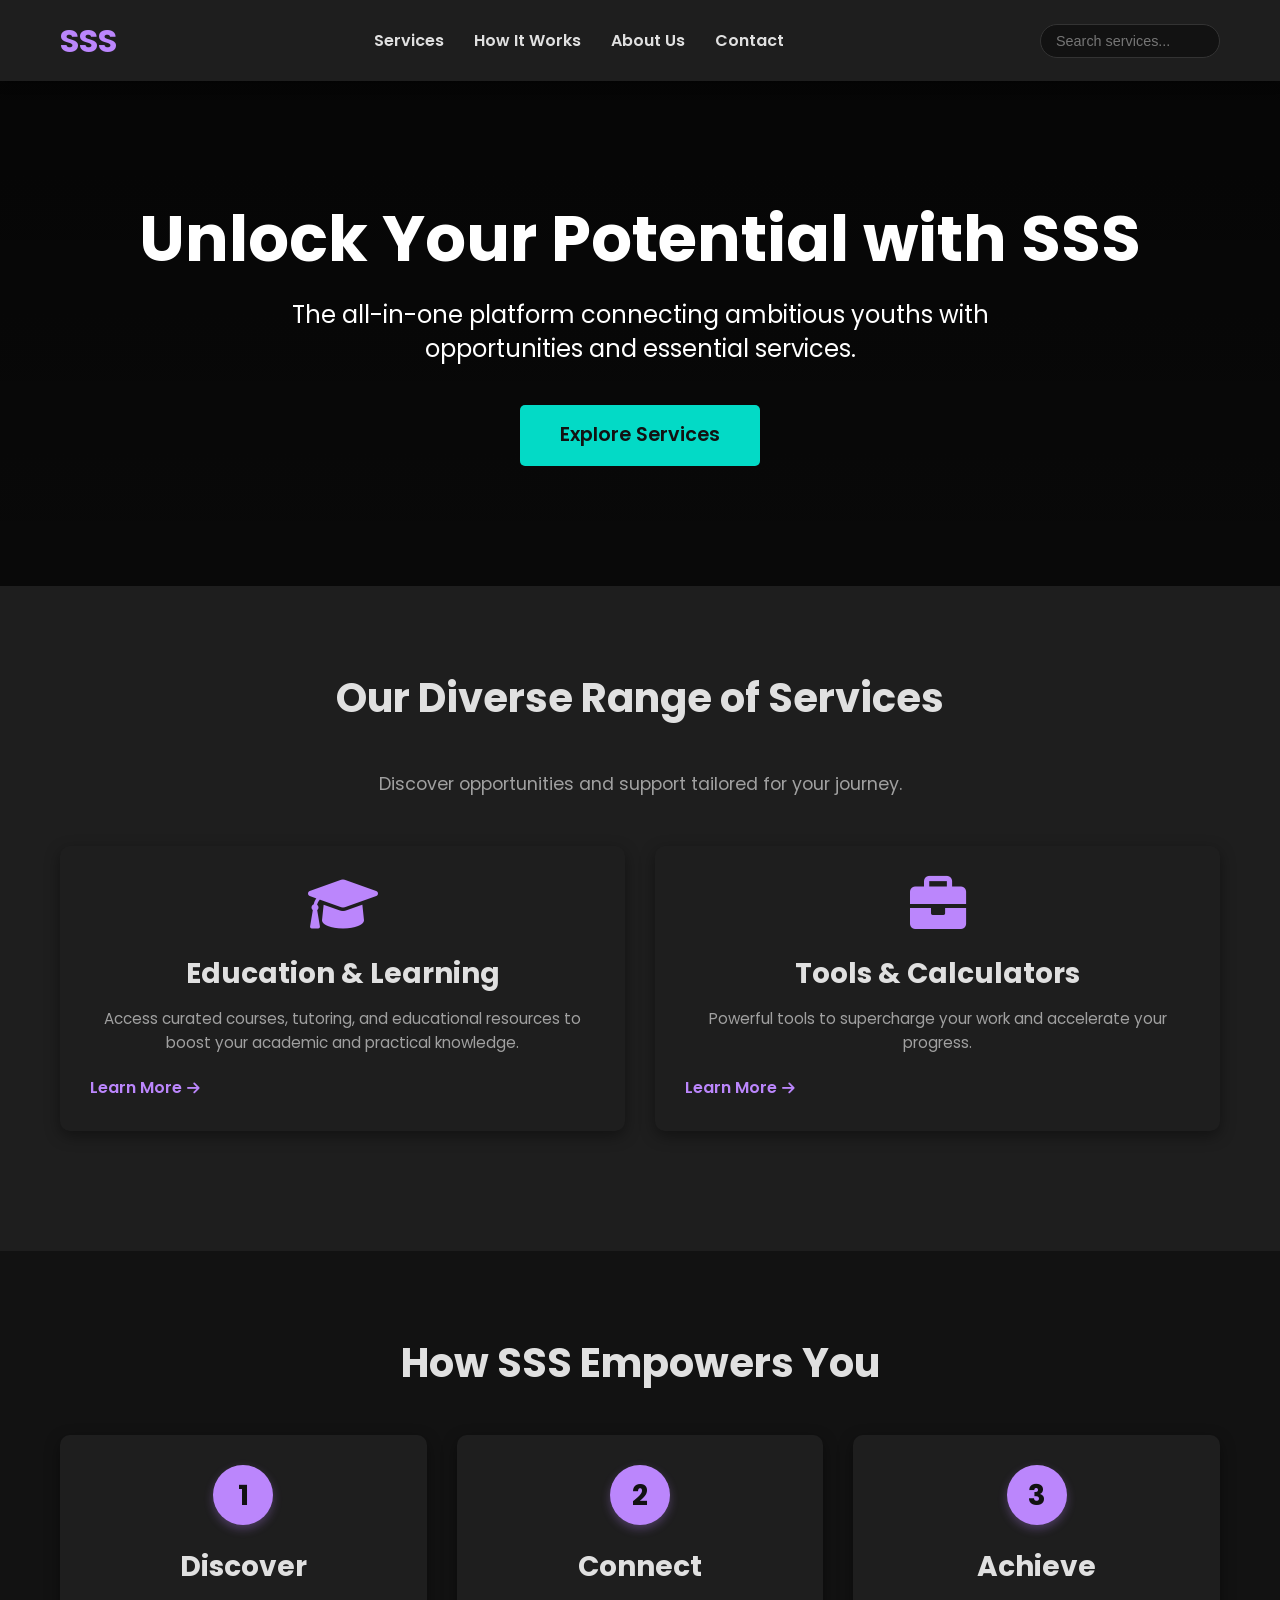
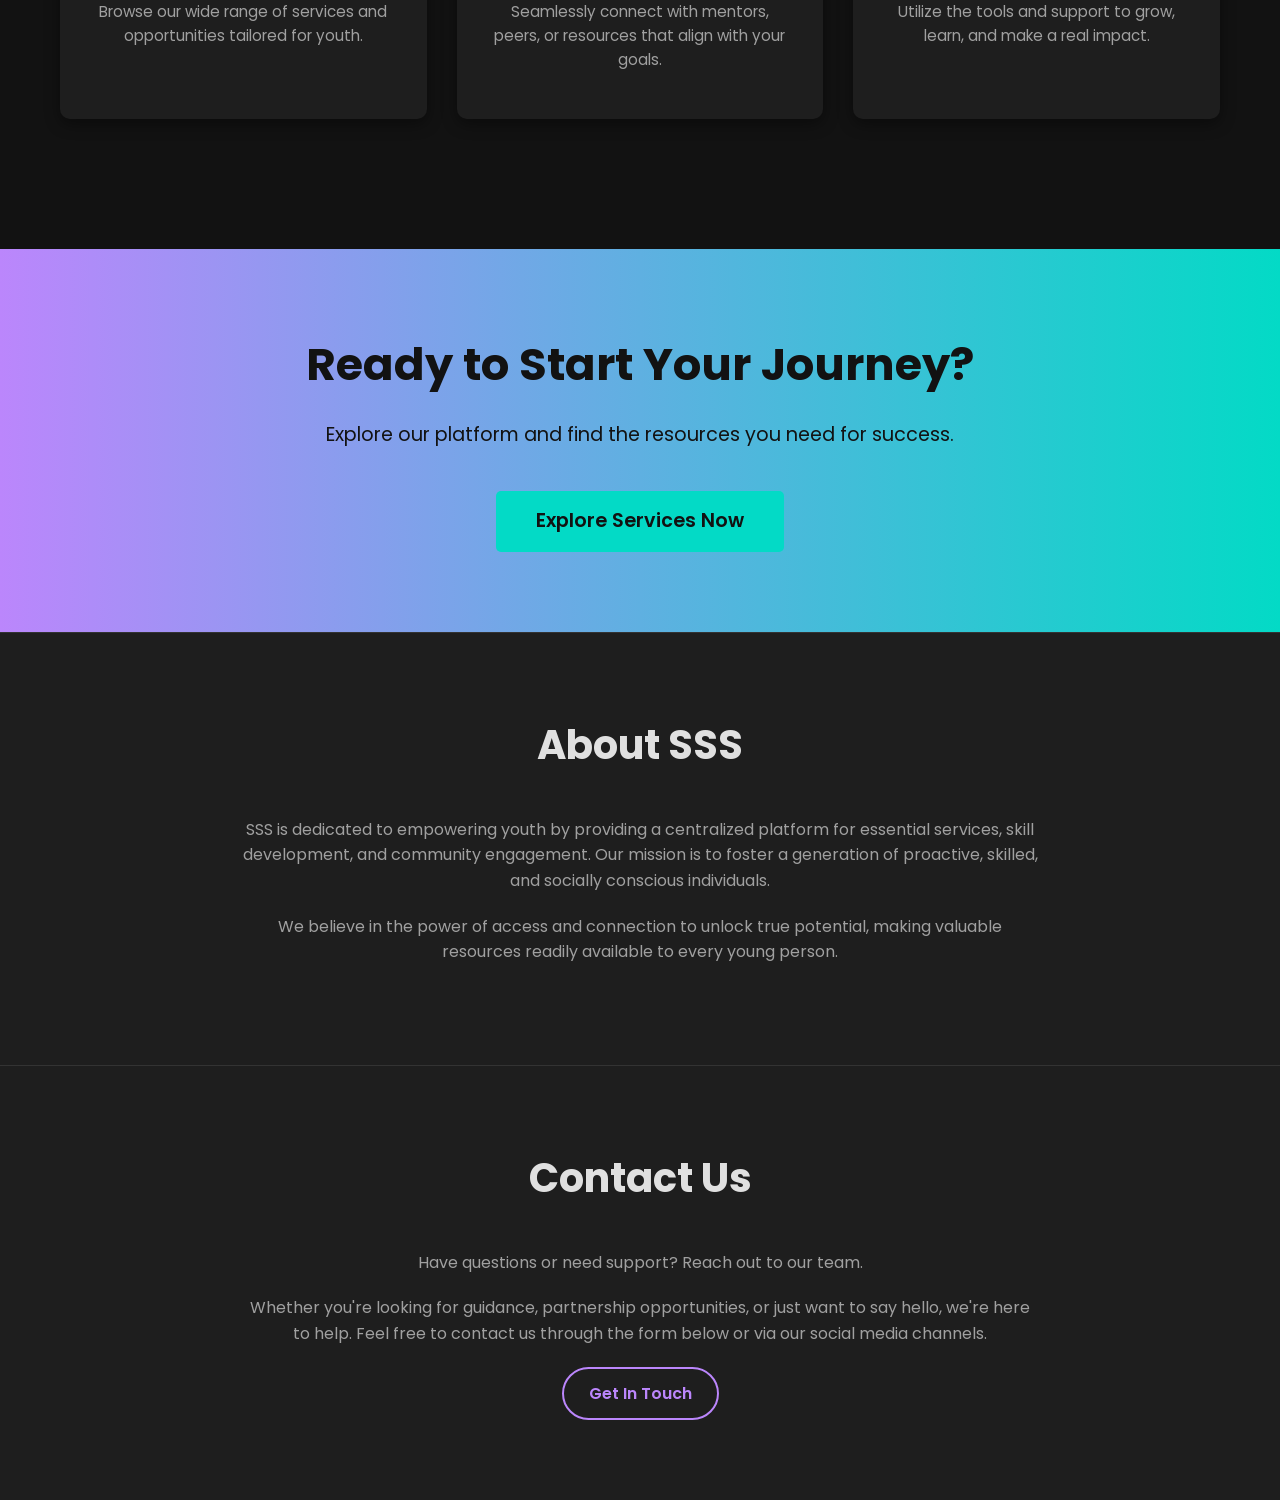
<file: docs/index.html>
<!DOCTYPE html>
<html lang="en">
<head>
    <meta charset="UTF-8">
    <meta name="viewport" content="width=device-width, initial-scale=1.0">
    <title>SSS - Empowering Youth, One Service at a Time</title>
    <link href="https://fonts.googleapis.com/css2?family=Poppins:wght@300;400;600;700&display=swap" rel="stylesheet">
    <link rel="stylesheet" href="https://cdnjs.cloudflare.com/ajax/libs/font-awesome/6.0.0-beta3/css/all.min.css">

<div id="container-0bacbccf37ad1388e724653876b2fac1"></div>
    <style>
        /* Basic Resets & Typography */
        :root {
            /* Dark Theme Colors */
            --primary-color: #bb86fc; /* A vibrant, light purple for accents/interactivity */
            --secondary-color: #03dac6; /* A contrasting teal for secondary accents */
            --background-color: #121212; /* Very dark grey for background */
            --surface-color: #1e1e1e;   /* Slightly lighter dark grey for cards/sections */
            --text-color: #e0e0e0;     /* Light grey for main text */
            --light-text-color: #a0a0a0; /* Muted grey for secondary text */
            --border-color: #333333;    /* Darker grey for borders */
            --shadow-color: rgba(0, 0, 0, 0.4); /* More pronounced shadow on dark background */
            --white-color: #ffffff;    /* Pure white (used sparingly for contrast) */

            --hover-effect: translateY(-3px);
        }

        * {
            margin: 0;
            padding: 0;
            box-sizing: border-box;
        }

        body {
            font-family: 'Poppins', sans-serif;
            line-height: 1.6;
            color: var(--text-color);
            background-color: var(--background-color);
            overflow-x: hidden; /* Prevent horizontal scroll */
        }

        .container {
            max-width: 1200px;
            margin: 0 auto;
            padding: 0 20px;
        }

        a {
            text-decoration: none;
            color: var(--primary-color);
            transition: color 0.3s ease;
        }

        a:hover {
            color: var(--secondary-color);
        }

        ul {
            list-style: none;
        }

        h1, h2, h3 {
            margin-bottom: 1rem;
            font-weight: 700;
        }

        h1 {
            font-size: 3.5rem;
            line-height: 1.2;
            color: var(--white-color); /* Hero title remains white for strong contrast */
        }

        h2 {
            font-size: 2.5rem;
            text-align: center;
            margin-bottom: 2.5rem;
            color: var(--text-color);
        }

        h3 {
            font-size: 1.75rem;
        }

        p {
            margin-bottom: 1rem;
        }

        .section-description {
            text-align: center;
            max-width: 700px;
            margin: 0 auto 3rem auto;
            color: var(--light-text-color);
            font-size: 1.1rem;
        }

        .text-center {
            text-align: center;
        }

        /* Buttons */
        .btn {
            display: inline-block;
            padding: 12px 25px;
            border-radius: 50px;
            font-weight: 600;
            text-align: center;
            transition: all 0.3s ease;
            cursor: pointer;
            border: none;
        }

        .btn-primary {
            background-color: var(--primary-color);
            color: var(--background-color); /* Text should be dark on primary */
        }

        .btn-primary:hover {
            background-color: #a46de5; /* Slightly darker primary on hover */
            color: var(--background-color);
        }

        .btn-secondary {
            background-color: transparent; /* Transparent background */
            color: var(--primary-color);
            border: 2px solid var(--primary-color);
        }

        .btn-secondary:hover {
            background-color: var(--primary-color);
            color: var(--background-color);
        }

        .btn-hero {
            padding: 15px 40px;
            font-size: 1.2rem;
            background-color: var(--secondary-color); /* Use secondary accent for hero */
            color: var(--background-color);
            border-radius: 5px; /* Slightly less rounded for hero */
        }

        .btn-hero:hover {
            background-color: #02c3b0; /* Darker secondary on hover */
            color: var(--background-color);
        }

        /* Header */
        .main-header {
            background-color: var(--surface-color); /* Dark surface for header */
            padding: 15px 0;
            box-shadow: 0 2px 10px var(--shadow-color);
            position: sticky;
            top: 0;
            z-index: 1000;
        }

        .main-header .container {
            display: flex;
            justify-content: space-between;
            align-items: center;
            flex-wrap: wrap; /* Allow wrapping for mobile */
        }

        .logo {
            font-size: 2rem;
            font-weight: 700;
            color: var(--primary-color);
        }

        .main-nav ul {
            display: flex;
            gap: 30px;
        }

        .main-nav a {
            color: var(--text-color);
            font-weight: 600;
            padding: 5px 0;
            position: relative;
        }

        .main-nav a::after {
            content: '';
            position: absolute;
            left: 0;
            bottom: -5px;
            width: 0;
            height: 2px;
            background-color: var(--primary-color);
            transition: width 0.3s ease;
        }

        .main-nav a:hover::after {
            width: 100%;
        }

        .header-actions {
            display: flex;
            align-items: center;
            gap: 15px;
        }

        .header-actions input[type="search"] {
            padding: 8px 15px;
            border: 1px solid var(--border-color);
            border-radius: 50px;
            font-size: 0.9rem;
            width: 180px;
            background-color: var(--background-color); /* Dark input background */
            color: var(--text-color); /* Light text color */
            transition: width 0.3s ease;
        }

        .header-actions input[type="search"]:focus {
            width: 220px;
            outline: none;
            border-color: var(--primary-color);
        }

        .menu-toggle {
            display: none; /* Hidden on desktop */
            background: none;
            border: none;
            font-size: 1.8rem;
            color: var(--text-color);
            cursor: pointer;
        }

        /* Hero Section */
        .hero-section {
            /* Using darker gradient for dark theme */
            background: linear-gradient(rgba(0, 0, 0, 0.7), rgba(0, 0, 0, 0.5)), url('https://via.placeholder.com/1600x800/212121/e0e0e0?text=Empower+Youth') no-repeat center center/cover;
            color: var(--white-color);
            text-align: center;
            padding: 120px 20px;
            min-height: 500px;
            display: flex;
            align-items: center;
            justify-content: center;
        }

        .hero-section h1 {
            font-size: 4rem;
            margin-bottom: 20px;
        }

        .hero-section .tagline {
            font-size: 1.5rem;
            max-width: 800px;
            margin: 0 auto 40px auto;
            line-height: 1.4;
        }

        /* General Section Styling */
        section {
            padding: 80px 0;
        }

        section:nth-child(even) {
            background-color: var(--surface-color); /* Use surface color for alternating sections */
        }

        /* Services Overview */
        .services-overview .service-grid {
            display: grid;
            grid-template-columns: repeat(auto-fit, minmax(300px, 1fr));
            gap: 30px;
            margin-bottom: 40px;
        }

        .service-card {
            background-color: var(--surface-color); /* Card background */
            padding: 30px;
            border-radius: 10px;
            box-shadow: 0 5px 15px var(--shadow-color);
            text-align: center;
            transition: transform 0.3s ease, box-shadow 0.3s ease;
            display: flex;
            flex-direction: column;
            justify-content: space-between;
        }

        .service-card:hover {
            transform: var(--hover-effect);
            box-shadow: 0 8px 20px rgba(0, 0, 0, 0.6); /* Darker shadow on hover */
        }

        .service-icon {
            font-size: 3.5rem;
            color: var(--primary-color); /* Icons use primary color */
            margin-bottom: 20px;
        }

        .service-card h3 {
            margin-bottom: 10px;
            color: var(--text-color);
        }

        .service-card p {
            color: var(--light-text-color);
            font-size: 0.95rem;
            flex-grow: 1; /* Allows paragraphs to take equal space */
            margin-bottom: 20px;
        }

        .service-card .learn-more {
            font-weight: 600;
            display: inline-flex;
            align-items: center;
            gap: 5px;
        }

        .service-card .learn-more i {
            font-size: 0.9em;
            transition: transform 0.3s ease;
        }

        .service-card .learn-more:hover i {
            transform: translateX(5px);
        }

        .service-card.coming-soon {
            opacity: 0.7;
            background-color: #2a2a2a; /* Slightly different dark background for coming soon */
            position: relative;
            overflow: hidden;
        }

        .service-card.coming-soon .status {
            position: absolute;
            top: 15px;
            right: 15px;
            background-color: var(--light-text-color); /* Muted status color */
            color: var(--background-color);
            padding: 5px 10px;
            border-radius: 5px;
            font-size: 0.8rem;
            font-weight: 600;
        }

        .service-card.coming-soon .service-icon {
            color: var(--light-text-color); /* Muted icon for coming soon */
        }

        .service-card.coming-soon .learn-more {
            pointer-events: none; /* Disable click */
            opacity: 0.5;
        }


        /* How It Works */
        .how-it-works .steps-grid {
            display: grid;
            grid-template-columns: repeat(auto-fit, minmax(280px, 1fr));
            gap: 30px;
            margin-top: 2rem;
        }

        .step-card {
            background-color: var(--surface-color); /* Card background */
            padding: 30px;
            border-radius: 10px;
            box-shadow: 0 5px 15px var(--shadow-color);
            text-align: center;
            transition: transform 0.3s ease;
        }

        .step-card:hover {
            transform: var(--hover-effect);
        }

        .step-number {
            width: 60px;
            height: 60px;
            background-color: var(--primary-color);
            color: var(--background-color); /* Number text is dark on primary */
            border-radius: 50%;
            display: flex;
            justify-content: center;
            align-items: center;
            font-size: 1.8rem;
            font-weight: 700;
            margin: 0 auto 20px auto;
            box-shadow: 0 4px 10px rgba(187, 134, 252, 0.3); /* Shadow based on primary color */
        }

        .step-card h3 {
            color: var(--text-color);
            margin-bottom: 10px;
        }

        .step-card p {
            color: var(--light-text-color);
            font-size: 0.95rem;
        }

        /* Call to Action Banner */
        .call-to-action-banner {
            /* Gradient blend with primary and secondary accents */
            background: linear-gradient(to right, var(--primary-color), var(--secondary-color));
            color: var(--background-color); /* Text is dark on bright gradient */
            text-align: center;
            padding: 80px 20px;
            margin-top: 50px;
        }

        .call-to-action-banner h2 {
            color: var(--background-color); /* Headings are dark for contrast */
            font-size: 2.8rem;
            margin-bottom: 20px;
        }

        .call-to-action-banner p {
            font-size: 1.2rem;
            max-width: 700px;
            margin: 0 auto 40px auto;
        }

        /* Placeholder Sections */
        .placeholder-section {
            padding: 80px 0;
            text-align: center;
            background-color: var(--surface-color); /* Use surface color for sections */
            border-top: 1px solid var(--border-color);
        }

        .placeholder-section h2 {
            color: var(--text-color);
        }

        .placeholder-section p {
            max-width: 800px;
            margin: 0 auto 20px auto;
            color: var(--light-text-color);
        }

        /* Footer */
        .main-footer {
            background-color: var(--background-color); /* Dark background for footer */
            color: var(--light-text-color);
            padding: 60px 0 20px 0;
            font-size: 0.9rem;
            border-top: 1px solid var(--border-color);
        }

        .main-footer .footer-links {
            display: grid;
            grid-template-columns: repeat(auto-fit, minmax(200px, 1fr));
            gap: 30px;
            margin-bottom: 40px;
        }

        .footer-col h4 {
            font-size: 1.1rem;
            margin-bottom: 20px;
            color: var(--primary-color); /* Footer headings use primary color */
            position: relative;
        }

        .footer-col h4::before {
            content: '';
            position: absolute;
            left: 0;
            bottom: -5px;
            height: 2px;
            width: 50px;
            background-color: var(--secondary-color); /* Underline uses secondary color */
        }

        .footer-col ul li:not(:last-child) {
            margin-bottom: 10px;
        }

        .footer-col ul a {
            color: var(--light-text-color);
            opacity: 0.7;
            transition: opacity 0.3s ease;
        }

        .footer-col ul a:hover {
            opacity: 1;
            color: var(--primary-color); /* Links light up on hover */
        }

        .social-icons a {
            display: inline-block;
            width: 40px;
            height: 40px;
            background-color: rgba(255, 255, 255, 0.1); /* Subtle transparent background */
            margin: 0 10px 10px 0;
            text-align: center;
            line-height: 40px;
            border-radius: 50%;
            color: var(--text-color);
            transition: all 0.3s ease;
        }

        .social-icons a:hover {
            background-color: var(--primary-color); /* Primary color on social icon hover */
            color: var(--background-color);
        }

        .footer-bottom {
            text-align: center;
            padding-top: 20px;
            border-top: 1px solid var(--border-color);
            color: var(--light-text-color);
        }

        /* --- LOADER AND LAZY LOADING CSS --- */

        /* Loader Overlay */
        #loader-overlay {
            position: fixed;
            top: 0;
            left: 0;
            width: 100%;
            height: 100%;
            background-color: var(--background-color); /* Loader background matches site background */
            display: flex;
            justify-content: center;
            align-items: center;
            z-index: 9999; /* Ensure it's on top of everything */
            transition: opacity 0.5s ease-out, visibility 0.5s ease-out;
            opacity: 1;
            visibility: visible;
        }

        #loader-overlay.hidden {
            opacity: 0;
            visibility: hidden;
            pointer-events: none; /* Allows clicks through once hidden */
        }

        /* Loader Animation (Spinner) */
        .spinner {
            border: 8px solid rgba(255, 255, 255, 0.1); /* Lighter border for dark theme */
            border-left-color: var(--primary-color); /* Use primary color for spinner */
            border-radius: 50%;
            width: 60px;
            height: 60px;
            animation: spin 1.2s linear infinite;
        }

        @keyframes spin {
            0% { transform: rotate(0deg); }
            100% { transform: rotate(360deg); }
        }

        /* Initial Hide for Content (revealed by JS after loader) */
        body.loading #main-content {
            opacity: 0;
            transition: opacity 0.5s ease-in;
        }

        body:not(.loading) #main-content {
            opacity: 1;
        }

        /* Lazy Load Styling for Images (if you add images later) */
        img:not(.lazy-loaded) {
            filter: blur(5px) brightness(0.7); /* Optional: blur and slightly dim for dark theme */
            transition: filter 0.5s ease-in;
        }

        img.lazy-loaded {
            filter: blur(0) brightness(1);
        }

        /* --- GOOD ANIMATIONS --- */

        /* 1. Subtle Fade-In on Scroll (or when element appears) */
        .fade-in-element {
            opacity: 0;
            transform: translateY(20px);
            transition: opacity 0.6s ease-out, transform 0.6s ease-out;
        }

        .fade-in-element.fade-in-visible {
            opacity: 1;
            transform: translateY(0);
        }

        /* 2. Button Hover Effect (Slight Pop/Scale) */
        .btn {
            transition: transform 0.2s ease-out, box-shadow 0.2s ease-out;
        }

        .btn:hover {
            transform: translateY(-2px) scale(1.02); /* Lifts slightly and scales a bit */
            box-shadow: 0 4px 8px var(--shadow-color); /* Uses theme shadow */
        }

        /* 3. Card Hover Effect (Lift and Shadow) */
        .service-card, .step-card {
            transition: transform 0.3s ease-out, box-shadow 0.3s ease-out;
        }

        .service-card:hover, .step-card:hover {
            transform: translateY(-5px); /* Lifts the card up */
            box-shadow: 0 10px 20px rgba(0, 0, 0, 0.6); /* More pronounced shadow */
        }

        /* 4. Text Highlight/Underline on Hover for Nav Links */
        .main-nav a {
            position: relative; /* Needed for pseudo-elements */
            overflow: hidden; /* Ensures the underline grows from the inside */
            transition: color 0.3s ease; /* Smooth color change on hover */
        }

        .main-nav a::after {
            content: '';
            position: absolute;
            bottom: -2px; /* Position below the text */
            left: 0;
            width: 100%; /* Initially spans the full width */
            height: 2px;
            background-color: var(--primary-color);
            transform: scaleX(0); /* Start scaled to 0 (hidden) */
            transform-origin: bottom right; /* Grow from right to left */
            transition: transform 0.3s ease-out; /* Animate the transform */
        }

        .main-nav a:hover::after {
            transform: scaleX(1); /* Scale to 1 (full width) */
            transform-origin: bottom left; /* Grow from left to right on hover */
        }

        /* 5. Icon Pulse/Bounce (for attention-grabbing icons) */
        @keyframes pulse {
            0% { transform: scale(1); }
            50% { transform: scale(1.05); } /* Slightly enlarge */
            100% { transform: scale(1); }
        }

        .icon-pulse {
            animation: pulse 2s infinite ease-in-out; /* Continuous pulse */
        }

        /* 6. Background Gradient Animation (for banners or hero sections) */
        .animated-gradient-bg {
            background: linear-gradient(135deg, var(--primary-color), var(--secondary-color), #6f42c1); /* Using theme colors */
            background-size: 400% 400%; /* Makes the gradient larger than the element */
            animation: gradientShift 15s ease infinite alternate; /* Animates the background position */
        }

        @keyframes gradientShift {
            0% { background-position: 0% 50%; }
            50% { background-position: 100% 50%; }
            100% { background-position: 0% 50%; }
        }

        /* 7. Shaking Input Field (for validation feedback) */
        @keyframes shake {
            0%, 100% { transform: translateX(0); }
            10%, 30%, 50%, 70%, 90% { transform: translateX(-5px); }
            20%, 40%, 60%, 80% { transform: translateX(5px); }
        }

        .input-error-shake {
            animation: shake 0.5s ease-in-out;
            border-color: #cf6679 !important; /* A common error color for dark themes */
        }

        /* 8. Spinner Variations (if you need other loaders) */
        @keyframes rotating-square {
            0% { transform: rotate(0deg) scale(1); border-radius: 0; }
            50% { transform: rotate(180deg) scale(1.2); border-radius: 50%; }
            100% { transform: rotate(360deg) scale(1); border-radius: 0; }
        }

        .rotating-square-loader {
            width: 50px;
            height: 50px;
            background-color: var(--primary-color);
            animation: rotating-square 2s infinite ease-in-out;
        }

        /* 9. Keyframe for Scroll-Triggered Text Animation (Word/Letter by Letter) */
        @keyframes textRevealUp {
            0% {
                opacity: 0;
                transform: translateY(20px);
            }
            100% {
                opacity: 1;
                transform: translateY(0);
            }
        }

        .section-title.animated-title {
            animation: textRevealUp 0.8s ease-out forwards;
        }

        /* Responsive Design */
        @media (max-width: 992px) {
            .main-nav ul {
                gap: 20px;
            }
            .hero-section h1 {
                font-size: 3rem;
            }
            .hero-section .tagline {
                font-size: 1.3rem;
            }
            h2 {
                font-size: 2rem;
            }
            .service-card, .step-card {
                padding: 25px;
            }
            .service-icon {
                font-size: 3rem;
            }
            .step-number {
                width: 50px;
                height: 50px;
                font-size: 1.5rem;
            }
        }

        @media (max-width: 768px) {
            .main-header .container {
                flex-wrap: nowrap;
                justify-content: space-between;
            }
            .main-nav {
                display: none; /* Hide by default on mobile */
                flex-direction: column;
                width: 100%;
                position: absolute;
                top: 80px; /* Adjust based on header height */
                left: 0;
                background-color: var(--surface-color); /* Dark surface for mobile nav */
                box-shadow: 0 5px 10px var(--shadow-color);
                padding: 20px;
                text-align: center;
                z-index: 999;
            }
            .main-nav.active {
                display: flex; /* Show when active */
            }
            .main-nav ul {
                flex-direction: column;
                gap: 15px;
            }
            .main-nav a {
                padding: 10px 0;
                border-bottom: 1px solid var(--border-color);
            }
            .main-nav a:last-child {
                border-bottom: none;
            }
            .main-nav a::after {
                display: none; /* Hide hover effect on mobile */
            }

            .header-actions { /* These are now just for the search bar on mobile */
                display: none; /* Hide by default on mobile */
                flex-direction: column;
                width: 100%;
                position: absolute;
                top: calc(80px + 20px); /* Below main nav if active */
                left: 0;
                background-color: var(--surface-color); /* Dark surface for mobile search */
                box-shadow: 0 5px 10px var(--shadow-color);
                padding: 20px;
                text-align: center;
                gap: 10px;
                z-index: 998;
            }
            .header-actions.active {
                display: flex; /* Show when active */
            }
            .header-actions input[type="search"] {
                width: 90%;
                margin-bottom: 0; /* No margin if only search bar */
            }
            .menu-toggle {
                display: block; /* Show menu toggle button */
            }

            .hero-section {
                padding: 80px 20px;
            }
            .hero-section h1 {
                font-size: 2.5rem;
            }
            .hero-section .tagline {
                font-size: 1.1rem;
            }
            h2 {
                font-size: 1.8rem;
            }
            section {
                padding: 60px 0;
            }
            .footer-links {
                grid-template-columns: 1fr;
                text-align: center;
            }
            .footer-col h4::before {
                left: 50%;
                transform: translateX(-50%);
            }
            .social-icons {
                justify-content: center;
                display: flex;
            }
        }

        @media (max-width: 480px) {
            .hero-section h1 {
                font-size: 2rem;
            }
            .hero-section .tagline {
                font-size: 1rem;
            }
            .btn-hero {
                padding: 12px 30px;
                font-size: 1rem;
            }
            h2 {
                font-size: 1.5rem;
            }
            .service-grid {
                grid-template-columns: 1fr;
            }
            .steps-grid {
                grid-template-columns: 1fr;
            }
            .call-to-action-banner h2 {
                font-size: 2rem;
            }
            .call-to-action-banner p {
                font-size: 1rem;
            }
        }

        /* Accessibility: Reduce motion for users who prefer it */
        @media (prefers-reduced-motion: reduce) {
            .fade-in-element,
            .btn,
            .service-card,
            .step-card,
            .main-nav a::after,
            .icon-pulse,
            .animated-gradient-bg,
            .rotating-square-loader {
                animation: none !important;
                transition: none !important;
                transform: none !important;
                opacity: 1 !important;
            }

            #loader-overlay {
                transition: none !important;
                opacity: 0 !important;
                visibility: hidden !important;
            }

            .fade-in-element {
                opacity: 1;
                transform: translateY(0);
            }
        }
    </style>
</head>
<body class="loading">
    <div id="loader-overlay">
        <div class="spinner"></div>
    </div>

    <div id="main-content">
        <header class="main-header">
            <div class="container">
                <div class="logo">SSS</div>
                <nav class="main-nav">
                    <ul>
                        <li><a href="#services">Services</a></li>
                        <li><a href="#how-it-works">How It Works</a></li>
                        <li><a href="#about">About Us</a></li>
                        <li><a href="#contact">Contact</a></li>
                    </ul>
                </nav>
                <div class="header-actions">
                    <input type="search" placeholder="Search services...">
                </div>
                <button class="menu-toggle" aria-label="Toggle navigation">
                    <i class="fas fa-bars"></i>
                </button>
            </div>
        </header>

        <main>
            <section class="hero-section">
                <div class="container">
                    <h1>Unlock Your Potential with SSS</h1>
                    <p class="tagline">The all-in-one platform connecting ambitious youths with opportunities and essential services.</p>
                    <a href="#services" class="btn btn-hero">Explore Services</a>
                </div>
            </section>

            <section id="services" class="services-overview">
                <div class="container">
                    <h2>Our Diverse Range of Services</h2>
                    <p class="section-description">Discover opportunities and support tailored for your journey.</p>
                    <div class="service-grid">
                        <div class="service-card">
                            <i class="fas fa-graduation-cap service-icon"></i>
                            <h3>Education & Learning</h3>
                            <p>Access curated courses, tutoring, and educational resources to boost your academic and practical knowledge.</p>
                            <a href="education.html" class="learn-more">Learn More <i class="fas fa-arrow-right"></i></a>
                        </div>
                        <div class="service-card">
                            <i class="fas fa-briefcase service-icon" aria-hidden="true"></i>
                            <h3>Tools & Calculators</h3>
                            <p>Powerful tools to supercharge your work and accelerate your progress.</p>
                            <a href="tools.html" class="learn-more" aria-label="Learn more about tools and calculators">
                              Learn More <i class="fas fa-arrow-right" aria-hidden="true"></i>
                            </a>
                          </div>
                          
                      
            </section>

            <section id="how-it-works" class="how-it-works">
                <div class="container">
                    <h2>How SSS Empowers You</h2>
                    <div class="steps-grid">
                        <div class="step-card">
                            <div class="step-number">1</div>
                            <h3>Discover</h3>
                            <p>Browse our wide range of services and opportunities tailored for youth.</p>
                        </div>
                        <div class="step-card">
                            <div class="step-number">2</div>
                            <h3>Connect</h3>
                            <p>Seamlessly connect with mentors, peers, or resources that align with your goals.</p>
                        </div>
                        <div class="step-card">
                            <div class="step-number">3</div>
                            <h3>Achieve</h3>
                            <p>Utilize the tools and support to grow, learn, and make a real impact.</p>
                        </div>
                    </div>
                </div>
            </section>

            <section class="call-to-action-banner">
                <div class="container">
                    <h2>Ready to Start Your Journey?</h2>
                    <p>Explore our platform and find the resources you need for success.</p>
                    <a href="#services" class="btn btn-hero">Explore Services Now</a>
                </div>
            </section>

            <section id="about" class="placeholder-section">
                <div class="container">
                    <h2>About SSS</h2>
                    <p>SSS is dedicated to empowering youth by providing a centralized platform for essential services, skill development, and community engagement. Our mission is to foster a generation of proactive, skilled, and socially conscious individuals.</p>
                    <p>We believe in the power of access and connection to unlock true potential, making valuable resources readily available to every young person.</p>
                </div>
            </section>

            <section id="contact" class="placeholder-section">
                <div class="container">
                    <h2>Contact Us</h2>
                    <p>Have questions or need support? Reach out to our team.</p>
                    <p>Whether you're looking for guidance, partnership opportunities, or just want to say hello, we're here to help. Feel free to contact us through the form below or via our social media channels.</p>
                    <a href="#" class="btn btn-secondary">Get In Touch</a>
                </div>
            </section>
        </main>

<!--         <footer class="main-footer">
            <div class="container">
                <div class="footer-links">
                    <div class="footer-col">
                        <h4>SSS</h4>
                        <ul>
                            <li><a href="#">About Us</a></li>
                            <li><a href="#">Careers</a></li>
                            <li><a href="#">Blog</a></li>
                        </ul>
                    </div>
                    <div class="footer-col">
                        <h4>Services</h4>
                        <ul>
                            <li><a href="#">Education & Learning</a></li>
                            <li><a href="#">Career Development</a></li>
                            <li><a href="#">Community Initiatives</a></li>
                            <li><a href="#">Innovation Hub</a></li>
                        </ul>
                    </div>
                    <div class="footer-col">
                        <h4>Support</h4>
                        <ul>
                            <li><a href="#">FAQ</a></li>
                            <li><a href="#">Help Center</a></li>
                            <li><a href="#">Privacy Policy</a></li>
                            <li><a href="#">Terms of Service</a></li>
                        </ul>
                    </div>
                    <div class="footer-col">
                        <h4>Connect</h4>
                        <div class="social-icons">
                            <a href="#"><i class="fab fa-facebook-f"></i></a>
                            <a href="#"><i class="fab fa-twitter"></i></a>
                            <a href="#"><i class="fab fa-instagram"></i></a>
                            <a href="#"><i class="fab fa-linkedin-in"></i></a>
                        </div>
                    </div>
                </div>
                <div class="footer-bottom">
                    <p>&copy; 2025 SSS. All rights reserved.</p>
                </div> -->
            </div>
        </footer>
    </div>

    <script>
        // --- JAVASCRIPT FOR LOADER AND LAZY LOADING ---

        // 1. Loader Logic
        window.addEventListener('load', () => {
            const loaderOverlay = document.getElementById('loader-overlay');
            const mainContent = document.getElementById('main-content');
            const body = document.body;

            // Simulate a minimum load time for effect (remove in production if not needed)
            setTimeout(() => {
                loaderOverlay.classList.add('hidden'); // Fade out loader
                body.classList.remove('loading'); // Allow main content to become visible
                // Optional: Remove loader from DOM after transition
                loaderOverlay.addEventListener('transitionend', () => {
                    loaderOverlay.remove();
                }, { once: true });
            }, 500); // Adjust this delay as needed (e.g., 500ms = 0.5 seconds)
        });

        // 2. Lazy Loading for Images (Example)
        document.addEventListener("DOMContentLoaded", function() {
            const lazyImages = document.querySelectorAll('img.lazy');

            if ('IntersectionObserver' in window) {
                let lazyImageObserver = new IntersectionObserver(function(entries, observer) {
                    entries.forEach(function(entry) {
                        if (entry.isIntersecting) {
                            let lazyImage = entry.target;
                            if (lazyImage.dataset.src) { // Check if data-src exists
                                lazyImage.src = lazyImage.dataset.src;
                                lazyImage.removeAttribute('data-src'); // Clean up
                                lazyImage.classList.add('lazy-loaded');
                            }
                            lazyImageObserver.unobserve(lazyImage);
                        }
                    });
                }, {
                    threshold: 0.1 // Load when 10% of image is visible
                });

                lazyImages.forEach(function(lazyImage) {
                    lazyImageObserver.observe(lazyImage);
                });
            } else {
                // Fallback for browsers that don't support IntersectionObserver
                lazyImages.forEach(function(lazyImage) {
                    if (lazyImage.dataset.src) {
                        lazyImage.src = lazyImage.dataset.src;
                        lazyImage.classList.add('lazy-loaded');
                    }
                });
            }
        });

        // 3. Fade-In on Scroll (similar to lazy loading)
        document.addEventListener("DOMContentLoaded", function() {
            const fadeElements = document.querySelectorAll('.fade-in-element');

            if ('IntersectionObserver' in window) {
                let observer = new IntersectionObserver(function(entries, observer) {
                    entries.forEach(function(entry) {
                        if (entry.isIntersecting) {
                            entry.target.classList.add('fade-in-visible');
                            observer.unobserve(entry.target); // Stop observing once visible
                        }
                    });
                }, {
                    threshold: 0.1 // Trigger when 10% of the element is visible
                });

                fadeElements.forEach(function(element) {
                    observer.observe(element);
                });
            } else {
                // Fallback for browsers without IntersectionObserver (just show everything)
                fadeElements.forEach(function(element) {
                    element.classList.add('fade-in-visible');
                });
            }
        });

        // 4. Simple JavaScript for mobile menu toggle (existing)
        const menuToggle = document.querySelector('.menu-toggle');
        const mainNav = document.querySelector('.main-nav');
        const headerActions = document.querySelector('.header-actions');

        menuToggle.addEventListener('click', () => {
            mainNav.classList.toggle('active');
            headerActions.classList.toggle('active');
        });
    </script>
</body>
</html>
</file>
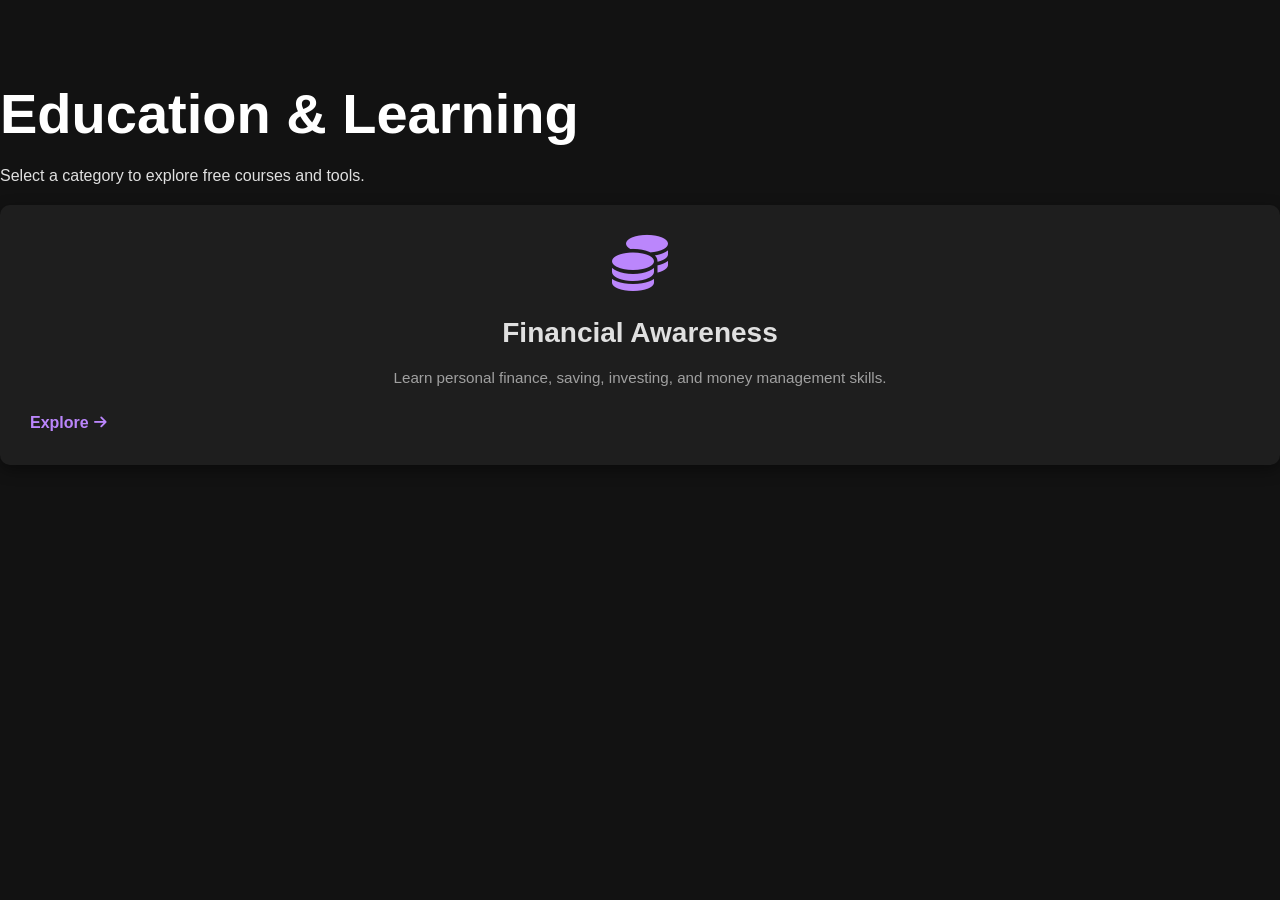
<file: docs/education.html>
<!DOCTYPE html>
<html lang="en">
<head>
  <meta charset="UTF-8">
  <title>Education & Learning</title>
  <link rel="stylesheet" href="style.css">
  <link rel="stylesheet" href="https://cdnjs.cloudflare.com/ajax/libs/font-awesome/6.5.0/css/all.min.css">
</head>
<body>
  <section class="course-sectors">
    <h1>Education & Learning</h1>
    <p>Select a category to explore free courses and tools.</p>

    <div class="sector-grid">

      <!-- Financial Education -->
      <div class="service-card">
        <i class="fas fa-coins service-icon"></i>
        <h3>Financial Awareness</h3>
        <p>Learn personal finance, saving, investing, and money management skills.</p>
        <a href="fin_ed.html" class="learn-more">Explore <i class="fas fa-arrow-right"></i></a>
      </div>



    </div>
  </section>
</body>
</html>
</file>
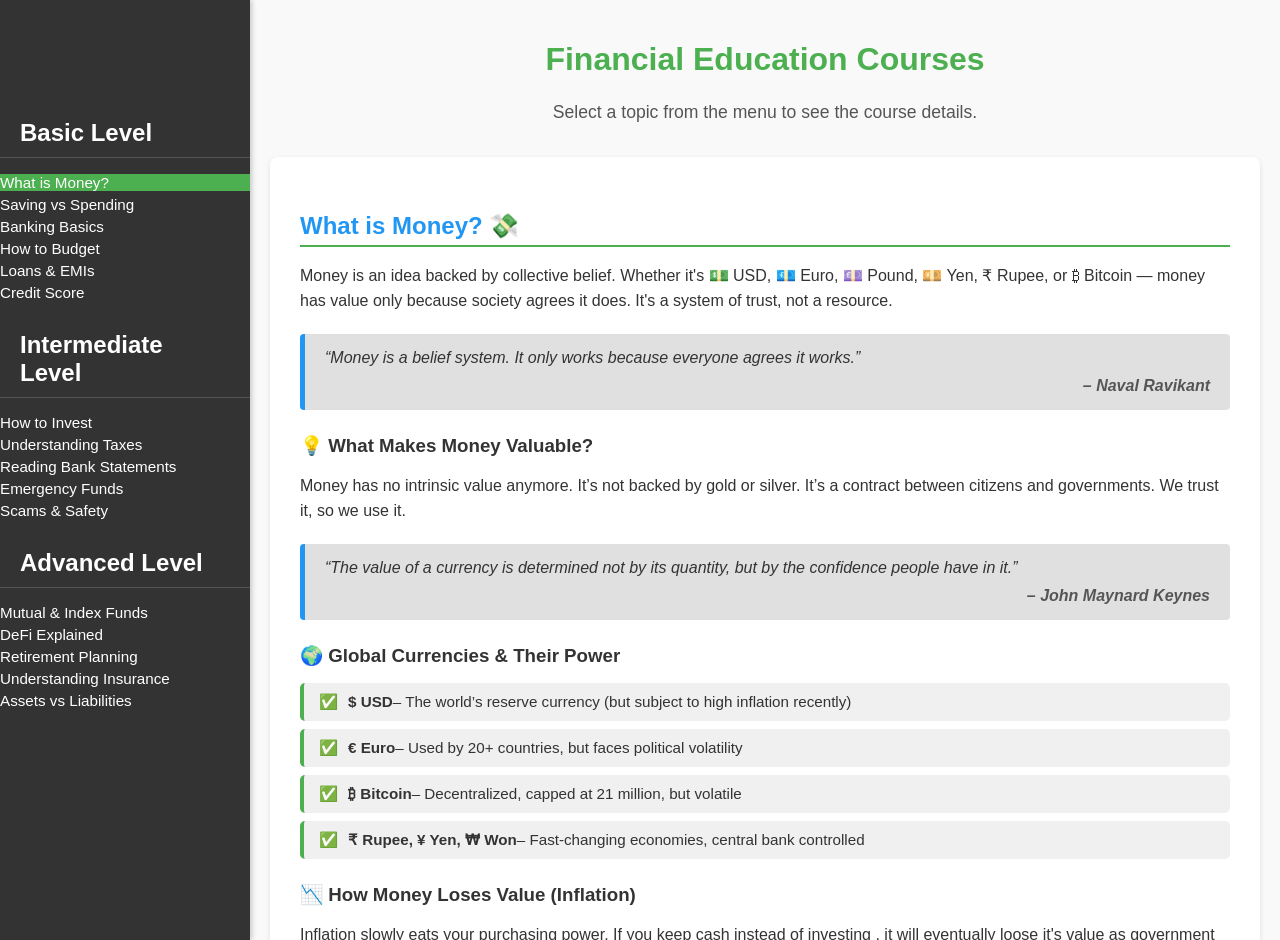
<file: docs/fin_ed.html>
<!DOCTYPE html>
<html lang="en">
<head>
  <meta charset="UTF-8" />
  <meta name="viewport" content="width=device-width, initial-scale=1" />
  <title>Financial Education Courses</title>
  <link
    rel="stylesheet"
    href="https://cdnjs.cloudflare.com/ajax/libs/font-awesome/6.5.0/css/all.min.css"
  />
  <link
    rel="stylesheet"
    href="sty.css"
  />
</head>
<body>
  <nav>
    <h3>Note: Don't consider it a financial advice. </h3>
    <h2>Basic Level</h2>
    <ul>
      <li><button data-course="money">What is Money?</button></li>
      <li><button data-course="saving">Saving vs Spending</button></li>
      <li><button data-course="banking">Banking Basics</button></li>
      <li><button data-course="budgeting">How to Budget</button></li>
      <li><button data-course="loan-emi">Loans & EMIs</button></li>
      <li><button data-course="credit">Credit Score</button></li>

    </ul>

    <h2>Intermediate Level</h2>
    <ul>
      <li><button data-course="invest">How to Invest</button></li>
      <li><button data-course="taxes">Understanding Taxes</button></li>
      <li><button data-course="statement">Reading Bank Statements</button></li>
      <li><button data-course="emergency">Emergency Funds</button></li>
      <li><button data-course="scams">Scams & Safety</button></li>
    </ul>

    <h2>Advanced Level</h2>
    <ul>
      <li><button data-course="mutual">Mutual & Index Funds</button></li>
      <li><button data-course="defi">DeFi Explained</button></li>
      <li><button data-course="retirement">Retirement Planning</button></li>
      <li><button data-course="insurance">Understanding Insurance</button></li>
      <li><button data-course="assets">Assets vs Liabilities</button></li>
    </ul>
  </nav>

  <main>
    <h1>Financial Education Courses</h1>
    <p class="description">Select a topic from the menu to see the course details.</p>


    <style>

      </style>
      
      <section id="money" class="course-content">
        <h2>What is Money? 💸</h2>
      
        <p>Money is an idea backed by collective belief. Whether it's 💵 USD, 💶 Euro, 💷 Pound, 💴 Yen, ₹ Rupee, or ₿ Bitcoin — money has value only because society agrees it does. It's a system of trust, not a resource.</p>
      
        <div class="quote-box">
          “Money is a belief system. It only works because everyone agrees it works.”
          <div class="quote-author">– Naval Ravikant</div>
        </div>
      
        <h3>💡 What Makes Money Valuable?</h3>
        <p>Money has no intrinsic value anymore. It’s not backed by gold or silver. It’s a contract between citizens and governments. We trust it, so we use it.</p>
      
        <div class="quote-box">
          “The value of a currency is determined not by its quantity, but by the confidence people have in it.”
          <div class="quote-author">– John Maynard Keynes</div>
        </div>
      
        <h3>🌍 Global Currencies & Their Power</h3>
        <ul>
          <li><strong>$ USD</strong> – The world’s reserve currency (but subject to high inflation recently)</li>
          <li><strong>€ Euro</strong> – Used by 20+ countries, but faces political volatility</li>
          <li><strong>₿ Bitcoin</strong> – Decentralized, capped at 21 million, but volatile</li>
          <li><strong>₹ Rupee, ¥ Yen, ₩ Won</strong> – Fast-changing economies, central bank controlled</li>
        </ul>
      
        <h3>📉 How Money Loses Value (Inflation)</h3>
        <p>Inflation slowly eats your purchasing power. If you keep cash instead of investing , it will eventually loose it's value as government keep printing more money. Here’s how $100 in 1970 compares over time:</p>
        <ul>
          <li>💵 1970: $100 = ~400 burgers 🍔</li>
          <li>💵 2000: $100 = ~120 burgers 🍔</li>
          <li>💵 2024: $100 = ~50 burgers 🍔</li>
        </ul>
      
        <div class="quote-box">
          “If you don’t find a way to make money while you sleep, you will work until you die.”
          <div class="quote-author">– Warren Buffett</div>
        </div>
      
        <h3>🧠 Money’s True Roles</h3>
        <ul>
          <li><strong>Medium of Exchange</strong> – Helps you buy/sell without barter</li>
          <li><strong>Store of Value</strong> – You can save it, but it decays with inflation</li>
          <li><strong>Unit of Account</strong> – Makes comparing products & services easier</li>
        </ul>
      
        <div class="quote-box">
          “The poor and middle class work for money. The rich make money work for them.”
          <div class="quote-author">– Robert Kiyosaki</div>
        </div>
      
    
      
        <h3>🚀 Summary</h3>
        <p>Money is not real — it’s an agreement. Understand it, question it, master it. Because the rules of money control how we live.</p>
      </section>
      
      <script>
        const canvas = document.getElementById("moneyCanvas");
        const ctx = canvas.getContext("2d");
        const symbols = ["$", "€", "£", "¥", "₹", "₿"];
        const particles = [];
      
        class CurrencyParticle {
          constructor() {
            this.x = Math.random() * canvas.width;
            this.y = canvas.height + Math.random() * 100;
            this.symbol = symbols[Math.floor(Math.random() * symbols.length)];
            this.size = 20 + Math.random() * 15;
            this.speed = 0.5 + Math.random() * 1.5;
            this.alpha = Math.random() * 0.7 + 0.3;
          }
      
          draw() {
            ctx.font = `${this.size}px Arial`;
            ctx.fillStyle = `rgba(0, 255, 255, ${this.alpha})`;
            ctx.fillText(this.symbol, this.x, this.y);
          }
      
          update() {
            this.y -= this.speed;
            if (this.y < -this.size) {
              this.y = canvas.height + this.size;
              this.x = Math.random() * canvas.width;
              this.symbol = symbols[Math.floor(Math.random() * symbols.length)];
            }
          }
        }
      
        for (let i = 0; i < 35; i++) {
          particles.push(new CurrencyParticle());
        }
      
        function animate() {
          ctx.clearRect(0, 0, canvas.width, canvas.height);
          particles.forEach(p => {
            p.update();
            p.draw();
          });
          requestAnimationFrame(animate);
        }
      
        animate();
      </script>
      
      
 

      <section id="saving" class="course-content">
        <div class="content-box">
          <!-- All the detailed Saving vs Spending content goes here -->
          <h2>Saving vs Spending 💰</h2>
      
          <p>Imagine this: You earn ₹500 today. What do you do?</p>
          <ul>
            <li>Buy snacks, a skin in your favorite game, or a new t-shirt?</li>
            <li>Or do you save it for something bigger — like your own laptop, a course, or even a future trip?</li>
          </ul>
          <p>Every rupee has potential. Whether you <strong>spend it today</strong> or <strong>save it for tomorrow</strong> can shape your financial future.</p>
      
          <div class="quote-box">
            “Do not save what is left after spending, but spend what is left after saving.”  
            <div class="quote-author">– Warren Buffett</div>
          </div>
      
          <h3>🔍 Understanding the Two Sides</h3>
          <p><strong>Spending</strong> gives instant rewards. It feels good. But it's temporary.</p>
          <p><strong>Saving</strong> delays gratification, but it creates security, freedom, and power.</p>
      
          <table>
            <thead>
              <tr>
                <th>Spending</th>
                <th>Saving</th>
              </tr>
            </thead>
            <tbody>
              <tr>
                <td>Instant happiness 😄</td>
                <td>Delayed success 🚀</td>
              </tr>
              <tr>
                <td>Impulse-driven</td>
                <td>Goal-driven</td>
              </tr>
              <tr>
                <td>Reduces future options</td>
                <td>Increases future choices</td>
              </tr>
              <tr>
                <td>Often forgettable</td>
                <td>Often life-changing</td>
              </tr>
            </tbody>
          </table>
      
          <h3>💡 Why People Struggle to Save</h3>
          <ul>
            <li><strong>Instant Gratification:</strong> We want the pleasure now, not later.</li>
            <li><strong>Peer Pressure:</strong> Everyone's buying new things, so we do too.</li>
            <li><strong>Lack of Awareness:</strong> No one taught us how money works.</li>
            <li><strong>“I’ll start saving later” mindset:</strong> Time flies, money disappears.</li>
          </ul>
      
          <h3>📊 Simple Budget Rule: The 50/30/20 Formula</h3>
          <p>This rule helps balance your income:</p>
          <ul>
            <li><strong>50% Needs:</strong> Food, rent, transport, school.</li>
            <li><strong>30% Wants:</strong> Movies, eating out, games, gadgets.</li>
            <li><strong>20% Savings:</strong> Emergency fund, future plans, investments.</li>
          </ul>
          <p><em>If you’re young and have few needs, you can save even 40% or more!</em></p>
      
          <div class="quote-box">
            “A penny saved is a penny earned.”  
            <div class="quote-author">– Benjamin Franklin</div>
          </div>
      
          <h3>📈 Why Saving Early is Superpower</h3>
          <p>Let’s say you save just ₹1,000 every month, and invest it at 10% annual return:</p>
          <ul>
            <li>After 1 year: ₹12,000 saved → ₹12,600</li>
            <li>After 10 years: ₹1.2 Lakh saved → ₹2 Lakh+</li>
            <li>After 30 years: ₹3.6 Lakh saved → ₹22 Lakh+ 🤯</li>
          </ul>
          <p><strong>This is called compound growth</strong> — it rewards patience more than skill.</p>
      
          <h3>🚫 The Dangers of Overspending</h3>
          <ul>
            <li>Getting into <strong>debt</strong> for wants, not needs</li>
            <li>Living paycheck to paycheck</li>
            <li>Not having an emergency fund (what if your phone breaks?)</li>
            <li>Regret & anxiety over past purchases</li>
          </ul>
      
          <h3>✅ How to Build a Saving Habit</h3>
          <ul>
            <li><strong>Set a goal:</strong> Save for something — a course, a gadget, a trip.</li>
            <li><strong>Make it automatic:</strong> Transfer money as soon as you get paid.</li>
            <li><strong>Track your expenses:</strong> Use a diary or an app like Walnut, Moneyfy, or Spendee.</li>
            <li><strong>Delay purchases:</strong> If you still want it after 3 days, go for it.</li>
            <li><strong>Use cash:</strong> It hurts more to spend real money than digital swipes.</li>
          </ul>
      
          <h3>🎯 Real-Life Example</h3>
          <p>Imagine two friends:</p>
          <ul>
            <li><strong>Ravi</strong> spends all his ₹5,000 on food, gadgets, and fun every month.</li>
            <li><strong>Arjun</strong> saves ₹2,000 monthly and invests it.</li>
          </ul>
          <p>After 5 years, Ravi has fun memories (and maybe debt). Arjun has ₹1.5 lakh+ and can now start a business, study abroad, or travel. That's <strong>real freedom</strong>.</p>
      
          <canvas id="savingCanvas" width="700" height="220"></canvas>
      
          <h3>🔚 Conclusion: Choose Your Path</h3>
          <p>Money isn't just for spending. It’s a tool. You can use it to survive, or use it to grow. Saving doesn’t mean missing out — it means creating your future.</p>
          <p><strong>Every rupee you save is a vote for your future self.</strong></p>
        </div>
      </section>
      
      <script>
        const canvasSaving = document.getElementById("savingCanvas");
        if (canvasSaving) {
          const ctxSaving = canvasSaving.getContext("2d");
          const coins = ["💰", "💸", "💵", "🪙"];
          const particlesSaving = [];
      
          class CoinParticle {
            constructor() {
              this.x = Math.random() * canvasSaving.width;
              this.y = canvasSaving.height + Math.random() * 100;
              this.symbol = coins[Math.floor(Math.random() * coins.length)];
              this.size = 20 + Math.random() * 15;
              this.speed = 0.6 + Math.random() * 1.8;
              this.alpha = Math.random() * 0.5 + 0.5;
            }
      
            draw() {
              ctxSaving.font = `${this.size}px Arial`;
              ctxSaving.fillStyle = `rgba(255, 215, 0, ${this.alpha})`;
              ctxSaving.fillText(this.symbol, this.x, this.y);
            }
      
            update() {
              this.y -= this.speed;
              if (this.y < -this.size) {
                this.y = canvasSaving.height + this.size;
                this.x = Math.random() * canvasSaving.width;
                this.symbol = coins[Math.floor(Math.random() * coins.length)];
              }
            }
          }
      
          for (let i = 0; i < 35; i++) {
            particlesSaving.push(new CoinParticle());
          }
      
          function animateSaving() {
            ctxSaving.clearRect(0, 0, canvasSaving.width, canvasSaving.height);
            particlesSaving.forEach(p => {
              p.update();
              p.draw();
            });
            requestAnimationFrame(animateSaving);
          }
      
          animateSaving();
        }
      </script>
               
               <section id="banking" class="course-content">
                <div id="money">
                  <h2>Banking Basics</h2>
                  <p>Banking is the backbone of the financial system. From savings to loans, banks help individuals and businesses manage their money safely and grow their wealth strategically.</p>
              
                  <h3>What is a Bank & How Does It Work?</h3>
                  <p>Banks are financial institutions that act as middlemen between depositors and borrowers. When you deposit money in a bank, it doesn’t just sit there. The bank uses it to issue loans to others — for housing, businesses, vehicles, etc. The interest paid by borrowers funds the interest banks pay you on your savings, and their profits.</p>
              
                  <div class="content-box">
                    <h3>How Banks Use Your Money</h3>
                    <ul>
                      <li>💸 Your money is pooled with others' and used to provide loans.</li>
                      <li>🏦 Banks earn interest on those loans, which is higher than what they pay you.</li>
                      <li>📊 They invest a portion in government securities or safe assets.</li>
                      <li>🔄 Only a small portion (~4–10%) is kept as reserve for withdrawals.</li>
                    </ul>
                  </div>
              
                  <h3>Types of Bank Accounts</h3>
                  <ul>
                    <li><strong>Savings Account:</strong> Offers interest, safe for storing extra money.</li>
                    <li><strong>Checking Account:</strong> Used for daily transactions, often with no interest.</li>
                    <li><strong>Fixed Deposit (FD):</strong> Time-locked high interest savings (can’t touch till maturity).</li>
                    <li><strong>Recurring Deposit (RD):</strong> Save a fixed amount every month — great for discipline.</li>
                  </ul>
              
                  <h3>Efficient Use of Banking Services</h3>
                  <div class="content-box">
                    <ul>
                      <li>⚡ **Auto-pay Bills**: Set up standing instructions to never miss a due date.</li>
                      <li>🔒 **Secure Access**: Always use 2FA for mobile/net banking. Never share your OTPs.</li>
                      <li>📈 **Use Credit Smartly**: Maintain a credit card, but always pay the full amount on time to build credit history with zero interest.</li>
                      <li>📲 **Track Transactions**: Monitor all debits & credits regularly to catch fraud early.</li>
                      <li>🧾 **Maintain Records**: Keep a soft backup of statements and receipts.</li>
                      <li>🌍 **Use Netbanking & UPI**: Avoid going to branches. It saves time and is safer.</li>
                    </ul>
                  </div>
              
                  <h3>Benefits of Having a Bank Account</h3>
                  <ul>
                    <li>✅ Safe place to store money.</li>
                    <li>✅ Access to loans and credit cards.</li>
                    <li>✅ Proof of financial history (important for visas, business, etc.).</li>
                    <li>✅ Earn interest on your savings.</li>
                    <li>✅ Helps build your credit score if used wisely.</li>
                  </ul>
              
                  <div class="quote-box">
                    “If you don't understand how banks work, you’ll always be working for money. Once you do, money starts working for you.”
                    <div class="quote-author">– Wealth Strategist</div>
                  </div>
              
                  <h3>Common Banking Mistakes to Avoid</h3>
                  <ul>
                    <li>❌ Keeping large amounts of idle cash — invest instead.</li>
                    <li>❌ Ignoring minimum balance rules — leads to penalties.</li>
                    <li>❌ Using multiple credit cards irresponsibly.</li>
                    <li>❌ Falling for phishing emails or fake loan offers.</li>
                  </ul>
              
                  <h3>How to Choose a Good Bank?</h3>
                  <div class="content-box">
                    <ul>
                      <li>🏦 Choose banks with <strong>low fees</strong> and <strong>good customer service</strong>.</li>
                      <li>📶 Make sure they support <strong>mobile banking.</strong> </li>
                      <li>📈 Compare interest rates for savings and deposits.</li>
                      <li>🚪 Check branch/ATM availability if you still need in-person visits.</li>
                    </ul>
                  </div>
              
                  
                </div>
              </section>
                        

              <section id="budgeting" class="course-content">
                <div id="money">
                  <h2>How to Budget</h2>
                  <p>Budgeting is not about restriction, it's about control. Whether you're living paycheck to paycheck or have surplus cash, a proper budget makes sure your money works for you — not against you.</p>
              
                  <h3>📌 Why Budgeting Matters</h3>
                  <ul>
                    <li>💡 Builds financial discipline and control over spending.</li>
                    <li>💡 Helps you stay out of debt and build wealth slowly.</li>
                    <li>💡 Makes your money last through the month or even grow.</li>
                    <li>💡 Prepares you for sudden needs (medical, repairs, etc.).</li>
                    <li>💡 Lets you enjoy life guilt-free — you can plan your fun!</li>
                  </ul>
              
                  <h3>📋 Steps to Create a Smart Budget</h3>
                  <div class="content-box">
                    <ol>
                      <li><strong>1. Identify All Income Sources:</strong> Monthly salary, freelance work, scholarships, rent from property, etc.</li>
                      <li><strong>2. Track Every Expense:</strong> Use apps like Wallet, Spendee, or even a notebook. Record chai, recharge, fuel — everything.</li>
                      <li><strong>3. Group Expenses:</strong> Break into Needs (rent, food), Wants (Netflix, Swiggy), and Goals (saving, investing).</li>
                      <li><strong>4. Set Limits:</strong> Allocate a fixed amount for each group. Example:
                        <ul>
                          <li>🟩 ₹15,000 for rent and groceries</li>
                          <li>🟨 ₹4,000 for subscriptions and eating out</li>
                          <li>🟦 ₹6,000 for SIP/investment/savings</li>
                        </ul>
                      </li>
                      <li><strong>5. Monitor Weekly:</strong> See where you're overspending. Adjust next month.</li>
                      <li><strong>6. Review & Adjust:</strong> Income or goals changed? Update your budget!</li>
                    </ol>
                  </div>
              
                  <h3>💸 Popular Budgeting Methods (Choose what fits)</h3>
                  <ul>
                    <li><strong>50/30/20 Rule:</strong> 50% needs, 30% wants, 20% savings/investment.</li>
                    <li><strong>Zero-Based Budget:</strong> Give every rupee a job. Nothing left unplanned.</li>
                    <li><strong>Envelope Method:</strong> Physically/digitally separate money for each category. Stop spending when an "envelope" is empty.</li>
                    <li><strong>Weekly Budget:</strong> Works great for students or freelancers. Easier tracking.</li>
                  </ul>
              
                  <h3>🎯 Budgeting for Different Life Stages</h3>
                  <div class="content-box">
                    <ul>
                      <li><strong>Students:</strong> Budget your allowance. Save at least ₹10-₹50 per week. Avoid credit traps.</li>
                      <li><strong>First Job:</strong> Automate savings from Day 1. Start SIP even with ₹500. Learn to say no to lifestyle inflation.</li>
                      <li><strong>Freelancers:</strong> Build a buffer fund. Save at least 30% for tax and dry months.</li>
                    </ul>
                  </div>
              
                  <h3>🧠 Psychological Tricks to Stick to Budget</h3>
                  <ul>
                    <li>💭 Name your savings goals (“Bali Trip Fund” is more exciting than “Emergency Fund”).</li>
                    <li>📱 Use budgeting apps with reminders and category insights.</li>
                    <li>🧠 Set “spending triggers” — e.g., wait 24 hours before buying anything over ₹500.</li>
                    <li>🏆 Reward yourself for sticking to the budget (within reason).</li>
                    <li>👀 Visualize your goal — print it, paste it on your wall.</li>
                  </ul>
              
                  <h3>📉 Mistakes That Kill Budgets</h3>
                  <ul>
                    <li>❌ Forgetting annual expenses (gifts, renewals, festivals).</li>
                    <li>❌ Underestimating wants (delivery charges, night cravings).</li>
                    <li>❌ Not updating your budget as your income/lifestyle changes.</li>
                    <li>❌ Trying to be perfect — progress is better than perfection.</li>
                  </ul>
              
                  <div class="quote-box">
                    “You must gain control over your money or the lack of it will forever control you.”
                    <div class="quote-author">– Dave Ramsey</div>
                  </div>
              
                  <h3>💥 Bonus: How to Make Your Budget Bulletproof</h3>
                  <ul>
                    <li>✅ Create a budget that includes *fun* — it’s more sustainable.</li>
                    <li>✅ Save automatically. Manual savings often fail.</li>
                    <li>✅ Keep a “stupid mistakes” fund — it happens to the best of us.</li>
                    <li>✅ Split your savings into goals: Emergency, Investing, Travel, etc.</li>
                    <li>✅ Review your bank statement monthly. It shows your real habits.</li>
                  </ul>
              
                  <h3>📊 Example Monthly Budget (₹30,000 Income)</h3>
                  <div class="content-box">
                    <table style="width:100%; border-collapse: collapse; color:#333;">
                      <tr style="background:#d1f2eb;">
                        <th style="padding: 10px; border: 1px solid #aaa;">Category</th>
                        <th style="padding: 10px; border: 1px solid #aaa;">Allocation</th>
                      </tr>
                      <tr><td style="padding: 8px; border: 1px solid #aaa;">Needs (Rent, Food, Bills)</td><td>₹15,000</td></tr>
                      <tr><td style="padding: 8px; border: 1px solid #aaa;">Wants (Dining, Entertainment)</td><td>₹5,000</td></tr>
                      <tr><td style="padding: 8px; border: 1px solid #aaa;">Savings & Investment</td><td>₹6,000</td></tr>
                      <tr><td style="padding: 8px; border: 1px solid #aaa;">Emergency Fund</td><td>₹2,000</td></tr>
                      <tr><td style="padding: 8px; border: 1px solid #aaa;">Personal Growth (Books, Courses)</td><td>₹2,000</td></tr>
                    </table>
                    
                  </div>
                </div>
              </section>
              

              <section id="loan-emi" class="course-content">
                <h2>🏦 Loans & EMIs: How to Use Debt to Build Wealth (Not Destroy It)</h2>
              
                <p>
                  A loan can either be your best friend or your worst enemy. It depends on how you use it.
                  In modern finance, loans are essential for acquiring assets like a home, car, or education. However, debt taken for the wrong reasons — or without a plan — can lead to long-term financial stress.
                </p>
              
                <h3>📘 What Is a Loan?</h3>
                <p>
                  A <strong>loan</strong> is an agreement where a lender gives you money that you promise to repay with interest over time. Most consumer loans are repaid in fixed monthly amounts called <strong>EMIs</strong> (Equated Monthly Installments).
                </p>
              
                <h3>📦 Types of Loans (with Examples)</h3>
                <ul>
                  <li>🏠 <strong>Home Loan:</strong> Used to buy property. E.g., buying a $200,000 house in the US with 20% down and a 30-year loan at 5%.</li>
                  <li>🚗 <strong>Auto Loan:</strong> For new or used vehicles. E.g., taking a 5-year $15,000 loan for a car at 6% interest.</li>
                  <li>🎓 <strong>Education Loan:</strong> Funds studies. Often tax-deductible and has grace periods. E.g., a ₹10 lakh loan for MBA in India at 8.5% interest.</li>
                  <li>💳 <strong>Credit Card Loan:</strong> Unsecured revolving loan. High interest (15%–40%). Great if paid in full monthly, else dangerous.</li>
                  <li>💼 <strong>Business Loan:</strong> To grow a startup or business operation. Risky but powerful if managed well.</li>
                  <li>🏖️ <strong>Personal Loan:</strong> For weddings, travel, emergencies. Quick but highest interest. Avoid unless necessary.</li>
                </ul>
              
                <h3>📊 What Is an EMI?</h3>
                <p>
                  EMI = <strong>Fixed monthly payment</strong> including both interest and a portion of the loan amount. It’s convenient but requires discipline.
                </p>
                <p>
                  Example: For a loan of $10,000 at 10% annual interest over 3 years, your EMI is around $323/month. You’ll pay $11,630 in total — $1,630 just in interest.
                </p>
              
                <h3>💼 Loan Use: Good Debt vs Bad Debt</h3>
                <ul>
                  <li>✅ <strong>Good Debt:</strong> Education, property, or business that generates value over time.</li>
                  <li>❌ <strong>Bad Debt:</strong> Luxury purchases, vacations, gadgets — things that lose value.</li>
                </ul>
              
                <h3>✅ Real-Life Scenarios</h3>
                <table style="width:100%; border-collapse: collapse; margin-top: 15px;">
                  <tr style="background:#e6f7ff; font-weight:bold;">
                    <td style="padding: 10px;">Purpose</td>
                    <td style="padding: 10px;">Take Loan?</td>
                    <td style="padding: 10px;">Reason</td>
                  </tr>
                  <tr>
                    <td style="padding: 10px;">Buy apartment for living</td>
                    <td style="padding: 10px;">✅ Yes</td>
                    <td style="padding: 10px;">Appreciating asset + tax benefits</td>
                  </tr>
                  <tr>
                    <td style="padding: 10px;">New iPhone on EMI</td>
                    <td style="padding: 10px;">❌ No</td>
                    <td style="padding: 10px;">Loses value rapidly, adds no income</td>
                  </tr>
                  <tr>
                    <td style="padding: 10px;">Start online business</td>
                    <td style="padding: 10px;">✅ Maybe</td>
                    <td style="padding: 10px;">If you have a proven model, yes</td>
                  </tr>
                  <tr>
                    <td style="padding: 10px;">Wedding expenses</td>
                    <td style="padding: 10px;">❌ No</td>
                    <td style="padding: 10px;">Not an investment. Save instead.</td>
                  </tr>
                </table>
              
                <h3>💡 Smart Loan Strategy</h3>
                <ul>
                  <li>📉 Choose the lowest possible interest rate (compare offers)</li>
                  <li>📅 Prefer shorter tenure if you can afford higher EMIs</li>
                  <li>📌 Always check total interest cost, not just EMI amount</li>
                  <li>⚖️ Consider prepayment if there's no penalty — reduces interest significantly</li>
                  <li>🧾 Track all EMI due dates — set reminders or auto-debit</li>
                </ul>
              
                <h3>💰 How to Use Loans to Save on Taxes</h3>
                <ul>
                  <li>🏠 <strong>Home Loan:</strong>
                    <ul>
                      <li>India: Up to ₹2L interest deduction (Section 24)</li>
                      <li>USA: Interest deductible up to $750,000 mortgage</li>
                    </ul>
                  </li>
                  <li>🎓 <strong>Education Loan:</strong>
                    <ul>
                      <li>India: Section 80E allows full interest deduction (8 years max)</li>
                      <li>US: Student Loan Interest Deduction up to $2,500/year</li>
                    </ul>
                  </li>
                  <li>❌ <strong>Personal Loans/Credit Cards:</strong> No tax benefits</li>
                </ul>
              
                <h3>💳 Credit Cards: Using Loan Power Smartly</h3>
                <p>
                  Credit cards are a form of short-term loans. When used responsibly:
                </p>
                <ul>
                  <li>🏆 Earn cashback, points, travel rewards</li>
                  <li>⏳ Get 30–45 days of interest-free period</li>
                  <li>📈 Build credit score (when paid in full every month)</li>
                  <li>❌ But if balance is unpaid, interest is 18–40% annually!</li>
                </ul>
                <p><strong>Golden Rule:</strong> Use credit card only for expenses you can repay in full that month.</p>
              
                <h3>🚨 Avoid These Common Mistakes</h3>
                <ul>
                  <li>🔁 Refinancing loans repeatedly — leads to debt spiral</li>
                  <li>📉 Skipping EMIs — reduces credit score drastically</li>
                  <li>🚫 Taking personal loans for investing — high risk</li>
                  <li>📊 Too many loans = complex management + mental stress</li>
                </ul>
              
                <div class="quote-box">
                  "Smart debt builds your net worth. Dumb debt builds your stress."  
                  <div class="quote-author">– Financial Wisdom</div>
                </div>
              
                <h3>📌 Pro Tips</h3>
                <ul>
                  <li>💼 Have a loan repayment strategy — target the highest-interest loans first</li>
                  <li>📋 Maintain a simple Excel or app tracker of all EMIs</li>
                  <li>💳 Use credit card for bills only if you can pay full amount every month</li>
                  <li>📈 A good credit score helps you get better loans when you actually need one</li>
                </ul>
               </section>                 


               <section class="content-box course-content" id="credit">
                <h2>📊 Credit Scores: Your Financial Reputation</h2>
              
                <p>Your credit score is a number that represents your creditworthiness. It's used globally—from India to the US, UK, and beyond—by banks, lenders, and even landlords to decide how risky it is to give you a loan, a credit card, or even rent you an apartment.</p>
              
                <h3>🔍 What Is a Credit Score?</h3>
                <p>A credit score is usually a number between <strong>300 and 850</strong> (India uses CIBIL Score 300–900). The higher the number, the better your credit health.</p>
              
                <h3>📘 What Affects Your Credit Score?</h3>
                <ul>
                  <li><strong>Payment History:</strong> Do you pay on time?</li>
                  <li><strong>Credit Utilization:</strong> How much of your credit limit you use.</li>
                  <li><strong>Credit Age:</strong> Older accounts are better.</li>
                  <li><strong>Credit Mix:</strong> Using different types of credit (loan, card, EMI).</li>
                  <li><strong>New Credit:</strong> Too many recent applications hurt your score.</li>
                </ul>
              
                <h3>💡 Why It Matters</h3>
                <ul>
                  <li>Helps you get loans at lower interest rates.</li>
                  <li>Qualifies you for high-limit credit cards.</li>
                  <li>Improves chances for home, auto, or business loans.</li>
                  <li>Sometimes checked by employers and landlords.</li>
                </ul>
              
                <h3>🌍 International Example</h3>
                <p>
                  A US-based user with a score of 800+ can get a 0% APR for 18 months on a credit card. An Indian user with a CIBIL score of 800+ may get a 9% personal loan instead of 14%. These small percentages make a massive difference over time.
                </p>
              
                <div class="quote-box">
                  "A good credit score saves you thousands in interest. A bad one costs you opportunities."  
                  <div class="quote-author">– Anonymous Financial Expert</div>
                </div>
              
                <h3>🧠 Tips to Build or Improve Your Score</h3>
                <ul>
                  <li>Pay EMIs and credit card bills before due date.</li>
                  <li>Use less than 30% of your card limit.</li>
                  <li>Keep old credit cards active (don't close them).</li>
                  <li>Avoid applying for too many loans/cards quickly.</li>
                  <li>Check your credit report for errors regularly.</li>
                </ul>
              
                <h3>📈 Credit Score Range (India vs USA)</h3>
                <table style="width:100%; border-collapse: collapse;">
                  <thead>
                    <tr style="background:#e6f7ff; font-weight:bold;">
                      <th style="padding: 10px; border: 1px solid #ccc;">Score</th>
                      <th style="padding: 10px; border: 1px solid #ccc;">India (CIBIL)</th>
                      <th style="padding: 10px; border: 1px solid #ccc;">USA (FICO)</th>
                    </tr>
                  </thead>
                  <tbody>
                    <tr>
                      <td style="padding: 10px; border: 1px solid #ccc;">Excellent</td>
                      <td style="padding: 10px; border: 1px solid #ccc;">750-900</td>
                      <td style="padding: 10px; border: 1px solid #ccc;">800-850</td>
                    </tr>
                    <tr>
                      <td style="padding: 10px; border: 1px solid #ccc;">Good</td>
                      <td style="padding: 10px; border: 1px solid #ccc;">700-749</td>
                      <td style="padding: 10px; border: 1px solid #ccc;">740-799</td>
                    </tr>
                    <tr>
                      <td style="padding: 10px; border: 1px solid #ccc;">Fair</td>
                      <td style="padding: 10px; border: 1px solid #ccc;">650-699</td>
                      <td style="padding: 10px; border: 1px solid #ccc;">670-739</td>
                    </tr>
                    <tr>
                      <td style="padding: 10px; border: 1px solid #ccc;">Poor</td>
                      <td style="padding: 10px; border: 1px solid #ccc;">300-649</td>
                      <td style="padding: 10px; border: 1px solid #ccc;">300-669</td>
                    </tr>
                  </tbody>
                </table>
              
                <h3>🛠 Tools to Monitor</h3>
                <ul>
                  <li><strong>India:</strong> CIBIL, CRIF, Experian (free score via Paytm, BankBazaar)</li>
                  <li><strong>USA:</strong> Credit Karma, Experian, NerdWallet</li>
                </ul>
              
                <p><strong>Bonus:</strong> A high credit score can unlock premium reward cards, cashback offers, or low-interest balance transfers, helping you save money instead of paying it.</p>
              </section>
              

        
              

              <section class="content-box course-content" id="invest">
                <h2>📈 How to Invest: A Beginner’s Guide to Growing Wealth</h2>
              
                <p>Investing helps your money grow over time instead of losing value sitting in a savings account. With the right strategy, you can beat inflation and build real wealth.</p>
              
                <h3>🧠 Why Should You Invest?</h3>
                <ul>
                  <li>📉 <strong>Inflation reduces your money’s value</strong> every year. ₹100 today may be worth only ₹85 in 5 years.</li>
                  <li>📈 <strong>Investments can grow your wealth</strong> through compounding returns.</li>
                  <li>💰 <strong>Creates passive income</strong> through dividends, capital gains, rent, etc.</li>
                </ul>
              
                <h3>🔥 How Inflation Destroys FD Returns</h3>
                <p>Most bank Fixed Deposits give you 5%–7% returns.</p>
                <ul>
                  <li>💸 <strong>Average inflation</strong> in India is ~6%–7%.</li>
                  <li>📉 <strong>Real return = FD rate - Inflation</strong></li>
                  <li>📌 Example: FD return = 6%, Inflation = 6.5% → <strong>Real return = -0.5%</strong></li>
                </ul>
                <p><strong>Conclusion:</strong> FD protects capital but often fails to grow wealth. It's good for safety, not growth.</p>
              
                <h3>🔑 Investment Options for Beginners</h3>
                <ul>
                  <li>📊 <strong>Mutual Funds (SIP):</strong> Best balance of growth and safety. Returns range from 8% to 12% annually.</li>
                  <li>📈 <strong>Stocks:</strong> High potential, high risk. Requires learning and patience.</li>
                  <li>🏠 <strong>Real Estate:</strong> Rental income + appreciation, but high investment needed.</li>
                  <li>🪙 <strong>Gold & Sovereign Bonds:</strong> Hedge against inflation. Useful in tough times.</li>
                  <li>📦 <strong>REITs:</strong> Invest in commercial real estate with small capital.</li>
                </ul>
              
                <h3>📘 SIP vs FD – Realistic Example</h3>
                <p>If you invest ₹5,000/month for 10 years:</p>
                <ul>
                  <li>🔐 <strong>FD @ 6%:</strong> ~₹8.2 lakhs</li>
                  <li>📈 <strong>SIP @ 10% (average):</strong> ~₹10.3 lakhs</li>
                  <li>📉 Inflation @ 6.5% means FD barely grows your money.</li>
                </ul>
                <p><strong>Insight:</strong> SIP beats FD over the long term, even with conservative returns.</p>
              
                <h3>💡 Smart Investing Tips</h3>
                <ul>
                  <li>⏳ Start early — even ₹500/month compounds big over time.</li>
                  <li>📅 Be regular — SIP works best when consistent.</li>
                  <li>🧠 Learn before you invest — don’t follow random advice.</li>
                  <li>📊 Diversify — avoid putting all money in one asset.</li>
                  <li>😌 Ignore short-term market noise — stay invested.</li>
                </ul>
              
                <h3>🚫 Common Investing Mistakes</h3>
                <ul>
                  <li>💥 Investing in things you don’t understand.</li>
                  <li>📉 Selling in panic during market crashes.</li>
                  <li>🤑 Chasing “guaranteed returns” or scams.</li>
                  <li>🕓 Trying to time the market — better to spend time *in* the market.</li>
                </ul>
        
                <h3>📚 Best Resources to Learn Investing</h3>
                <ul>
                  <li>📘 Book: “The Intelligent Investor” by Benjamin Graham</li>
                  <li>📘 Book: “Rich Dad Poor Dad” by Robert Kiyosaki</li>
                  <li>📱 Apps: Zerodha, Groww, Kuvera (India); Robinhood, M1 Finance (US)</li>
                  <li>🎓 Free learning: YouTube, Investopedia, Coursera finance courses</li>
                </ul>
              
                <div class="quote-box">
                  “Mutual Funds, Stocks etc. sometimes have negative returns but be consistent because it is a game of transfering money from the impatient to the patient.”
                  <div class="quote-author">– Wise Man</div>
                </div>
              
                <h3>📌 Summary</h3>
                <ul>
                  <li>✅ FDs are safe but may not beat inflation.</li>
                  <li>📈 SIPs in mutual funds are great for long-term goals.</li>
                  <li>🎯 Learn first, invest second.</li>
                </ul>
              </section>
              
              

              <section class="content-box course-content" id="taxes">
                <h2>💰 Understanding Taxes: What You Pay & What You Can Avoid</h2>
              
                <p>Taxes are a part of life — but how much you pay can depend on how smart you are with money. The rich don’t pay less tax because they break the law. They pay less because they understand the system.</p>
              
                <h3>🔍 What Are Taxes?</h3>
                <ul>
                  <li>🧾 Taxes are money you pay to the government on your income, purchases, and profits.</li>
                  <li>⚖️ They are used to fund roads, defense, education, public welfare, etc.</li>
                  <li>📉 The more you earn — especially through salary — the more you may pay.</li>
                </ul>
              
                <h3>📑 Types of Taxes You Face</h3>
                <ul>
                  <li>💼 <strong>Income Tax:</strong> Tax on salary or business income.</li>
                  <li>💵 <strong>Capital Gains Tax:</strong> On profits from selling assets like stocks, real estate.</li>
                  <li>🛍️ <strong>GST (Goods & Services Tax):</strong> Paid on goods and services you purchase.</li>
                  <li>🏠 <strong>Property Tax:</strong> Paid annually if you own a house or land.</li>
                </ul>
              
                <h3>⚠️ Salary vs Business – Tax Trap</h3>
                <ul>
                  <li>👨‍💼 <strong>Salaried people pay tax before spending</strong>: Income → Tax → Spend</li>
                  <li>🏢 <strong>Businesses pay tax after expenses</strong>: Income → Spend → Tax</li>
                  <li>💡 The rich set up companies and show expenses to reduce taxable income legally.</li>
                </ul>
              
                <div class="quote-box">
                  “The rich don’t work for money. They build systems and use money to work for them.”
                  <div class="quote-author">– Robert Kiyosaki, *Rich Dad Poor Dad*</div>
                </div>
              
                <h3>💡 Legal Ways to Reduce Taxes</h3>
                <ul>
                  <li>🏠 Use deductions like <strong>Home Loan Interest (Section 24)</strong></li>
                  <li>📚 Claim <strong>Education Loan interest</strong></li>
                  <li>🛡️ Use <strong>Section 80C: ELSS, PPF, LIC, EPF, etc.</strong></li>
                  <li>👨‍👩‍👧‍👦 Use <strong>HRA, LTA, medical insurance</strong> deductions</li>
                  <li>💼 Start a side business — deduct fuel, laptop, phone bills as business expenses (if real)</li>
                </ul>
              
                <h3>🏦 How the Rich Legally Pay Less Tax</h3>
                <ul>
                  <li>📊 Earn through <strong>assets</strong> (stocks, real estate, business profits) instead of salary</li>
                  <li>🏢 Register companies to take benefits of <strong>business expenses and corporate tax</strong></li>
                  <li>🔁 Reinvest profits to defer or reduce taxes (example: real estate rollover or SIPs)</li>
                  <li>🪙 Invest in <strong>tax-exempt instruments</strong>: bonds, government schemes</li>
                  <li>🌎 Use <strong>international structures</strong> (trusts, offshore companies) — legal if compliant</li>
                </ul>
              
                <p><strong>Reminder:</strong> Avoiding tax legally is smart. But evading tax (hiding income) is illegal.</p>
              
                <h3>🧠 Lessons from “Rich Dad Poor Dad”</h3>
                <ul>
                  <li>📌 <strong>Poor dad:</strong> “Go to school, get a job, work for money, pay taxes.”</li>
                  <li>💼 <strong>Rich dad:</strong> “Build assets that pay you, and learn to use laws to reduce tax.”</li>
                  <li>📘 Kiyosaki teaches that the rich <strong>always find legal loopholes and ways to avoid taxes and middle class bear burden of taxes.</strong> </li>
                </ul>
              
                <h3>📌 Summary</h3>
                <ul>
                  <li>📉 High taxes reduce income – especially for salaried people.</li>
                  <li>📚 Learn legal ways to reduce your taxes.</li>
                  <li>🏢 Think like the rich – build assets, businesses, and systems.</li>
                </ul>
              </section>
              
              <section class="content-box course-content" id="statement">
                <h2>📄 How to Read a Bank Statement</h2>
              
                <p>Your bank statement tells the story of your money — how it comes in, where it goes, and whether you're growing or draining your finances. Learning to read it is basic but powerful financial literacy.</p>
              
                <h3>📘 What Is a Bank Statement?</h3>
                <ul>
                  <li>🧾 It's a document sent by your bank (monthly/quarterly) showing all activity in your account.</li>
                  <li>📅 It includes deposits, withdrawals, transfers, and charges.</li>
                  <li>📩 You can get it physically or download it digitally (PDF) via net banking.</li>
                </ul>
              
                <h3>🔍 Common Sections of a Bank Statement</h3>
                <ul>
                  <li><strong>Date:</strong> When the transaction occurred.</li>
                  <li><strong>Description/Narration:</strong> Who or what the transaction was for.</li>
                  <li><strong>Debit:</strong> Money that went out.</li>
                  <li><strong>Credit:</strong> Money that came in.</li>
                  <li><strong>Balance:</strong> The amount left in your account after each transaction.</li>
                </ul>
              
                <h3>📑 Sample Entry Breakdown</h3>
                <pre>
              01-Apr-2025  |  NEFT TO ZMAZON PAY | 500.00 |    -   |  ₹15,200.00
              03-Apr-2025  |  SALARY CREDITED    |   -    | 25,000 |  ₹40,200.00
                </pre>
                <ul>
                  <li>🗓️ Date: When it happened</li>
                  <li>🏷️ Description: Purpose (e.g., purchase, salary)</li>
                  <li>📉 Debit: Amount spent</li>
                  <li>📈 Credit: Amount received</li>
                  <li>💰 Balance: Updated account total</li>
                </ul>
              
                <h3>🚩 Red Flags to Watch For</h3>
                <ul>
                  <li>💸 Charges you don't recognize</li>
                  <li>📤 Multiple withdrawals you didn’t authorize</li>
                  <li>🕵️‍♂️ Sudden low balance even when no large expense</li>
                  <li>📊 Irregular service charges (SMS, debit card, etc.)</li>
                </ul>
              
                <h3>✅ Tips to Use It Wisely</h3>
                <ul>
                  <li>📊 Use it to track your monthly spending patterns</li>
                  <li>💳 Check for unnecessary subscriptions or auto-debits</li>
                  <li>📝 Compare your real spend with your planned budget</li>
                  <li>👀 Always review at least once a month to detect fraud early</li>
                  <li>📷 Keep digital backups (PDFs) of your statements for tax or proof of income</li>
                </ul>
              
                <h3>📌 Summary</h3>
                <ul>
                  <li>🧠 A bank statement shows every transaction in your account.</li>
                  <li>👁️ Reading it helps detect fraud, manage expenses, and track income.</li>
                  <li>💼 It’s an essential habit for anyone managing money responsibly.</li>
                </ul>
              </section>
              

              <section class="content-box course-content" id="emergency">
                <h2>💼 Emergency Funds: Your Financial Safety Net</h2>
              
                <p>Life is unpredictable. Whether it's a job loss, medical emergency, or urgent home repair — an <strong>emergency fund</strong> is your financial shield. It keeps you from falling into debt or panic mode when things go wrong.</p>
              
                <h3>🔍 What Is an Emergency Fund?</h3>
                <ul>
                  <li>💰 A stash of cash you set aside for unexpected events</li>
                  <li>📦 It’s not for vacations or shopping — only real emergencies</li>
                  <li>🏦 Usually stored in a savings account or liquid mutual fund (easy to withdraw)</li>
                </ul>
              
                <h3>📏 How Much Should You Save?</h3>
                <ul>
                  <li>🧮 Minimum: <strong>3 to 6 months</strong> worth of your essential monthly expenses</li>
                  <li>🏠 Example: If your basic expenses are ₹30,000/month, target ₹90K to ₹180K</li>
                  <li>👨‍👩‍👧‍👦 If you have dependents or unstable income, aim for 9–12 months</li>
                </ul>
              
                <h3>💳 Why You Must Have It</h3>
                <ul>
                  <li>🚑 Covers emergencies without needing loans or credit cards</li>
                  <li>🧘‍♂️ Gives peace of mind — knowing you’re financially secure</li>
                  <li>🔁 Avoids breaking your investments or stopping SIPs when crises hit</li>
                  <li>📉 Prevents falling into debt traps during tough times</li>
                </ul>
              
                <h3>📦 Where to Keep It?</h3>
                <ul>
                  <li>🏦 High-interest savings account — instant access + safety</li>
                  <li>📈 Liquid mutual funds — slightly better returns, access in 1 day</li>
                  <li>❌ Avoid: FDs with lock-in, stocks, gold, or property — hard to liquidate fast</li>
                </ul>
              
                <h3>💡 Tips to Build It</h3>
                <ul>
                  <li>📅 Set a monthly auto-deposit (e.g., ₹3K/month) into your emergency account</li>
                  <li>🎁 Redirect bonuses or tax refunds toward it</li>
                  <li>🛑 Don’t touch it unless it’s a **real** emergency (medical, job loss, urgent repair)</li>
                  <li>📈 Replenish it quickly if you use it</li>
                </ul>
              
                <h3>📌 Summary</h3>
                <ul>
                  <li>🛡️ Emergency fund = first step in financial freedom</li>
                  <li>💳 Helps avoid credit card debt and unnecessary stress</li>
                  <li>🏃‍♂️ Build it before investing heavily — it’s your safety cushion</li>
                </ul>
              
                <div class="quote-box">
                  “An emergency fund is like financial insurance — you hope you never need it, but you'll be thankful it's there.”
                  <div class="quote-author">– Financial Wisdom</div>
                </div>
              </section>
              

              <section class="content-box course-content" id="scams">
                <h2>🔐 Scams & Safety: How to Protect Your Money in the Digital Age</h2>
              
                <p>In today’s world, your money is just a click away — and so are the scammers. As we do more online banking, UPI payments, and investing through apps, we also face rising financial fraud.</p>
              
                <h3>🚨 Common Types of Scams</h3>
                <ul>
                  <li>📞 <strong>Phishing Calls:</strong> Fake calls claiming to be from your bank or government asking for OTPs or card details.</li>
                  <li>📧 <strong>Email/SMS Phishing:</strong> Fake links or urgent messages asking you to update KYC or claim rewards.</li>
                  <li>📱 <strong>Fake Apps:</strong> Look-alike apps that steal data once installed.</li>
                  <li>💸 <strong>Investment Scams:</strong> Promises of “guaranteed” returns in crypto, stock tips, or forex schemes.</li>
                  <li>🎣 <strong>UPI & QR Code Traps:</strong> Asking you to scan a QR code to "receive" money — you end up sending it instead.</li>
                  <li>🔗 <strong>Fake Job Offers & Loan Scams:</strong> Asking for deposits to get you jobs, loans, or visa processing.</li>
                </ul>
              
                <h3>🛡️ Golden Safety Rules</h3>
                <ul>
                  <li>🚫 Never share OTPs, PINs, passwords, or card details — even with “bank officials.”</li>
                  <li>🔒 Always verify the sender of emails or messages — banks never send links via SMS.</li>
                  <li>🧠 Use official apps only — download from trusted sources (Play Store, App Store).</li>
                  <li>🖥️ Don’t click unknown links or download attachments from unknown emails.</li>
                  <li>⚠️ Beware of "too good to be true" offers — high return = high risk (or scam).</li>
                  <li>🔍 Google any unknown number or app before engaging.</li>
                  <li>✅ Use strong passwords and enable 2FA (Two-Factor Authentication).</li>
                </ul>
              
                <h3>🧾 What to Do If You Get Scammed</h3>
                <ul>
                  <li>📞 Call your bank/UPI provider immediately to freeze transactions.</li>
                  <li>🚔 File a complaint at your nearest police station or online at <strong>cybercrime.gov.in</strong>.</li>
                  <li>📧 Report the incident to your bank’s fraud email address.</li>
                  <li>🧠 Learn from it and help others stay alert.</li>
                </ul>
              
                <h3>💡 Safety Habits for Everyday Life</h3>
                <ul>
                  <li>📵 Don’t save passwords or card info in random websites or browsers.</li>
                  <li>🛑 Ignore and block unknown numbers asking for personal/financial info.</li>
                  <li>📱 Keep banking apps updated — old versions may have security holes.</li>
                  <li>💻 Use antivirus or built-in protection tools on phone/laptop.</li>
                </ul>
              
                <div class="quote-box">
                  “Scams don’t steal just money — they steal trust, peace, and future savings. Stay alert, stay protected.”  
                  <div class="quote-author">– Digital Finance Wisdom</div>
                </div>
              
                <h3>🧠 Bonus Tip</h3>
                <p>Teach your parents and grandparents about online fraud — they are often the easiest targets. A 10-minute conversation can save years of regret.</p>
              </section>
              

              <section class="content-box course-content" id="mutual">
                <h2>📈 Mutual Funds & Index Funds: The Smart Investor’s Tool</h2>
              
                <p>Mutual funds and index funds are the most beginner-friendly and powerful ways to grow wealth over time — even if you don't have stock market knowledge. They offer diversification, expert management, and better long-term returns than fixed deposits or savings accounts.</p>
              
                <h3>💡 What Is a Mutual Fund?</h3>
                <p>A <strong>mutual fund</strong> is a pool of money collected from many investors, which is managed by professional fund managers. They invest it in a diversified portfolio of <strong>stocks, bonds, gold, or other assets</strong>.</p>
              
                <p>Example: You invest ₹5,000 in a mutual fund. The fund manager pools your money with others and buys 50 different stocks. You now indirectly own parts of all those 50 companies.</p>
              
                <h3>🏛️ What Is an Index Fund?</h3>
                <p>An <strong>index fund</strong> is a type of mutual fund that simply tracks a market index like <strong>Nifty 50, Sensex, or S&P 500</strong>. It doesn’t try to beat the market — just matches it. Hence, it has <strong>low fees, low risk, and high efficiency</strong>.</p>
              
                <p>Example: A Nifty 50 index fund buys the top 50 companies of India in the same proportion as the index. If Nifty rises 10%, your fund also grows ~10%.</p>
              
                <h3>💰 Average Returns (Past Data)</h3>
                <table>
                  <tr><th>Investment Type</th><th>Average Annual Return</th></tr>
                  <tr><td>Fixed Deposit (FD)</td><td>5% – 7%</td></tr>
                  <tr><td>Mutual Funds (Active Equity)</td><td>10% – 15%</td></tr>
                  <tr><td>Index Funds</td><td>10% – 12%</td></tr>
                  <tr><td>Debt Funds</td><td>6% – 9%</td></tr>
                </table>
              
                <p><strong>Note:</strong> Mutual fund returns are not guaranteed but tend to beat inflation and FDs over the long term (5+ years).</p>
              
                <h3>📊 Types of Mutual Funds</h3>
                <ul>
                  <li>🔵 <strong>Equity Funds:</strong> Invest mostly in stocks. Higher return, higher risk. Best for 5+ years.</li>
                  <li>🟡 <strong>Debt Funds:</strong> Invest in government and corporate bonds. Lower return, lower risk.</li>
                  <li>🟢 <strong>Hybrid Funds:</strong> Mix of equity and debt. Balanced risk and return.</li>
                  <li>🌍 <strong>International Funds:</strong> Invest in US/global markets. Adds diversification.</li>
                  <li>💹 <strong>Index Funds:</strong> Passive tracking of indices like Nifty/Sensex/S&P 500. Lowest cost.</li>
                </ul>
              
                <h3>📈 SIP (Systematic Investment Plan)</h3>
                <p>A SIP allows you to invest a small fixed amount (e.g., ₹500/month) regularly into a mutual fund — perfect for salaried individuals.</p>
                <p><strong>Advantage:</strong> Builds habit, averages cost (Rupee Cost Averaging), and compounds wealth over time.</p>
              
                <h3>📉 Risks to Know</h3>
                <ul>
                  <li>📉 Market Risk: Returns depend on market performance. Not fixed like FD.</li>
                  <li>⏳ Short-Term Volatility: Fund value may go up or down in short term — patience is key.</li>
                  <li>💼 Fund Manager Risk: For active funds, the manager's skill matters. Index funds avoid this.</li>
                </ul>
              
                <h3>🏆 Why Mutual Funds > Fixed Deposits</h3>
                <ul>
                  <li>💸 Beat inflation in long term — FDs often fail to do this.</li>
                  <li>📈 Higher returns with proper planning and discipline.</li>
                  <li>🔁 SIP automation — easy to set and forget.</li>
                  <li>🧾 Tax benefits with ELSS (Equity Linked Saving Scheme).</li>
                  <li>🧠 Professional management without needing stock knowledge.</li>
                </ul>
              
                <h3>🛠 Key Terms Simplified</h3>
                <ul>
                  <li><strong>NAV:</strong> Net Asset Value – the price of 1 unit of a fund.</li>
                  <li><strong>Expense Ratio:</strong> Annual fee charged by the fund (Index funds = low, Active funds = higher).</li>
                  <li><strong>Exit Load:</strong> Penalty if you withdraw before a minimum time (e.g., 1 year).</li>
                </ul>
              
                <h3>📌 Real-World Examples</h3>
                <ul>
                  <li>👩‍🎓 Riya, 25, invests ₹2,000/month in a Nifty 50 index fund. In 15 years, her portfolio can grow to ₹10–12 lakhs assuming 11% return.</li>
                  <li>👨‍💼 Aman, 40, splits his ₹5,000/month SIP into equity (70%) and debt (30%) — balancing return and stability.</li>
                </ul>
              
                <h3>🧠 Final Tips for Beginners</h3>
                <ul>
                  <li>📅 Invest regularly — don’t try to time the market.</li>
                  <li>⏳ Stay invested long-term — minimum 5 years.</li>
                  <li>📉 Ignore short-term crashes — focus on goals.</li>
                  <li>💼 Use index funds if you want low-cost, low-effort investing.</li>
                  <li>📝 Use platforms like Zerodha Coin, Groww, or your bank’s MF portal.</li>
                </ul>
              
                <div class="quote-box">
                  "Don't work for money. Make your money work for you. Mutual funds are your vehicle."  
                  <div class="quote-author">– Smart Investor's Mantra</div>
                </div>
              </section>
              

              <section class="content-box course-content" id="defi">
                <h2>🌐 DeFi, Bitcoin ETFs & the Future of Finance</h2>
              
                <p>Finance is evolving. From centralized banks to decentralized apps, from traditional mutual funds to blockchain-based investments. This module explores <strong>DeFi (Decentralized Finance)</strong>, <strong>Bitcoin ETFs</strong>, and how the future of money is being rebuilt.</p>
              
                <h3>💡 What is DeFi (Decentralized Finance)?</h3>
                <p><strong>DeFi</strong> refers to financial services (like lending, borrowing, investing, trading) built on public blockchains like Ethereum or Solana — without middlemen like banks.</p>
                
                <ul>
                  <li>🏦 No banks, no brokers — just smart contracts running code.</li>
                  <li>💸 You stay in control of your assets. No need to “trust” a third party.</li>
                  <li>🌍 Open to anyone with a crypto wallet and internet.</li>
                </ul>
              
                <p><strong>Popular DeFi Use Cases:</strong></p>
                <ul>
                  <li>🔁 <strong>Decentralized Exchanges (DEXs):</strong> Like Uniswap, PancakeSwap — trade tokens without KYC.</li>
                  <li>💰 <strong>DeFi Lending:</strong> Platforms like Aave or Compound — lend and earn interest.</li>
                  <li>🪙 <strong>Stablecoins:</strong> Like USDC, DAI — crypto pegged to real-world currency (₹, $).</li>
                  <li>📈 <strong>Yield Farming & Liquidity Pools:</strong> Earn rewards by providing liquidity to DeFi apps.</li>
                  <li>🔐 <strong>Staking:</strong> Lock coins and earn interest or governance power.</li>
                </ul>
              
                <h3>⚖️ Centralized Finance (CeFi) vs. DeFi</h3>
                <table>
                  <tr><th>Feature</th><th>CeFi</th><th>DeFi</th></tr>
                  <tr><td>Control</td><td>Bank/exchange controls your funds</td><td>You control your funds via wallet</td></tr>
                  <tr><td>Access</td><td>Requires KYC, approval</td><td>Open to all</td></tr>
                  <tr><td>Transparency</td><td>Private systems</td><td>Public smart contracts</td></tr>
                  <tr><td>Risk</td><td>Default, hacking of exchange</td><td>Smart contract bugs, volatility</td></tr>
                </table>
              
                <h3>📊 What is a Bitcoin ETF?</h3>
                <p>An <strong>ETF (Exchange-Traded Fund)</strong> is an investment product that tracks the price of an asset — like Bitcoin — but is traded on stock exchanges just like stocks or mutual funds.</p>
              
                <p><strong>Bitcoin ETF = Investing in Bitcoin without holding it directly.</strong></p>
              
                <ul>
                  <li>✅ Regulated product listed on stock exchanges (e.g., US SEC-approved Bitcoin ETFs in 2024).</li>
                  <li>💼 Easier for traditional investors, retirement accounts, institutions.</li>
                  <li>⛔ No private keys needed, but you don’t "own" the actual Bitcoin.</li>
                </ul>
              
                <p><strong>Examples:</strong> BlackRock, Fidelity, and Grayscale Bitcoin ETFs approved in the US.</p>
              
                <h3>🧠 Why It Matters</h3>
                <ul>
                  <li>📈 More people = more demand = potential BTC price rise.</li>
                  <li>🌉 Bridges crypto with traditional finance (TradFi).</li>
                  <li>🏦 Institutions now entering crypto legally and safely.</li>
                </ul>
              
                <h3>🪙 Other Crypto Investment Tools</h3>
                <ul>
                  <li>🛢️ <strong>Tokenized Real World Assets (RWAs):</strong> Real estate, gold, or stocks represented as tokens.</li>
                  <li>📉 <strong>Prediction Markets:</strong> Bet on future events (e.g., elections, sports, markets).</li>
                  <li>💳 <strong>Crypto Credit Cards:</strong> Spend crypto like normal money (e.g., Binance, Crypto.com cards).</li>
                  <li>🖼️ <strong>NFTs:</strong> Not just art — also for identity, gaming, and access.</li>
                </ul>
              
                <h3>⚠️ Risks of DeFi and ETFs</h3>
                <ul>
                  <li>💥 Smart contract bugs and hacks (e.g., bridge hacks, rug pulls).</li>
                  <li>📉 High volatility — crypto values can drop fast.</li>
                  <li>🔒 Loss of funds due to wallet/key mismanagement.</li>
                  <li>⚖️ Regulation risks — rules constantly changing in countries like India, US, China.</li>
                </ul>
              
                <h3>✅ Tips for Beginners</h3>
                <ul>
                  <li>🔐 Use secure wallets (like hardware wallets).</li>
                  <li>🧪 Test DeFi with small amounts first.</li>
                  <li>📚 Learn how smart contracts and wallets work before investing big.</li>
                  <li>🚫 Avoid unknown tokens and projects with high APYs and low transparency.</li>
                  <li>📖 Follow updates from legit sources (CoinDesk, Cointelegraph, etc).</li>
                </ul>
              
                <h3>🌍 The Future of Finance</h3>
                <p>The line between traditional finance and crypto is <strong>blurring</strong>. DeFi apps, Bitcoin ETFs, stablecoins, and tokenized assets are slowly becoming part of everyday financial systems.</p>
                <p>Governments, banks, and investors are <strong>adopting crypto technology</strong> — not fighting it anymore.</p>
              
                <div class="quote-box">
                  “The old financial world is crumbling. The new one is built on code, transparency, and freedom.”<br>
                  <div class="quote-author">– The Future of Finance</div>
                </div>
              </section>
              

              <section class="content-box course-content" id="retirement">
                <h2>🏖️ Retirement Planning & Financial Freedom</h2>
              
                <p>Retirement doesn’t have to mean age 60. It simply means you’ve built enough <strong>passive income</strong> to cover your expenses — forever. This is called <strong>Financial Freedom</strong>.</p>
              
                <h3>💸 What is Retirement Planning?</h3>
                <p>Retirement planning is about building enough savings and assets so that you can live without depending on active work. It includes:</p>
                <ul>
                  <li>📆 Calculating how much money you'll need post-retirement</li>
                  <li>📊 Investing wisely (mutual funds, SIPs, FDs, property, etc.)</li>
                  <li>⏳ Planning for inflation, medical costs, emergencies</li>
                  <li>🧾 Setting up passive income streams</li>
                </ul>
              
                <h3>🎯 What is Financial Freedom?</h3>
                <p><strong>Financial freedom</strong> is when your <b>passive income ≥ monthly expenses</b>.</p>
                <p>It means:</p>
                <ul>
                  <li>✅ You no longer work *because you have to*</li>
                  <li>🛫 You can retire early, travel, or pursue hobbies</li>
                  <li>📉 You're safe from job loss or economic crises</li>
                </ul>
              
                <div class="quote-box">
                  “The rich don’t work for money — their money works for them.”<br>
                  <div class="quote-author">– Robert Kiyosaki, Rich Dad Poor Dad</div>
                </div>
              
                <h3>🔁 Passive Income Sources</h3>
                <p>Building financial freedom requires strong passive income. Examples:</p>
                <ul>
                  <li>🏠 <strong>Rental Income</strong>: Real estate or co-living spaces</li>
                  <li>📈 <strong>Dividends</strong>: Stocks and mutual funds that pay regular returns</li>
                  <li>👨‍💻 <strong>Online Businesses</strong>: Courses, ebooks, SaaS, affiliate marketing</li>
                  <li>💰 <strong>Interest</strong>: FDs, bonds, peer-to-peer lending</li>
                  <li>🪙 <strong>Crypto Staking/Yield Farming</strong>: Earning from digital assets</li>
                  <li>📱 <strong>App/Mobile Game Royalties</strong></li>
                  <li>🎵 <strong>Music, Art, NFTs</strong>: Creative assets that earn royalties</li>
                </ul>
              
                <h3>📉 Why Most People Fail at Retirement Planning</h3>
                <ul>
                  <li>⏱️ Starting too late</li>
                  <li>😅 Relying only on pensions or EPF</li>
                  <li>🧾 No passive income or side income planning</li>
                  <li>📈 Not accounting for inflation and emergencies</li>
                </ul>
              
                <h3>📈 How to Achieve Financial Freedom</h3>
                <ol>
                  <li><strong>Step 1:</strong> Track your expenses. Know your monthly “freedom number”.</li>
                  <li><strong>Step 2:</strong> Build emergency funds (6–12 months of expenses).</li>
                  <li><strong>Step 3:</strong> Invest regularly (SIPs, Index Funds, PPF, REITs, Gold).</li>
                  <li><strong>Step 4:</strong> Start building at least 1-2 passive income streams.</li>
                  <li><strong>Step 5:</strong> Avoid debt and upgrade financial literacy.</li>
                </ol>
              
                <h3>🧮 Example</h3>
                <p>Suppose your monthly expense = ₹40,000</p>
                <ul>
                  <li>Target passive income = ₹50,000/month (buffer)</li>
                  <li>If you earn 8% annual return, you need ₹75 lakh invested.</li>
                  <li>So saving ₹20,000/month for 20 years at 12% return will do the job.</li>
                </ul>
              
                <h3>🔥 FIRE Movement</h3>
                <p><strong>FIRE = Financial Independence, Retire Early</strong></p>
                <p>This is a growing movement of people retiring in their 30s/40s by aggressively saving, investing, and living lean.</p>
              
                <h3>📦 Tools That Help</h3>
                <ul>
                  <li>📱 Budget apps: Walnut, GoodBudget, MoneyControl</li>
                  <li>📈 Investment apps: Zerodha, Groww, Coin, INDmoney</li>
                  <li>🧠 Books: Rich Dad Poor Dad, The Millionaire Next Door, Psychology of Money</li>
                  <li>📊 Excel/Google Sheets Retirement Calculators</li>
                </ul>
              
                <h3>🚨 Important Tips</h3>
                <ul>
                  <li>📉 Inflation eats your money. A ₹1 crore FD is not enough 20 years later.</li>
                  <li>📚 Learn before you invest — avoid scams and quick-rich traps.</li>
                  <li>🧘‍♂️ Financial freedom = peace of mind, not just luxury cars.</li>
                </ul>
              
                <h3>🔓 Freedom is a Choice</h3>
                <p>The earlier you start, the faster you get free. Your income may be limited, but your habits and mindset are your greatest asset.</p>
              
                <div class="quote-box">
                  “Don’t save what is left after spending; spend what is left after saving.”<br>
                  <div class="quote-author">– Warren Buffett</div>
                </div>
              </section>
              

              <section class="content-box course-content" id="insurance">
                <h2>🛡️ Understanding Insurance</h2>
              
                <p>Insurance is a financial safety net that protects you and your family from unexpected losses. It helps manage risks by transferring the financial burden to an insurance company in exchange for regular premium payments.</p>
              
                <h3>🔍 Types of Insurance</h3>
                <ul>
                  <li><strong>Life Insurance:</strong> Provides a lump sum to your family in case of your untimely death.</li>
                  <li><strong>Health Insurance:</strong> Covers medical expenses due to illness or accidents.</li>
                  <li><strong>Term Insurance:</strong> Pure protection plan with no maturity benefits; pays only on death within term.</li>
                  <li><strong>Endowment Plans:</strong> Insurance + savings; pays either on death or maturity (often costly).</li>
                  <li><strong>ULIPs (Unit Linked Insurance Plans):</strong> Insurance + market-linked investments (higher risk and fees).</li>
                  <li><strong>General Insurance:</strong> Covers cars, homes, travel, gadgets, etc.</li>
                </ul>
              
                <h3>✅ Which Insurance is Helpful?</h3>
                <ul>
                  <li><strong>Term Life Insurance:</strong> Best for pure protection at low cost.</li>
                  <li><strong>Health Insurance:</strong> Essential for everyone to cover rising medical costs.</li>
                  <li><strong>Home & Auto Insurance:</strong> Good to protect valuable assets.</li>
                </ul>
              
                <h3>⚠️ Which Insurance Can be a Burden?</h3>
                <ul>
                  <li><strong>Endowment and Money-Back Plans:</strong> High premiums, low returns — often better to separate insurance & investment.</li>
                  <li><strong>ULIPs:</strong> Complex, higher fees, and lock-in periods; many don’t perform well compared to direct mutual funds.</li>
                  <li><strong>Over-Insurance:</strong> Buying multiple overlapping policies wastes money.</li>
                </ul>
              
                <h3>💡 How to Choose the Right Insurance?</h3>
                <ul>
                  <li>✔️ Buy term insurance with a sum assured of 10-15 times your annual income.</li>
                  <li>✔️ Get health insurance with adequate coverage and cashless hospital network.</li>
                  <li>✔️ Avoid investment-cum-insurance products unless you fully understand them.</li>
                  <li>✔️ Review policies regularly and top-up coverage as your life changes (marriage, kids, loans).</li>
                  <li>✔️ Use trusted companies with good claim settlement ratios.</li>
                </ul>
              
                <h3>📊 Insurance Myths & Facts</h3>
                <ul>
                  <li>❌ <em>Myth:</em> Insurance is an investment.</li>
                  <li>✔️ <em>Fact:</em> Insurance is protection; investments should be separate for better returns.</li>
                  <li>❌ <em>Myth:</em> Health insurance is only for old or sick people.</li>
                  <li>✔️ <em>Fact:</em> Buying early saves money and covers unexpected emergencies.</li>
                </ul>
              
                <h3>🚨 Common Pitfalls to Avoid</h3>
                <ul>
                  <li>🛑 Buying insurance late or when sick – premiums will be higher or denied.</li>
                  <li>🛑 Not reading policy terms and conditions carefully.</li>
                  <li>🛑 Missing premium payments leading to policy lapses.</li>
                  <li>🛑 Believing “free-look” period guarantees easy cancellation.</li>
                </ul>
              
                <h3>📈 Why Insurance Matters in Financial Planning</h3>
                <p>Insurance ensures your family’s financial security and peace of mind during unforeseen events. It protects your savings and investments from sudden shocks like illness, accidents, or death.</p>
              
                <h3>🛠️ Tools & Tips</h3>
                <ul>
                  <li>📝 Use online insurance calculators to find premium and sum assured estimates.</li>
                  <li>📞 Consult independent financial advisors before committing.</li>
                  <li>📂 Keep all insurance documents and policy numbers organized.</li>
                  <li>🕒 Review and update insurance every 2-3 years.</li>
                </ul>
              
                <h3>📚 Recommended Reading & Resources</h3>
                <ul>
                  <li>IRDAI official website – for understanding insurance regulations.</li>
                  <li>Books: “The Richest Man in Babylon” (for financial basics including insurance).</li>
                  <li>Online portals: PolicyBazaar, Coverfox for comparing plans.</li>
                </ul>
              
                <div class="quote-box">
                  “Insurance is the only product that both the seller and buyer hope is never actually used.”<br>
                  <div class="quote-author">– Unknown</div>
                </div>
              
              </section>
              

              <section id="assets" class="course-content">
                <h2>💰 Assets vs Liabilities</h2>
                <p>Understanding the difference between assets and liabilities is one of the most fundamental concepts in personal finance. It helps you manage money better, avoid debt traps, and build lasting wealth. Let’s break it down clearly with examples, myths, and smart tips. 🚀</p>
              
                <h3>✅ What Are Assets?</h3>
                <p>Assets are things you own that put money into your pocket. They increase your wealth either through cash flow or by appreciating in value over time.</p>
                <ul>
                  <li>💵 <strong>Generate income or appreciate in value</strong></li>
                  <li>🏢 Examples: Rental properties, dividend-paying stocks, bonds, businesses, patents, royalties</li>
                  <li>📈 Benefits: Grow your net worth and create passive income streams</li>
                  <li>💡 Tip: Focus on acquiring income-generating assets rather than just things that look valuable</li>
                </ul>
              
                <h3>❌ What Are Liabilities?</h3>
                <p>Liabilities are things that take money out of your pocket. They are expenses or debts you owe and reduce your available cash flow.</p>
                <ul>
                  <li>💸 <strong>Cost you money regularly</strong></li>
                  <li>🚗 Examples: Car loans, credit card debt, mortgages (if your home doesn’t generate income), personal loans</li>
                  <li>📉 Drawbacks: Increase your monthly expenses, reduce savings potential, and can cause financial stress</li>
                  <li>⚠️ Warning: Some liabilities may seem like assets but don’t produce income, making them money traps</li>
                </ul>
              
                <h3>📊 Why This Matters</h3>
                <p>Your net worth is calculated as:</p>
                <p><strong>Net Worth = Total Assets − Total Liabilities</strong></p>
                <p>To build wealth, your assets should grow faster than liabilities, and ideally, your assets generate enough income to cover your liabilities and living expenses.</p>
              
                <h3>🔥 Popular Myths Busted</h3>
                <table>
                  <thead>
                    <tr>
                      <th>Myth</th>
                      <th>Reality</th>
                    </tr>
                  </thead>
                  <tbody>
                    <tr>
                      <td>🏠 “My house is my biggest asset.”</td>
                      <td>If it costs more than it earns or saves, it’s a liability — a place to live isn’t an income source.</td>
                    </tr>
                    <tr>
                      <td>🚗 “Luxury cars are assets.”</td>
                      <td>They depreciate quickly and have ongoing costs, making them liabilities in disguise.</td>
                    </tr>
                    <tr>
                      <td>🏦 “Savings accounts are safe assets.”</td>
                      <td>Inflation often outpaces the interest rates, so your money loses purchasing power over time.</td>
                    </tr>
                    <tr>
                      <td>💰 “Owning more stuff means I’m wealthy.”</td>
                      <td>Stuff is often liabilities if they cost money to maintain and don’t generate income.</td>
                    </tr>
                  </tbody>
                </table>
              
                <h3>📚 Real-Life Examples</h3>
                <ul>
                  <li>🏢 <strong>Rental Apartment</strong> → Asset: Generates monthly rental income.</li>
                  <li>🚘 <strong>Personal Car</strong> → Liability: Maintenance, insurance, fuel costs.</li>
                  <li>📈 <strong>Mutual Funds and Stocks</strong> → Asset: Potential growth and dividends.</li>
                  <li>🏠 <strong>Primary Residence</strong> → Liability (usually): No direct income, ongoing expenses.</li>
                  <li>💼 <strong>Business Ownership</strong> → Asset: If profitable, generates cash flow.</li>
                </ul>
              
                <h3>💡 How Rich Dad Explains It (From <em>Rich Dad Poor Dad</em>)</h3>
                <p>Robert Kiyosaki teaches that the poor and middle class often confuse liabilities with assets, buying things they think increase their wealth but actually drain it.</p>
                <blockquote>
                  <em>“The rich buy assets. The poor and middle class buy liabilities they think are assets.”</em> <br>– Robert Kiyosaki
                </blockquote>
                <p>The key to financial freedom is building a portfolio of assets that generate passive income exceeding your expenses.</p>
              
                <h3>🚀 Steps To Grow Your Asset Base</h3>
                <ol>
                  <li>📝 Track your assets and liabilities monthly.</li>
                  <li>📊 Focus on investments that generate income or appreciate.</li>
                  <li>💸 Avoid high-interest debt and reduce liabilities.</li>
                  <li>🏦 Use your liabilities strategically — e.g., a mortgage on a rental property.</li>
                  <li>📈 Reinvest income from assets to buy more assets.</li>
                </ol>
              
                <h3>⚠️ Common Traps to Avoid</h3>
                <ul>
                  <li>Buying luxury items to "show wealth" without cash flow to support them</li>
                  <li>Ignoring debt interest rates and continuing to accumulate liabilities</li>
                  <li>Not distinguishing between assets and liabilities in your budget</li>
                </ul>
              
                <h3>📉 What Happens If Liabilities Outgrow Assets?</h3>
                <p>Increased liabilities without enough income-producing assets can lead to:</p>
                <ul>
                  <li>Financial stress and inability to cover monthly expenses</li>
                  <li>Limited saving and investing capacity</li>
                  <li>Risk of bankruptcy or loan defaults</li>
                </ul>
              
                <h3>📈 Long-Term Financial Freedom</h3>
                <p>The ultimate goal is to have enough assets generating passive income to cover your lifestyle without working actively. This is called financial independence.</p>
              
                <blockquote>
                  <em>“Financial freedom means having enough passive income to live your desired lifestyle without being dependent on a paycheck.”</em>
                </blockquote>
              
                <h3>📷 Visual Summary</h3>
                <div style="display:flex; gap: 40px; margin-top:20px; flex-wrap: wrap;">
                  <div style="flex:1; min-width:200px; background:#d4edda; padding:20px; border-radius:8px; box-shadow:0 2px 5px rgba(0,0,0,0.1);">
                    <h4>Assets 💎</h4>
                    <ul>
                      <li>Increase net worth</li>
                      <li>Generate passive income</li>
                      <li>Can be sold for profit</li>
                      <li>Examples: Stocks, Rental Property, Business</li>
                    </ul>
                  </div>
                  <div style="flex:1; min-width:200px; background:#f8d7da; padding:20px; border-radius:8px; box-shadow:0 2px 5px rgba(0,0,0,0.1);">
                    <h4>Liabilities ⚠️</h4>
                    <ul>
                      <li>Decrease net worth</li>
                      <li>Cost money monthly</li>
                      <li>Usually depreciate over time</li>
                      <li>Examples: Loans, Credit Cards, Expensive Cars</li>
                    </ul>
                  </div>
                </div>
              </section>
              
 
              
                
                  
              

  <script>
    const buttons = document.querySelectorAll('nav button');
    const contents = document.querySelectorAll('section.course-content');

    function clearActive() {
      buttons.forEach(btn => btn.classList.remove('active'));
      contents.forEach(section => section.classList.remove('active'));
    }

    buttons.forEach(button => {
      button.addEventListener('click', () => {
        clearActive();
        button.classList.add('active');
        const courseId = button.getAttribute('data-course');
        const content = document.getElementById(courseId);
        if (content) {
          content.classList.add('active');
          content.scrollTop = 0; // Scroll top of content
        }
      });
    });

    // Optionally activate first course on page load
    if (buttons.length) buttons[0].click();
  </script>
</body>
</html>
</file>
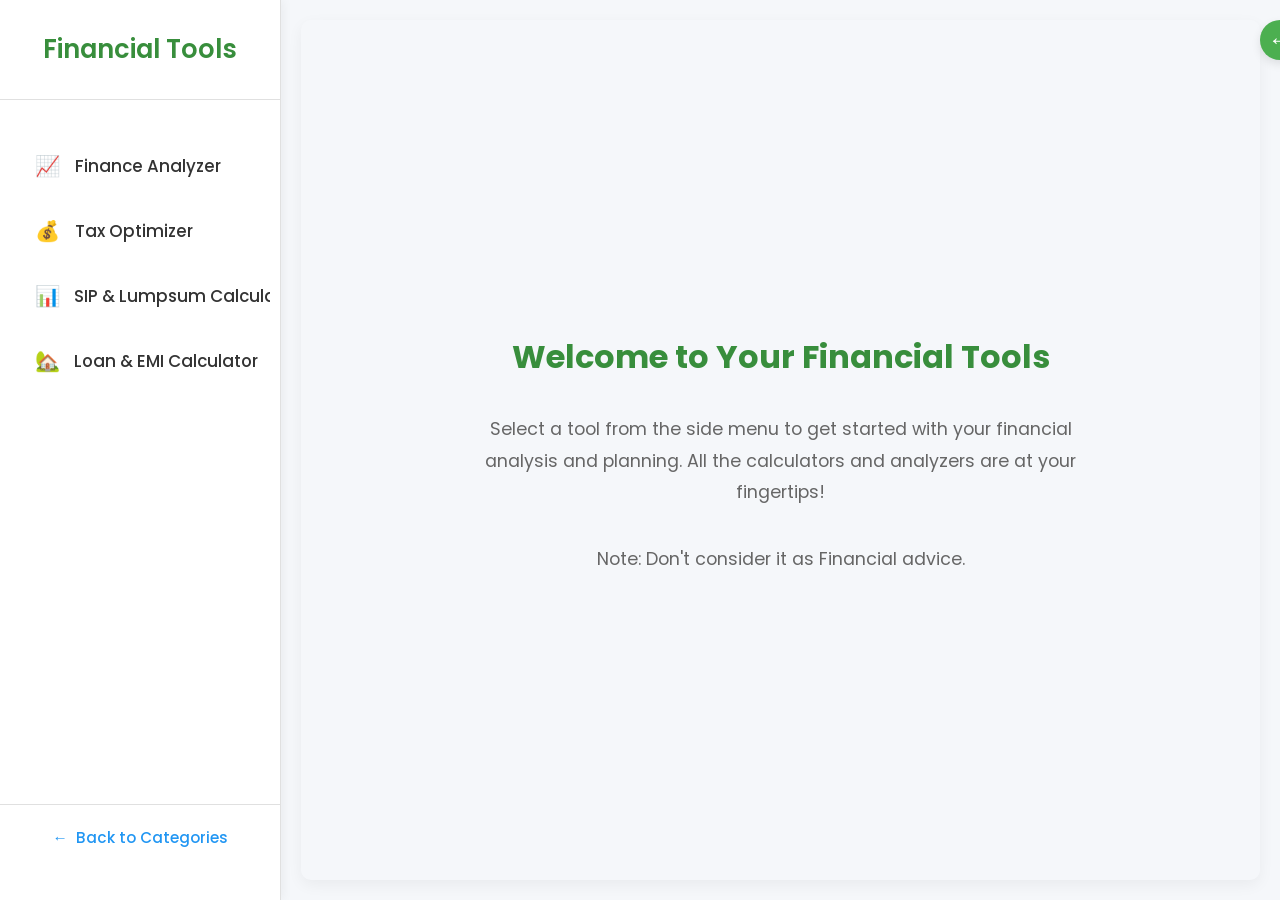
<file: docs/fintools.html>
<!DOCTYPE html>
<html lang="en">
<head>
    <meta charset="UTF-8">
    <meta name="viewport" content="width=device-width, initial-scale=1.0">
    <title>Financial Tools Dashboard</title>
    <link href="https://fonts.googleapis.com/css2?family=Poppins:wght@300;400;500;600;700&display=swap" rel="stylesheet">
<meta name="320b77c1d5d245dd56032339e811fcfcececb1d4" content="320b77c1d5d245dd56032339e811fcfcececb1d4" />
    <style>
        :root {
            --primary-color: #4CAF50; /* Green */
            --primary-dark: #388E3C;
            --secondary-color: #2196F3; /* Blue */
            --text-color: #333;
            --light-bg: #f5f7fa;
            --sidebar-bg: #ffffff;
            --sidebar-link-hover: #e0f2f1; /* Light teal */
            --border-color: #e0e0e0;
            --shadow-light: rgba(0, 0, 0, 0.05);
            --shadow-medium: rgba(0, 0, 0, 0.1);
        }

        body {
            font-family: 'Poppins', sans-serif;
            background: var(--light-bg);
            margin: 0;
            padding: 0;
            display: flex;
            min-height: 100vh;
            color: var(--text-color);
            overflow: hidden; /* Prevent body scroll, iframe handles its own */
            position: relative; /* For mobile sidebar overlay */
        }

        /* --- Sidebar Styles --- */
        .sidebar {
            width: 280px;
            background-color: var(--sidebar-bg);
            box-shadow: 2px 0 10px var(--shadow-light);
            padding: 30px 0;
            display: flex;
            flex-direction: column;
            border-right: 1px solid var(--border-color);
            transition: transform 0.3s ease-in-out, width 0.3s ease-in-out; /* Adjusted transition */
            z-index: 1000;
            position: relative; /* For the toggle button */
        }

        /* For desktop, sidebar can collapse to a smaller width */
        .sidebar.collapsed {
            width: 70px;
        }

        .sidebar-header {
            text-align: center;
            padding: 0 20px 30px;
            margin-bottom: 20px;
            border-bottom: 1px solid var(--border-color);
            font-size: 1.6em;
            font-weight: 600;
            color: var(--primary-dark);
            white-space: nowrap;
            overflow: hidden;
            text-overflow: ellipsis;
        }
        .sidebar.collapsed .sidebar-header {
            font-size: 0;
            padding-top: 0;
            padding-bottom: 0;
            margin-bottom: 0;
            border-bottom: none;
        }
        .sidebar.collapsed .sidebar-header::before {
            content: '📊';
            font-size: 2em;
            display: block;
            margin: 10px auto;
        }

        .sidebar-nav {
            list-style: none;
            padding: 0;
            flex-grow: 1;
        }

        .sidebar-nav li {
            margin-bottom: 5px;
        }

        .sidebar-nav a {
            display: flex;
            align-items: center;
            padding: 15px 25px;
            text-decoration: none;
            color: var(--text-color);
            font-size: 1.05em;
            font-weight: 500;
            transition: background-color 0.2s ease, color 0.2s ease, transform 0.2s ease;
            border-radius: 5px;
            margin: 0 10px;
            white-space: nowrap;
            overflow: hidden;
            text-overflow: ellipsis;
        }

        .sidebar-nav a:hover,
        .sidebar-nav a.active {
            background-color: var(--sidebar-link-hover);
            color: var(--primary-dark);
            transform: translateX(5px);
        }

        .sidebar-nav a .icon {
            margin-right: 15px;
            font-size: 1.2em;
            min-width: 24px;
            text-align: center;
        }

        .sidebar.collapsed .sidebar-nav a {
            justify-content: center;
            padding: 15px 0;
            margin: 0 5px;
        }
        .sidebar.collapsed .sidebar-nav a .icon {
            margin-right: 0;
            font-size: 1.5em;
        }
        .sidebar.collapsed .sidebar-nav a .text {
            display: none;
        }

        /* --- Content Area Styles --- */
        .content-area {
            flex-grow: 1;
            display: flex;
            flex-direction: column;
            background: var(--light-bg);
            padding: 20px;
            overflow-y: auto;
            position: relative; /* For mobile toggle button */
        }

        .tool-frame {
            border: none;
            width: 100%;
            flex-grow: 1;
            background-color: var(--card-bg);
            border-radius: 10px;
            box-shadow: 0 5px 15px var(--shadow-light);
        }

        .welcome-screen {
            display: flex;
            flex-direction: column;
            justify-content: center;
            align-items: center;
            height: 100%;
            text-align: center;
            background-color: var(--card-bg);
            border-radius: 10px;
            box-shadow: 0 5px 15px var(--shadow-light);
            padding: 20px;
        }
        .welcome-screen h2 {
            font-size: 2em;
            color: var(--primary-dark);
            margin-bottom: 15px;
        }
        .welcome-screen p {
            font-size: 1.1em;
            color: #666;
            max-width: 600px;
            line-height: 1.8;
        }

        /* --- Back to Categories Link --- */
        .back-to-categories {
            margin-top: auto;
            padding: 20px;
            text-align: center;
            border-top: 1px solid var(--border-color);
        }
        .back-to-categories a {
            display: inline-flex;
            align-items: center;
            text-decoration: none;
            color: var(--secondary-color);
            font-weight: 500;
            font-size: 0.95em;
            transition: color 0.2s ease, transform 0.2s ease;
        }
        .back-to-categories a:hover {
            color: var(--primary-dark);
            transform: translateX(-3px);
        }
        .back-to-categories a .icon {
            margin-right: 8px;
        }
        /* Hide back link text when sidebar is collapsed on desktop */
        .sidebar.collapsed .back-to-categories a .text {
            display: none;
        }
        .sidebar.collapsed .back-to-categories a .icon {
            margin-right: 0;
            font-size: 1.5em;
        }


        /* --- Sidebar Toggle Button (Desktop) --- */
        .sidebar-toggle {
            position: absolute;
            top: 20px;
            right: -20px;
            background-color: var(--primary-color);
            color: white;
            border: none;
            border-radius: 50%;
            width: 40px;
            height: 40px;
            display: flex;
            justify-content: center;
            align-items: center;
            font-size: 1.5em;
            cursor: pointer;
            box-shadow: 0 4px 10px var(--shadow-medium);
            transition: background-color 0.2s ease, transform 0.2s ease;
            z-index: 1001;
            /* Default icon for desktop (left arrow) */
            content: '←';
        }
        .sidebar-toggle:hover {
            background-color: var(--primary-dark);
            transform: scale(1.1);
        }
        /* Icon for desktop when collapsed (right arrow) */
        .sidebar.collapsed .sidebar-toggle {
            transform: rotate(180deg);
        }

        /* --- Mobile Specific Styles --- */
        @media (max-width: 768px) {
            body {
                flex-direction: column;
                overflow-y: auto; /* Allow body scroll on small screens */
            }

            .sidebar {
                position: fixed; /* Fixed position for off-canvas */
                top: 0;
                left: 0;
                height: 100%;
                width: 250px; /* Adjust mobile sidebar width */
                transform: translateX(-100%); /* Hide off-screen by default */
                box-shadow: 2px 0 15px var(--shadow-medium);
                border-right: none; /* No border for off-canvas */
                padding-top: 20px; /* Space from top */
                padding-bottom: 20px;
            }

            .sidebar.active { /* Class to show sidebar on mobile */
                transform: translateX(0);
            }

            .sidebar-header {
                display: block; /* Show header on mobile */
                font-size: 1.4em;
                padding-bottom: 20px;
                margin-bottom: 20px;
            }
            .sidebar.collapsed .sidebar-header::before { /* Remove icon on collapsed mobile header */
                content: none;
            }

            .sidebar-nav {
                flex-direction: column; /* Ensure vertical nav on mobile */
                overflow-y: auto; /* Allow nav items to scroll if many */
                padding: 0;
            }

            .sidebar-nav li {
                margin-bottom: 0; /* Reset margin */
            }

            .sidebar-nav a {
                padding: 12px 20px; /* Adjust padding for mobile links */
                margin: 0; /* Reset margin */
                font-size: 1em;
            }
            .sidebar-nav a .icon {
                margin-right: 12px;
                font-size: 1.1em;
            }
            .sidebar-nav a .text {
                display: block; /* Always show text on mobile */
            }

            .sidebar.collapsed .sidebar-nav a .text { /* This rule is effectively overridden by .sidebar-nav a .text { display: block; } */
                display: block;
            }
            .sidebar.collapsed .sidebar-nav a .icon { /* This rule is effectively overridden by .sidebar-nav a .icon { font-size: 1.1em; } */
                font-size: 1.1em;
                margin-right: 12px;
            }

            .content-area {
                padding: 15px;
                transition: margin-left 0.3s ease-in-out; /* For push effect if desired, or just stay put */
            }

            .tool-frame, .welcome-screen {
                min-height: calc(100vh - 80px); /* Adjust height considering header/toggle */
                margin-top: 0; /* No margin needed if toggle is fixed */
            }

            /* Mobile Toggle Button */
            .sidebar-toggle {
                position: fixed; /* Keep button visible */
                top: 15px;
                left: 15px;
                right: auto; /* Override desktop right position */
                z-index: 1002; /* Above sidebar */
                background-color: var(--secondary-color); /* Different color for visibility */
                transform: rotate(0deg); /* No rotation for mobile */
                /* Icon for mobile (hamburger) */
                content: '☰';
            }
            /* Hide desktop toggle behavior */
            .sidebar.collapsed .sidebar-toggle {
                transform: rotate(0deg);
            }

            /* Overlay when sidebar is open */
            .overlay {
                position: fixed;
                top: 0;
                left: 0;
                width: 100%;
                height: 100%;
                background: rgba(0, 0, 0, 0.4);
                z-index: 999;
                display: none; /* Hidden by default */
            }
            body.sidebar-open .overlay {
                display: block;
            }

            .back-to-categories {
                display: block; /* Show on mobile, useful inside the drawer */
                border-top: none; /* No top border if part of drawer */
                padding-top: 15px; /* Add some padding */
                margin-top: 20px;
                border-top: 1px solid var(--border-color); /* Optional: add a separator line */
            }
            .back-to-categories a {
                font-size: 1em;
            }
            .back-to-categories a .icon {
                font-size: 1.2em;
            }
            /* Ensure text is visible on mobile */
            .back-to-categories a .text {
                display: inline;
            }
        }

        @media (max-width: 480px) {
            .sidebar {
                width: 220px; /* Smaller sidebar for very small phones */
            }
            .sidebar-toggle {
                width: 35px;
                height: 35px;
                font-size: 1.2em;
                top: 10px;
                left: 10px;
            }
            .welcome-screen h2 {
                font-size: 1.6em;
            }
            .welcome-screen p {
                font-size: 1em;
            }
        }
    </style>
</head>
<body>
    <div class="overlay" id="overlay"></div> <div class="sidebar" id="sidebar">
        <div class="sidebar-header">
            Financial Tools
        </div>
        <ul class="sidebar-nav">
            <li>
                <a href="tools/fic.html" target="toolFrame" onclick="setActiveLink(this); closeSidebar()">
                    <span class="icon">📈</span><span class="text">Finance Analyzer</span>
                </a>
            </li>
            <li>
                <a href="tools/tax.html" target="toolFrame" onclick="setActiveLink(this); closeSidebar()">
                    <span class="icon">💰</span><span class="text">Tax Optimizer</span>
                </a>
            </li>
            <li>
                <a href="tools/sip.html" target="toolFrame" onclick="setActiveLink(this); closeSidebar()">
                    <span class="icon">📊</span><span class="text">SIP & Lumpsum Calculator</span>
                </a>
            </li>
            <li>
                <a href="tools/emi.html" target="toolFrame" onclick="setActiveLink(this); closeSidebar()">
                    <span class="icon">🏡</span><span class="text">Loan & EMI Calculator</span>
                </a>
            </li>
        </ul>
        <div class="back-to-categories">
            <a href="tools.html">
                <span class="icon">←</span><span class="text">Back to Categories</span>
            </a>
        </div>
    </div>

    <div class="content-area">
        <button class="sidebar-toggle" id="sidebarToggle"></button> <iframe id="toolFrame" name="toolFrame" class="tool-frame" src=""></iframe>
        <div class="welcome-screen" id="welcomeScreen">
            <h2>Welcome to Your Financial Tools</h2>
            <p>Select a tool from the side menu to get started with your financial analysis and planning. All the calculators and analyzers are at your fingertips!</p>
              <P>Note: Don't consider it as Financial advice.</P>
      </div>
    </div>

    <script>
        const toolFrame = document.getElementById('toolFrame');
        const welcomeScreen = document.getElementById('welcomeScreen');
        const sidebarToggle = document.getElementById('sidebarToggle');
        const sidebar = document.getElementById('sidebar');
        const navLinks = document.querySelectorAll('.sidebar-nav a');
        const overlay = document.getElementById('overlay');
        const body = document.body;

        // Function to set the active link and load tool
        function setActiveLink(clickedLink) {
            navLinks.forEach(link => link.classList.remove('active'));
            clickedLink.classList.add('active');

            // Hide welcome screen and show iframe
            welcomeScreen.style.display = 'none';
            toolFrame.style.display = 'block';

            // Set iframe src (target="toolFrame" already handles this, but good for direct calls)
            toolFrame.src = clickedLink.href;
        }

        // Function to open the sidebar (for mobile)
        function openSidebar() {
            sidebar.classList.add('active');
            body.classList.add('sidebar-open'); // Add class to body for overlay
            if (window.innerWidth <= 768) {
                overlay.style.display = 'block';
            }
        }

        // Function to close the sidebar (for mobile)
        function closeSidebar() {
            sidebar.classList.remove('active');
            body.classList.remove('sidebar-open'); // Remove class from body
            if (window.innerWidth <= 768) {
                overlay.style.display = 'none';
            }
        }

        // Initial load: show welcome screen
        document.addEventListener('DOMContentLoaded', () => {
            toolFrame.style.display = 'none';
            welcomeScreen.style.display = 'flex'; // Use flex to center content
            // Set initial toggle button text/icon based on desktop/mobile
            updateToggleButtonIcon();
        });

        // Sidebar toggle functionality
        sidebarToggle.addEventListener('click', () => {
            if (window.innerWidth <= 768) {
                // Mobile behavior: toggle off-canvas
                if (sidebar.classList.contains('active')) {
                    closeSidebar();
                } else {
                    openSidebar();
                }
            } else {
                // Desktop behavior: toggle collapsed state
                sidebar.classList.toggle('collapsed');
                updateToggleButtonIcon();
            }
        });

        // Close sidebar when clicking outside (on overlay)
        overlay.addEventListener('click', closeSidebar);

        // Update toggle button icon based on sidebar state and screen size
        function updateToggleButtonIcon() {
            if (window.innerWidth <= 768) {
                sidebarToggle.textContent = '☰'; // Hamburger for mobile
            } else {
                if (sidebar.classList.contains('collapsed')) {
                    sidebarToggle.textContent = '→'; // Right arrow for desktop collapsed
                } else {
                    sidebarToggle.textContent = '←'; // Left arrow for desktop open
                }
            }
        }

        // Listen for screen resize to adjust toggle button and sidebar state
        window.addEventListener('resize', () => {
            updateToggleButtonIcon();
            // If resized from mobile to desktop and sidebar was active, close it
            if (window.innerWidth > 768 && sidebar.classList.contains('active')) {
                closeSidebar();
            }
            // If resized from desktop to mobile and sidebar was collapsed, ensure it's hidden
            if (window.innerWidth <= 768 && sidebar.classList.contains('collapsed')) {
                sidebar.classList.remove('collapsed'); // Remove desktop collapsed state
                closeSidebar(); // Ensure it's hidden off-canvas
            }
        });

        // Optional: Close sidebar if a link is clicked on mobile (already added to onclick)
    </script>
</body>
</html>
</file>
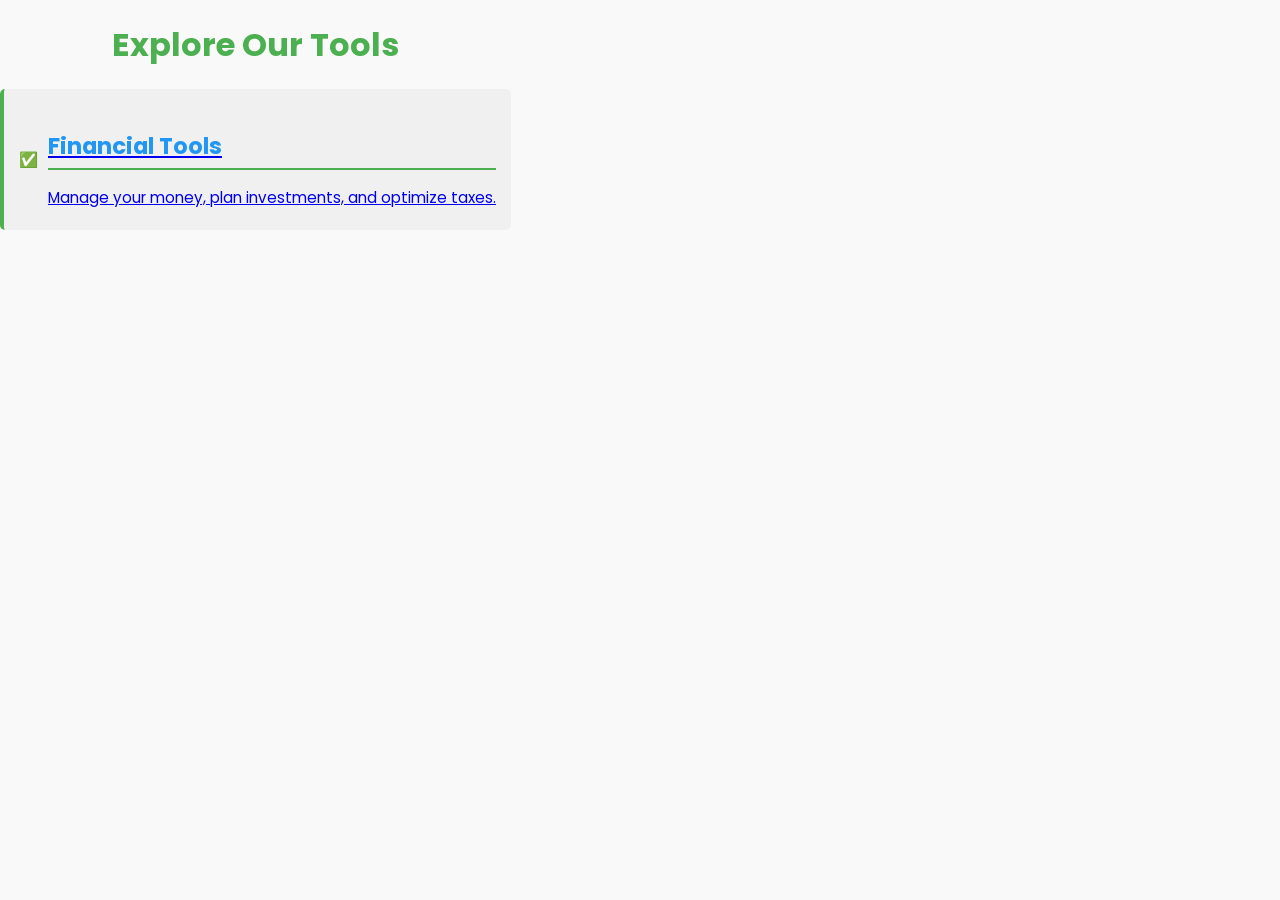
<file: docs/tools.html>
<!DOCTYPE html>
<html lang="en">
<head>
    <meta charset="UTF-8">
    <meta name="viewport" content="width=device-width, initial-scale=1.0">
    <title>My Toolbox - Categories</title>
    <link rel="stylesheet" href="sty.css">
    <link href="https://fonts.googleapis.com/css2?family=Poppins:wght@400;600;700&display=swap" rel="stylesheet">
</head>
<body>
    <div class="container">
        <h1>Explore Our Tools</h1>

        <ul class="category-list">
            <li class="category-item">
                <a href="fintools.html">
                    <h2>Financial Tools</h2>
                    <p>Manage your money, plan investments, and optimize taxes.</p>
                </a>
       
        </ul>
    </div>
</body>
</html>
</file>
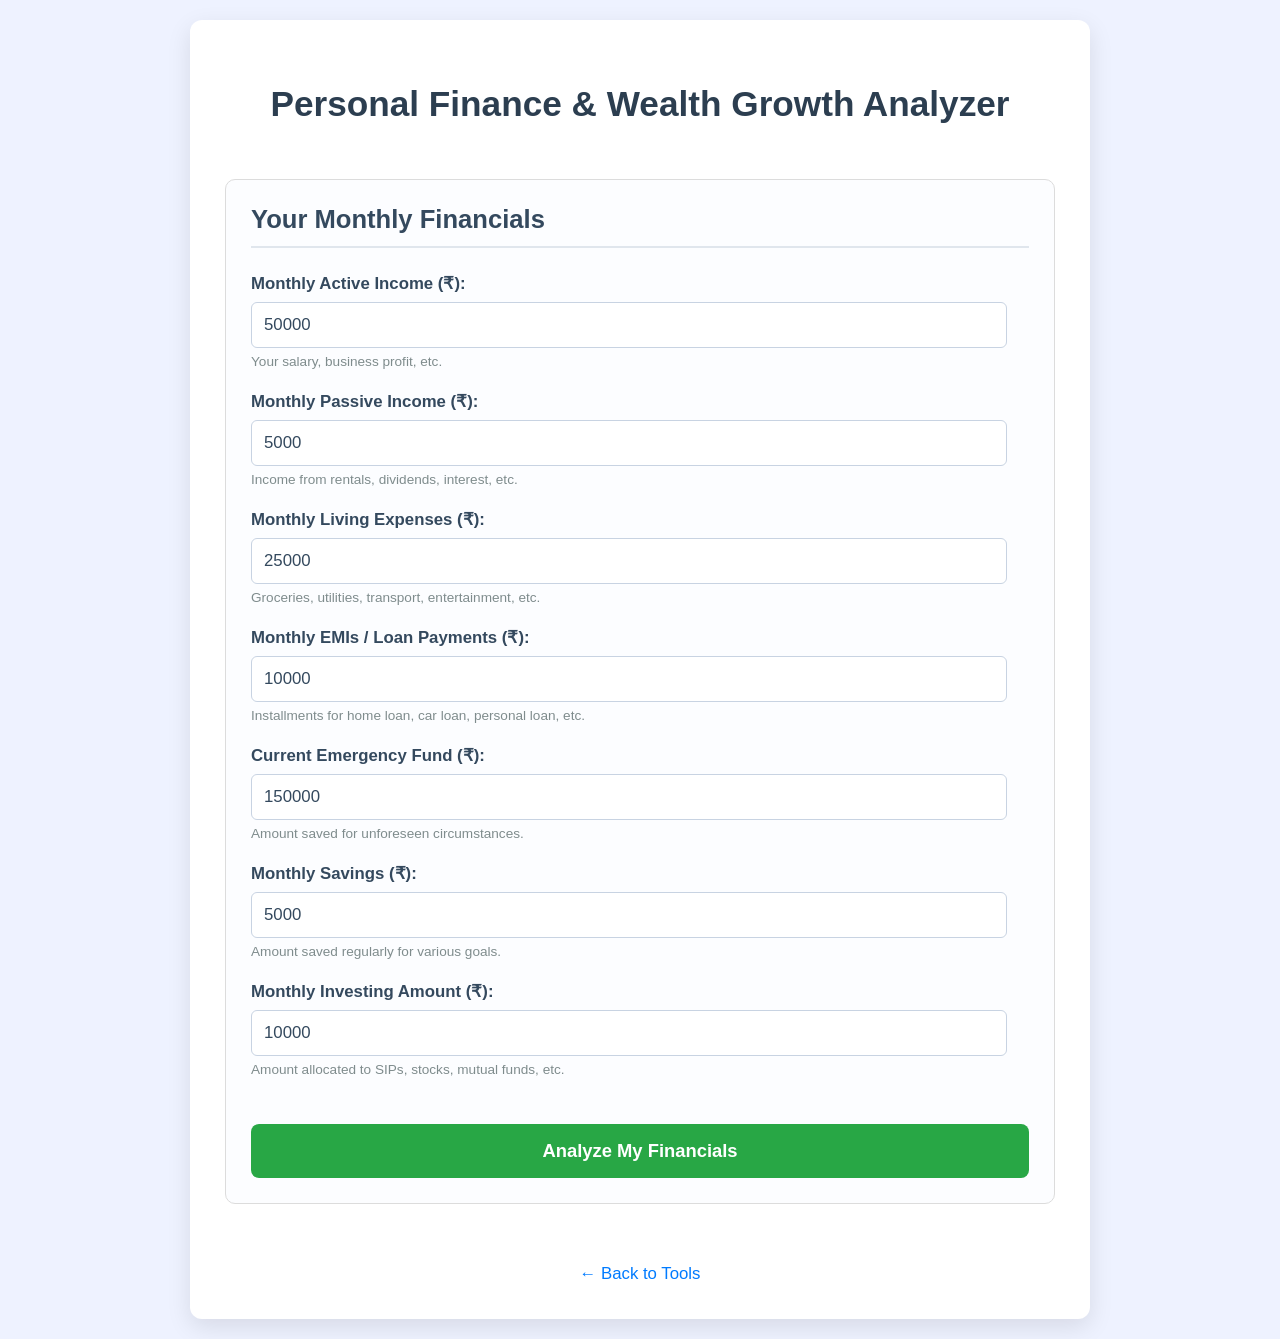
<file: docs/tools/fic.html>
<!DOCTYPE html>
<html lang="en">
<head>
  <meta charset="UTF-8" />
  <meta name="viewport" content="width=device-width, initial-scale=1.0"/>
  <title>Personal Finance & Wealth Growth Analyzer</title>
  <style>
    body {
      font-family: 'Segoe UI', Tahoma, Geneva, Verdana, sans-serif;
      background: #eef2ff; /* Light blue background */
      margin: 0;
      padding: 20px;
      display: flex;
      justify-content: center;
      align-items: flex-start;
      min-height: 100vh;
      box-sizing: border-box;
    }
    .container {
      background: #ffffff;
      padding: 35px;
      border-radius: 12px;
      box-shadow: 0 8px 25px rgba(0, 0, 0, 0.1);
      max-width: 900px;
      width: 100%;
      box-sizing: border-box;
      display: grid;
      grid-template-columns: 1fr;
      gap: 30px;
    }
    h2 {
      text-align: center;
      color: #2c3e50; /* Darker blue-gray */
      margin-bottom: 25px;
      font-size: 2.2em;
      font-weight: 600;
    }
    .input-section, .results-section, .recommendations-section, .character-feedback-section {
      padding: 25px;
      border: 1px solid #dcdcdc;
      border-radius: 10px;
      background-color: #fcfdff;
    }
    .input-section h3, .results-section h3, .recommendations-section h3, .character-feedback-section h3 {
      color: #34495e;
      margin-top: 0;
      margin-bottom: 25px;
      font-size: 1.6em;
      border-bottom: 2px solid #e0e6ed;
      padding-bottom: 12px;
    }
    .input-group {
      margin-bottom: 22px;
    }
    label {
      display: block;
      margin-bottom: 8px;
      font-weight: 600;
      color: #34495e;
      font-size: 1.05em;
    }
    input[type="number"] {
      width: calc(100% - 22px); /* Account for padding and border */
      padding: 12px;
      border: 1px solid #c8d3e2;
      border-radius: 6px;
      box-sizing: border-box;
      font-size: 1.05rem;
      color: #34495e;
      transition: border-color 0.2s ease, box-shadow 0.2s ease;
    }
    input[type="number"]:focus {
      border-color: #007bff;
      outline: none;
      box-shadow: 0 0 0 3px rgba(0, 123, 255, 0.2);
    }
    .input-help {
      font-size: 0.85em;
      color: #7f8c8d;
      margin-top: 6px;
      display: block;
    }
    .input-error {
      color: #e74c3c;
      font-weight: bold;
      font-size: 0.85em;
      margin-top: 6px;
      display: block;
    }
    button {
      margin-top: 25px;
      width: 100%;
      background: #28a745; /* Green calculate button */
      color: white;
      border: none;
      padding: 16px;
      font-size: 1.15rem;
      border-radius: 8px;
      cursor: pointer;
      transition: background 0.3s ease, transform 0.2s ease;
      font-weight: 600;
    }
    button:hover {
      background: #218838;
      transform: translateY(-2px);
    }
    #error-message {
      margin-top: 20px;
      color: #e74c3c;
      font-weight: bold;
      text-align: center;
      padding: 10px;
      background-color: #fdeded;
      border-radius: 6px;
      border: 1px solid #e74c3c;
      display: none; /* Hidden by default */
    }
    .results-section {
      display: none; /* Hidden until calculation */
    }
    .results-section p {
      font-size: 1.15rem;
      line-height: 1.8;
      color: #34495e;
      text-align: center;
      margin-bottom: 10px;
    }
    .results-section p strong {
      color: #2c3e50;
    }
    .recommendations-section {
        display: none; /* Hidden until calculation */
    }
    .recommendations-section ul {
        list-style-type: none;
        padding: 0;
    }
    .recommendations-section li {
        background-color: #e6f2ff; /* Light blue for list items */
        border: 1px solid #c8d3e2;
        border-radius: 8px;
        padding: 15px;
        margin-bottom: 12px;
        font-size: 1.05em;
        line-height: 1.5;
        color: #34495e;
    }
    .recommendations-section li strong {
        color: #007bff;
    }
    .recommendations-section li.positive {
        background-color: #e6ffe6; /* Light green for positive feedback */
        border-color: #82e082;
    }
    .recommendations-section li.warning {
        background-color: #fffde6; /* Light yellow for warnings */
        border-color: #ffeb3b;
    }
    .recommendations-section li.critical {
        background-color: #ffe6e6; /* Light red for critical issues */
        border-color: #ff8282;
    }
    .character-feedback-section {
        display: none;
        margin-top: 30px;
        text-align: center;
        background-color: #f7f9fc;
        padding: 20px;
        border-radius: 10px;
        border: 1px solid #dcdcdc;
    }
    .character-feedback-section h3 {
        color: #007bff;
        border-bottom: none;
        margin-bottom: 15px;
    }
    .character-feedback-section p {
        font-size: 1.3em;
        font-weight: 500;
        color: #34495e;
        line-height: 1.4;
    }
    .back-link {
      display: block;
      margin-top: 30px;
      text-align: center;
      color: #007bff;
      text-decoration: none;
      font-size: 1.05rem;
      transition: color 0.2s ease;
    }
    .back-link:hover {
      text-decoration: underline;
      color: #0056b3;
    }

    /* Responsive adjustments */
    @media (max-width: 768px) {
      .container {
        padding: 20px;
      }
      h2 {
        font-size: 1.8em;
      }
      .input-section h3, .results-section h3, .recommendations-section h3, .character-feedback-section h3 {
        font-size: 1.4em;
      }
      button {
        font-size: 1rem;
        padding: 14px;
      }
      input[type="number"] {
        font-size: 1rem;
        padding: 10px;
      }
      .results-section p {
        font-size: 1em;
      }
      .recommendations-section li {
          font-size: 0.95em;
          padding: 12px;
      }
      .character-feedback-section p {
          font-size: 1.1em;
      }
    }

    @media (max-width: 480px) {
      .container {
        padding: 15px;
      }
      h2 {
        font-size: 1.5em;
      }
      .input-section, .results-section, .recommendations-section, .character-feedback-section {
        padding: 15px;
      }
    }
  </style>
</head>
<body>
  <div class="container">
    <h2>Personal Finance & Wealth Growth Analyzer</h2>

    <div class="input-section">
      <h3>Your Monthly Financials</h3>
      <div class="input-group">
        <label for="activeIncome">Monthly Active Income (₹):</label>
        <input type="number" id="activeIncome" placeholder="e.g., 50,000" min="0" value="50000" oninput="validateAndClearError(this)" />
        <span class="input-help">Your salary, business profit, etc.</span>
        <span class="input-error" id="activeIncome-error"></span>
      </div>

      <div class="input-group">
        <label for="passiveIncome">Monthly Passive Income (₹):</label>
        <input type="number" id="passiveIncome" placeholder="e.g., 5,000" min="0" value="5000" oninput="validateAndClearError(this)" />
        <span class="input-help">Income from rentals, dividends, interest, etc.</span>
        <span class="input-error" id="passiveIncome-error"></span>
      </div>

      <div class="input-group">
        <label for="livingExpenses">Monthly Living Expenses (₹):</label>
        <input type="number" id="livingExpenses" placeholder="e.g., 25,000" min="0" value="25000" oninput="validateAndClearError(this)" />
        <span class="input-help">Groceries, utilities, transport, entertainment, etc.</span>
        <span class="input-error" id="livingExpenses-error"></span>
      </div>

      <div class="input-group">
        <label for="emis">Monthly EMIs / Loan Payments (₹):</label>
        <input type="number" id="emis" placeholder="e.g., 10,000" min="0" value="10000" oninput="validateAndClearError(this)" />
        <span class="input-help">Installments for home loan, car loan, personal loan, etc.</span>
        <span class="input-error" id="emis-error"></span>
      </div>

      <div class="input-group">
        <label for="emergencyFunds">Current Emergency Fund (₹):</label>
        <input type="number" id="emergencyFunds" placeholder="e.g., 150,000" min="0" value="150000" oninput="validateAndClearError(this)" />
        <span class="input-help">Amount saved for unforeseen circumstances.</span>
        <span class="input-error" id="emergencyFunds-error"></span>
      </div>

      <div class="input-group">
        <label for="monthlySavings">Monthly Savings (₹):</label>
        <input type="number" id="monthlySavings" placeholder="e.g., 5,000" min="0" value="5000" oninput="validateAndClearError(this)" />
        <span class="input-help">Amount saved regularly for various goals.</span>
        <span class="input-error" id="monthlySavings-error"></span>
      </div>

      <div class="input-group">
        <label for="monthlyInvesting">Monthly Investing Amount (₹):</label>
        <input type="number" id="monthlyInvesting" placeholder="e.g., 10,000" min="0" value="10000" oninput="validateAndClearError(this)" />
        <span class="input-help">Amount allocated to SIPs, stocks, mutual funds, etc.</span>
        <span class="input-error" id="monthlyInvesting-error"></span>
      </div>

      <button onclick="analyzeFinancialCondition()">Analyze My Financials</button>
    </div>

    <div id="error-message"></div>

    <div class="character-feedback-section" id="character-feedback-section">
        <h3>Your Financial Buddy Says:</h3>
        <p id="character-message"></p>
    </div>

    <div class="results-section" id="summary-results-section">
      <h3>Your Financial Snapshot</h3>
      <div id="summary-results"></div>
    </div>

    <div class="recommendations-section" id="recommendations-section">
      <h3>Actionable Recommendations</h3>
      <ul id="recommendations-list">
        </ul>
    </div>

    <a class="back-link" href="tools.html">← Back to Tools</a>
  </div>

  <script>
    // --- Helper Functions ---
    function formatINR(x) {
      if (isNaN(x) || x === null || !isFinite(x)) return '₹' + (0).toLocaleString('en-IN', { minimumFractionDigits: 2, maximumFractionDigits: 2 });
      return '₹' + Math.round(Number(x)).toLocaleString('en-IN', { minimumFractionDigits: 0, maximumFractionDigits: 0 }); // Round for cleaner output
    }

    function validateAndClearError(inputElement) {
      const value = parseFloat(inputElement.value);
      const id = inputElement.id;
      const errorSpan = document.getElementById(`${id}-error`);

      let isValid = true;
      let errorMessage = '';

      if (inputElement.value.trim() === '') {
        isValid = false;
        errorMessage = 'This field cannot be empty.';
      } else if (isNaN(value)) {
        isValid = false;
        errorMessage = 'Please enter a valid number.';
      } else if (value < parseFloat(inputElement.min || 0)) {
        isValid = false;
        errorMessage = `Must be at least ${inputElement.min || 0}.`;
      } else if (inputElement.max && value > parseFloat(inputElement.max)) {
        isValid = false;
        errorMessage = `Must be at most ${inputElement.max}.`;
      }

      if (!isValid) {
        inputElement.style.borderColor = '#e74c3c';
        if (errorSpan) errorSpan.innerText = errorMessage;
      } else {
        inputElement.style.borderColor = '#c8d3e2';
        if (errorSpan) errorSpan.innerText = '';
      }
      return isValid;
    }

    function showOverallError(message) {
      const errorDiv = document.getElementById('error-message');
      errorDiv.innerHTML = `<p>${message}</p>`;
      errorDiv.style.display = 'block';
      document.getElementById('summary-results-section').style.display = 'none';
      document.getElementById('recommendations-section').style.display = 'none';
      document.getElementById('character-feedback-section').style.display = 'none';
    }

    function clearOverallError() {
      document.getElementById('error-message').innerHTML = '';
      document.getElementById('error-message').style.display = 'none';
    }

    function getCharacterFeedback(score) {
        let message = "";
        if (score >= 90) {
            message = "Wow! You're a financial wizard! Your money management skills are top-notch. Keep crushing it!";
        } else if (score >= 70) {
            message = "Looking good! You're on a solid path to financial success. A few tweaks and you'll be unstoppable!";
        } else if (score >= 50) {
            message = "You've got potential! There are some areas where we can definitely make your money work harder for you. Let's dig in!";
        } else if (score >= 30) {
            message = "Hmm, seems like your finances need a little TLC. Don't worry, we're here to help you turn things around. Small steps make a big difference!";
        } else {
            message = "Uh oh! It looks like your financial situation is a bit stressed. But hey, acknowledging it is the first step. Let's work together to get you back on track!";
        }
        return message;
    }


    // --- Main Analysis Logic ---
    function analyzeFinancialCondition() {
      clearOverallError();

      let allInputsValid = true;
      document.querySelectorAll('.input-section input[type="number"]').forEach(input => {
        if (!validateAndClearError(input)) {
          allInputsValid = false;
        }
      });

      if (!allInputsValid) {
        showOverallError('Please correct the invalid inputs before analysis.');
        return;
      }

      try {
        const activeIncome = parseFloat(document.getElementById('activeIncome').value);
        const passiveIncome = parseFloat(document.getElementById('passiveIncome').value);
        const livingExpenses = parseFloat(document.getElementById('livingExpenses').value);
        const emis = parseFloat(document.getElementById('emis').value);
        const emergencyFunds = parseFloat(document.getElementById('emergencyFunds').value);
        const monthlySavings = parseFloat(document.getElementById('monthlySavings').value);
        const monthlyInvesting = parseFloat(document.getElementById('monthlyInvesting').value);

        const totalIncome = activeIncome + passiveIncome;
        const totalExpenses = livingExpenses + emis;
        const netCashFlowAfterCommitments = totalIncome - totalExpenses - monthlySavings - monthlyInvesting;
        const committedOutflow = totalExpenses + monthlySavings + monthlyInvesting;

        // Display Summary
        const summaryResultsDiv = document.getElementById('summary-results');
        summaryResultsDiv.innerHTML = `
          <p><strong>Total Monthly Income:</strong> ${formatINR(totalIncome)}</p>
          <p><strong>Total Monthly Expenses:</strong> ${formatINR(totalExpenses)}</p>
          <p><strong>Committed Outflow (Expenses + Savings + Investing):</strong> ${formatINR(committedOutflow)}</p>
          <p><strong>Net Cash Flow (after all commitments):</strong> ${formatINR(netCashFlowAfterCommitments)}</p>
        `;
        document.getElementById('summary-results-section').style.display = 'block';

        // Recommendations
        const recommendationsList = document.getElementById('recommendations-list');
        recommendationsList.innerHTML = ''; // Clear previous recommendations
        let overallFinancialScore = 100; // Start with a perfect score

        // 1. Emergency Fund Analysis (Target: 6 months of living expenses)
        const emergencyFundTarget = livingExpenses * 6;
        if (emergencyFunds < emergencyFundTarget) {
          const needed = emergencyFundTarget - emergencyFunds;
          const monthsToReach = Math.ceil(needed / (monthlySavings + monthlyInvesting + (netCashFlowAfterCommitments > 0 ? netCashFlowAfterCommitments : 0))); // How many months if all surplus goes here
          let recClass = 'critical';
          overallFinancialScore -= 30; // Significant deduction

          if (emergencyFunds >= livingExpenses * 3) {
              recClass = 'warning';
              overallFinancialScore += 15; // Less severe deduction if halfway
          }
          let howMuchToAdd = needed;
          if (monthsToReach > 0 && isFinite(monthsToReach)) {
              howMuchToAdd = Math.ceil(needed / Math.min(monthsToReach, 12)); // Suggest reaching within 1 year max
              addRecommendation(recommendationsList, `<strong>Emergency Fund:</strong> Your fund is ${formatINR(emergencyFunds)}, below the target of ${formatINR(emergencyFundTarget)} (6 months of living expenses). Increase your monthly allocation by **${formatINR(howMuchToAdd)}** to reach the target faster.`, recClass);
          } else {
               addRecommendation(recommendationsList, `<strong>Emergency Fund:</strong> Your fund is ${formatINR(emergencyFunds)}, below the target of ${formatINR(emergencyFundTarget)}. You need to save **${formatINR(needed)}** more. This is a critical priority.`, recClass);
          }
        } else {
          addRecommendation(recommendationsList, `<strong>Emergency Fund:</strong> Excellent! Your fund (${formatINR(emergencyFunds)}) meets or exceeds the recommended 6 months of living expenses.`, 'positive');
        }

        // 2. Passive Income vs. Living Expenses (Financial Independence Indicator)
        const passiveIncomeToExpenseRatio = (passiveIncome / livingExpenses) * 100;
        if (passiveIncome === 0 || passiveIncomeToExpenseRatio < 50) {
          addRecommendation(recommendationsList, `<strong>Passive Income:</strong> Your current passive income (${formatINR(passiveIncome)}) is very low or non-existent compared to your living expenses (${formatINR(livingExpenses)}). Focus on acquiring income-generating assets to build your financial independence. Aim to increase passive income to cover at least 50% of your living expenses.`, 'critical');
          overallFinancialScore -= 25;
        } else if (passiveIncome < livingExpenses) {
          addRecommendation(recommendationsList, `<strong>Passive Income:</strong> Your passive income (${formatINR(passiveIncome)}) covers ${passiveIncomeToExpenseRatio.toFixed(0)}% of your living expenses (${formatINR(livingExpenses)}). Good start! Aim to increase this until it fully covers your expenses. Consider allocating more towards income-generating investments.`, 'warning');
          overallFinancialScore -= 10;
        } else {
          addRecommendation(recommendationsList, `<strong>Passive Income:</strong> Superb! Your passive income (${formatINR(passiveIncome)}) covers ${passiveIncomeToExpenseRatio.toFixed(0)}% of your living expenses (${formatINR(livingExpenses)}). You're well on your way to true financial freedom!`, 'positive');
        }

        // 3. Debt Management (EMIs)
        const emiToActiveIncomeRatio = (emis / activeIncome) * 100;
        if (emis > 0) {
            if (emiToActiveIncomeRatio > 40) {
                const recommendedReduction = emis * 0.25; // Suggest reducing EMIs by 25% if possible
                addRecommendation(recommendationsList, `<strong>Debt Burden:</strong> Your EMIs (${formatINR(emis)}) are high, consuming ${emiToActiveIncomeRatio.toFixed(0)}% of your active income. This significantly reduces your cash flow. Consider ways to reduce your EMI burden by **${formatINR(recommendedReduction)}** (e.g., refinancing, making extra principal payments).`, 'critical');
                overallFinancialScore -= 20;
            } else if (emiToActiveIncomeRatio > 25) {
                const suggestedExtraPayment = emis * 0.1; // Suggest 10% extra payment
                addRecommendation(recommendationsList, `<strong>Debt Burden:</strong> Your EMIs (${formatINR(emis)}) are manageable but still ${emiToActiveIncomeRatio.toFixed(0)}% of your active income. To accelerate debt freedom, consider adding an extra **${formatINR(suggestedExtraPayment)}** to your principal repayment monthly.`, 'warning');
                overallFinancialScore -= 5;
            } else {
                addRecommendation(recommendationsList, `<strong>Debt Burden:</strong> Your EMI burden is low (${emiToActiveIncomeRatio.toFixed(0)}% of active income). This is excellent and provides flexibility for investments.`, 'positive');
            }
        } else {
             addRecommendation(recommendationsList, `<strong>Debt Burden:</strong> You have no EMIs or loan payments! This is a fantastic position, providing maximum liquidity for investments.`, 'positive');
        }

        // 4. Overall Cash Flow & Investing Allocation
        const targetSavingsInvestingRatio = 0.20; // Target 20% of total income for savings/investments
        const currentSavingsInvestingRatio = (monthlySavings + monthlyInvesting) / totalIncome;

        if (netCashFlowAfterCommitments < 0) {
            const requiredReduction = Math.abs(netCashFlowAfterCommitments) + 0.05 * totalIncome; // Cover deficit + 5% buffer
            addRecommendation(recommendationsList, `<strong>Negative Cash Flow:</strong> Your monthly outflows exceed your income, resulting in a negative net cash flow of ${formatINR(netCashFlowAfterCommitments)}. You need to reduce your total expenses by at least **${formatINR(requiredReduction)}** immediately to get back on track.`, 'critical');
            overallFinancialScore -= 25;
        } else if (currentSavingsInvestingRatio < targetSavingsInvestingRatio) {
            const desiredIncrease = (targetSavingsInvestingRatio * totalIncome) - (monthlySavings + monthlyInvesting);
            addRecommendation(recommendationsList, `<strong>Wealth Building:</strong> You have a positive cash flow, but your current allocation to savings and investments (${formatINR(monthlySavings + monthlyInvesting)}) is only ${(currentSavingsInvestingRatio * 100).toFixed(0)}% of your income. Consider increasing your monthly investing by at least **${formatINR(desiredIncrease)}** to reach the recommended ${ (targetSavingsInvestingRatio * 100) }% for wealth accumulation.`, 'warning');
            overallFinancialScore -= 10;
        } else {
            addRecommendation(recommendationsList, `<strong>Wealth Building:</strong> Your cash flow is strong, and you are allocating a healthy portion (${(currentSavingsInvestingRatio * 100).toFixed(0)}% of income) to savings and investments. Keep growing those assets!`, 'positive');
        }

        // Adjust overall score to be within 0-100 range
        overallFinancialScore = Math.max(0, Math.min(100, overallFinancialScore));

        // Display character feedback
        document.getElementById('character-message').innerText = getCharacterFeedback(overallFinancialScore);
        document.getElementById('character-feedback-section').style.display = 'block';

        // Display recommendations section
        document.getElementById('recommendations-section').style.display = 'block';

      } catch (e) {
        console.error("An error occurred during analysis:", e);
        showOverallError(`An unexpected error occurred: ${e.message}. Please check your inputs.`);
      }
    }

    function addRecommendation(listElement, text, className) {
        const li = document.createElement('li');
        li.innerHTML = text;
        if (className) {
            li.classList.add(className);
        }
        listElement.appendChild(li);
    }

    // Initial setup on page load
    document.addEventListener('DOMContentLoaded', () => {
        // Trigger validation for initial values
        document.querySelectorAll('.input-section input[type="number"]').forEach(input => {
            validateAndClearError(input);
        });
    });
  </script>
</body>
</html>
</file>
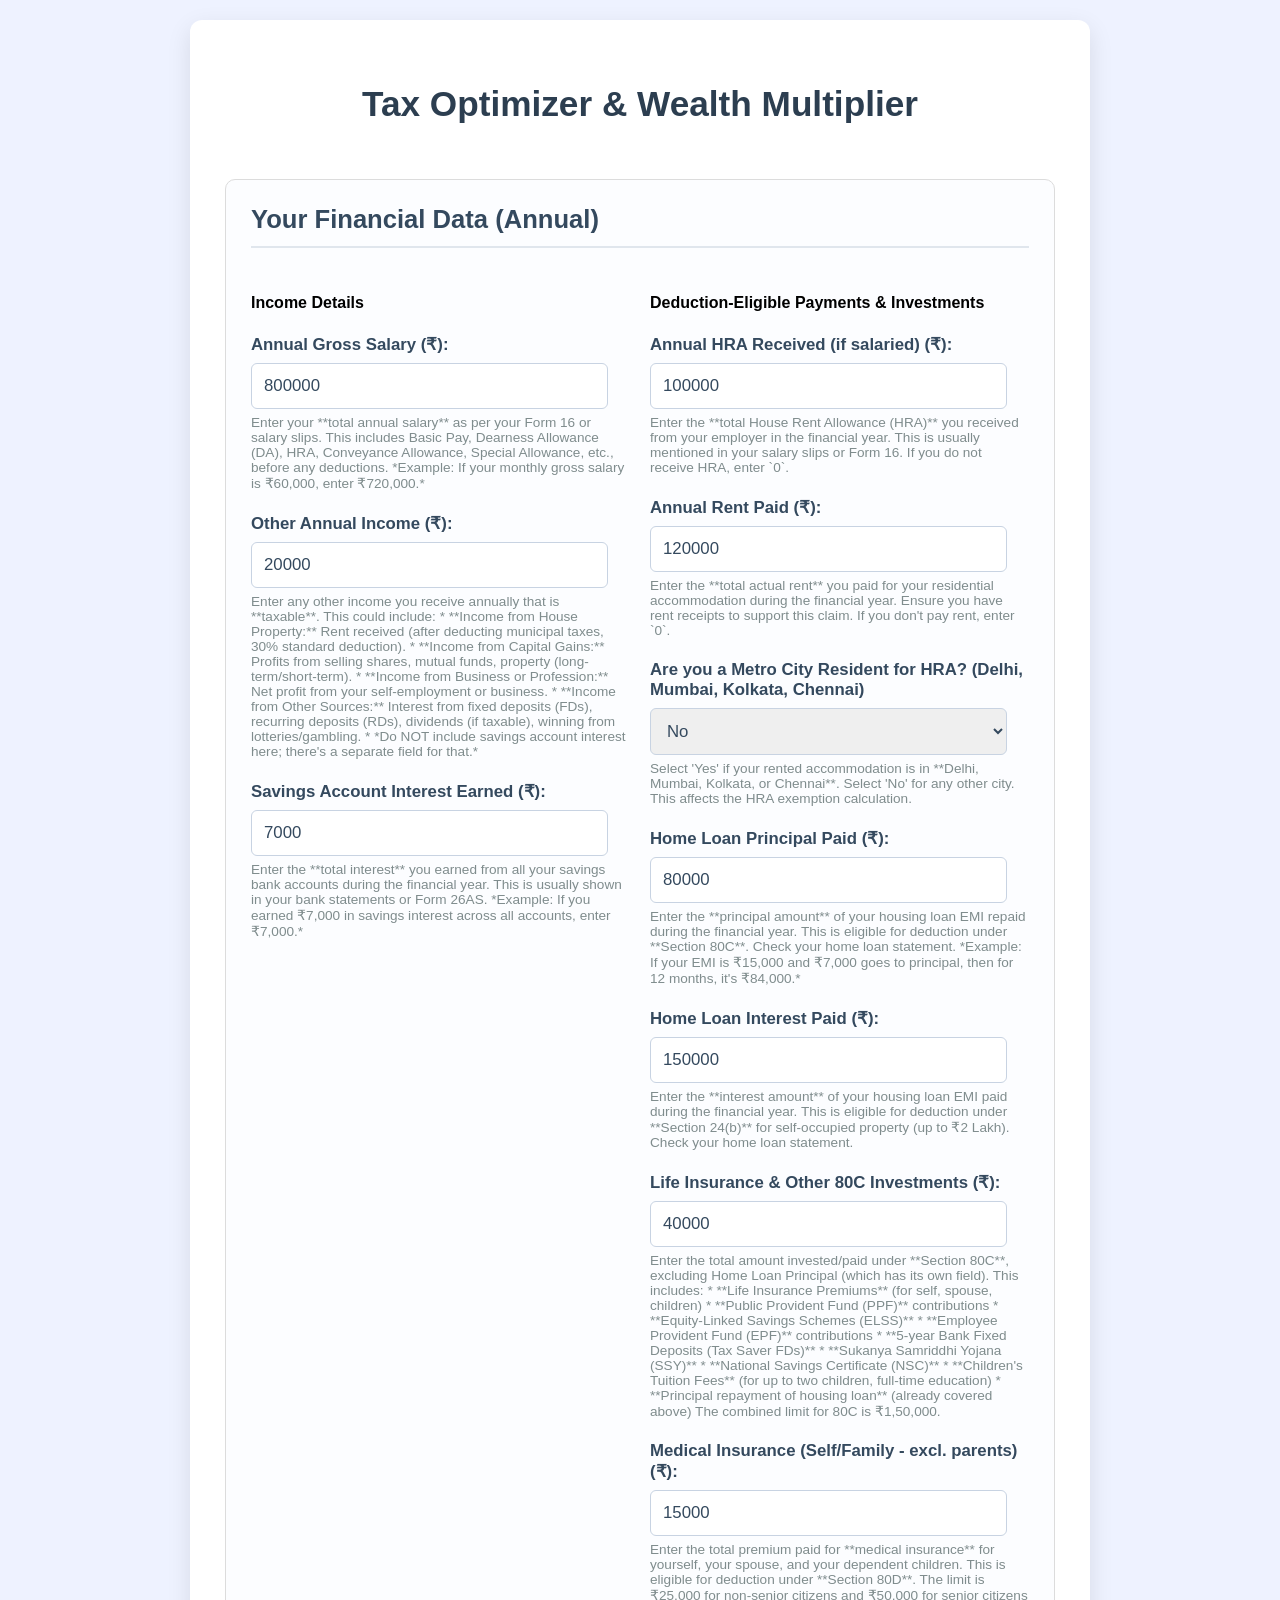
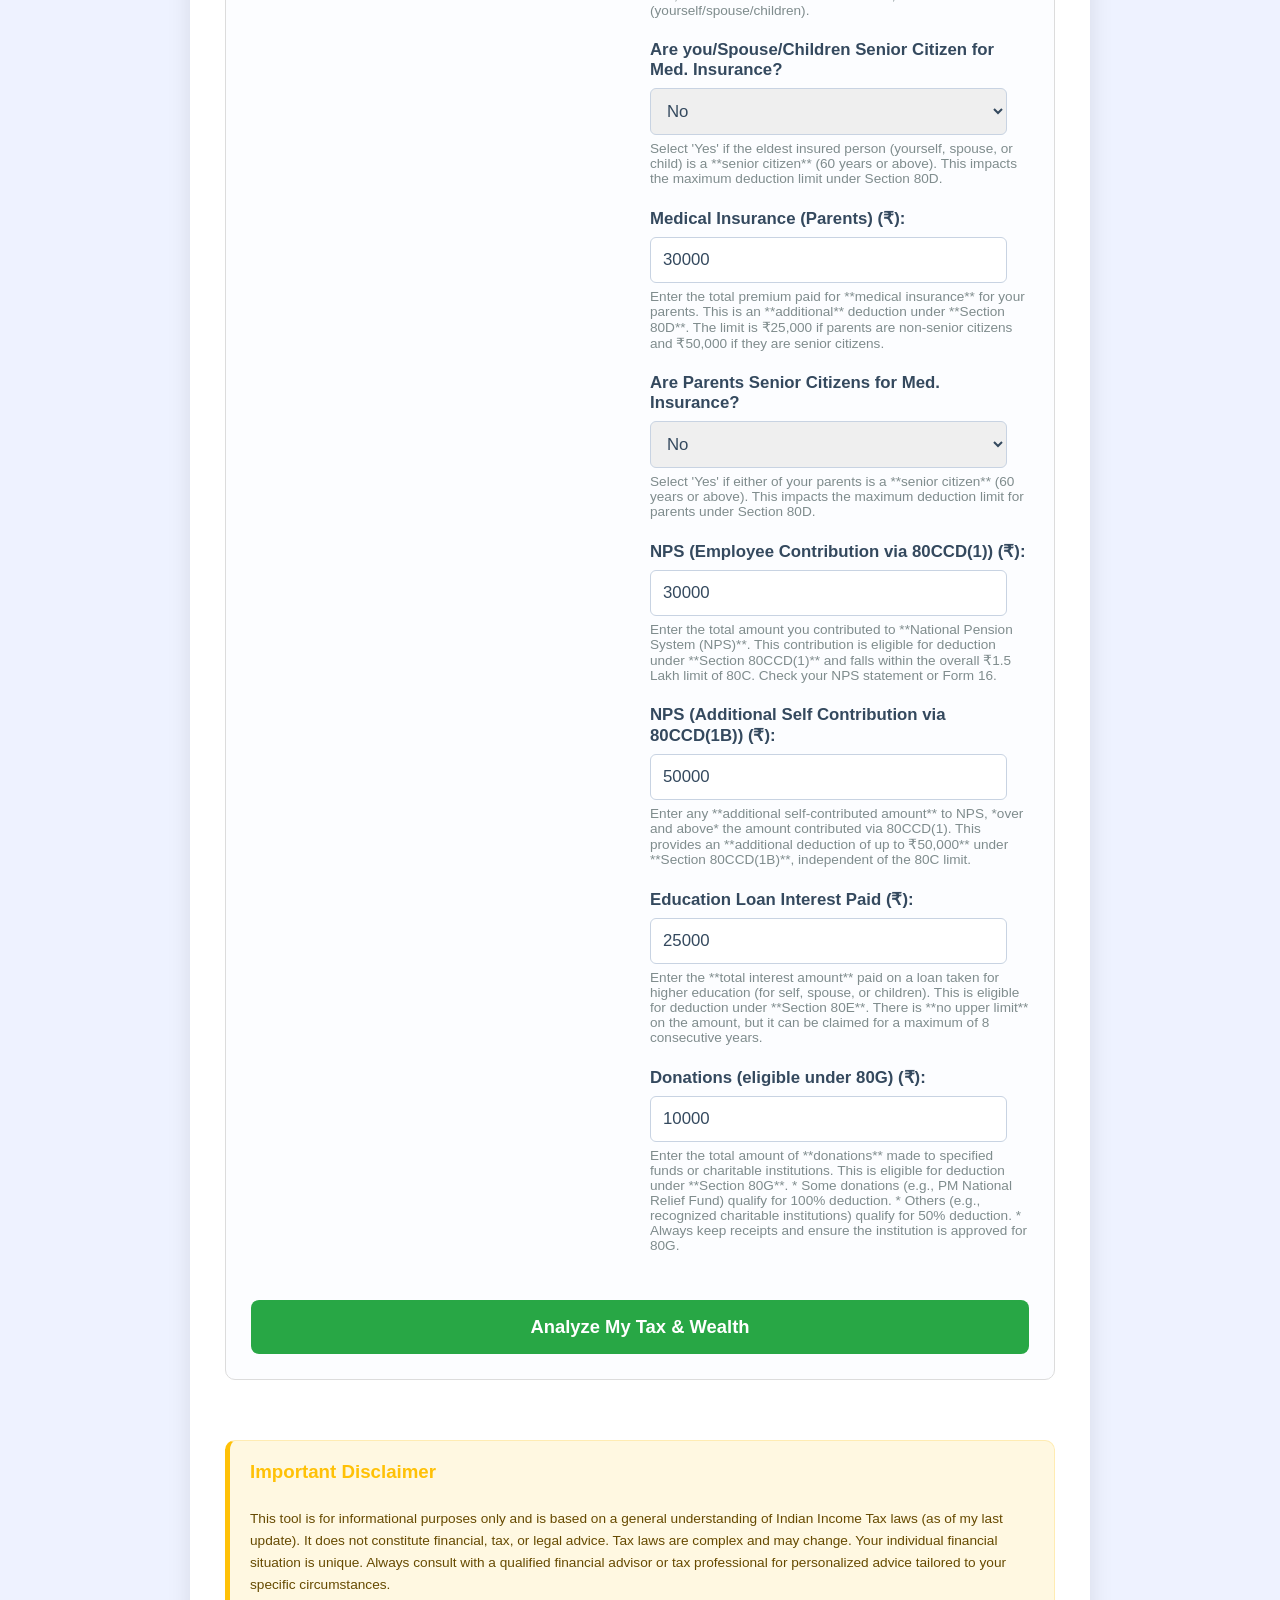
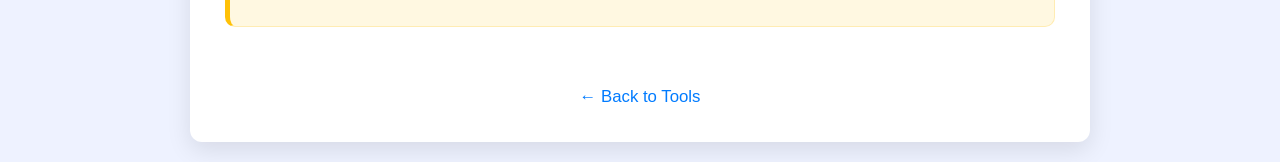
<file: docs/tools/tax.html>
<!DOCTYPE html>
<html lang="en">
<head>
  <meta charset="UTF-8" />
  <meta name="viewport" content="width=device-width, initial-scale=1.0"/>
  <title>Tax Optimizer & Wealth Multiplier</title>
  <style>
    body {
      font-family: 'Segoe UI', Tahoma, Geneva, Verdana, sans-serif;
      background: #eef2ff; /* Light blue background */
      margin: 0;
      padding: 20px;
      display: flex;
      justify-content: center;
      align-items: flex-start;
      min-height: 100vh;
      box-sizing: border-box;
    }
    .container {
      background: #ffffff;
      padding: 35px;
      border-radius: 12px;
      box-shadow: 0 8px 25px rgba(0, 0, 0, 0.1);
      max-width: 900px;
      width: 100%;
      box-sizing: border-box;
      display: grid;
      grid-template-columns: 1fr;
      gap: 30px;
    }
    h2 {
      text-align: center;
      color: #2c3e50; /* Darker blue-gray */
      margin-bottom: 25px;
      font-size: 2.2em;
      font-weight: 600;
    }
    .section-group {
        display: grid;
        grid-template-columns: repeat(auto-fit, minmax(300px, 1fr));
        gap: 20px;
    }
    .input-section, .results-section, .recommendations-section, .disclaimer-section {
      padding: 25px;
      border: 1px solid #dcdcdc;
      border-radius: 10px;
      background-color: #fcfdff;
    }
    .input-section h3, .results-section h3, .recommendations-section h3, .disclaimer-section h3 {
      color: #34495e;
      margin-top: 0;
      margin-bottom: 25px;
      font-size: 1.6em;
      border-bottom: 2px solid #e0e6ed;
      padding-bottom: 12px;
    }
    .input-group {
      margin-bottom: 22px;
    }
    label {
      display: block;
      margin-bottom: 8px;
      font-weight: 600;
      color: #34495e;
      font-size: 1.05em;
    }
    input[type="number"], select {
      width: calc(100% - 22px); /* Account for padding and border */
      padding: 12px;
      border: 1px solid #c8d3e2;
      border-radius: 6px;
      box-sizing: border-box;
      font-size: 1.05rem;
      color: #34495e;
      transition: border-color 0.2s ease, box-shadow 0.2s ease;
    }
    input[type="number"]:focus, select:focus {
      border-color: #007bff;
      outline: none;
      box-shadow: 0 0 0 3px rgba(0, 123, 255, 0.2);
    }
    .input-help {
      font-size: 0.85em;
      color: #7f8c8d;
      margin-top: 6px;
      display: block;
    }
    .input-error {
      color: #e74c3c;
      font-weight: bold;
      font-size: 0.85em;
      margin-top: 6px;
      display: block;
    }
    button {
      margin-top: 25px;
      width: 100%;
      background: #28a745; /* Green calculate button */
      color: white;
      border: none;
      padding: 16px;
      font-size: 1.15rem;
      border-radius: 8px;
      cursor: pointer;
      transition: background 0.3s ease, transform 0.2s ease;
      font-weight: 600;
    }
    button:hover {
      background: #218838;
      transform: translateY(-2px);
    }
    #error-message {
      margin-top: 20px;
      color: #e74c3c;
      font-weight: bold;
      text-align: center;
      padding: 10px;
      background-color: #fdeded;
      border-radius: 6px;
      border: 1px solid #e74c3c;
      display: none; /* Hidden by default */
    }
    .results-section, .recommendations-section {
      display: none; /* Hidden until calculation */
    }
    .results-section p, .disclaimer-section p {
      font-size: 1.15rem;
      line-height: 1.8;
      color: #34495e;
      text-align: center;
      margin-bottom: 10px;
    }
    .results-section p strong {
      color: #2c3e50;
    }
    #deductions-table {
        width: 100%;
        border-collapse: collapse;
        margin-top: 15px;
    }
    #deductions-table th, #deductions-table td {
        border: 1px solid #e0e6ed;
        padding: 10px;
        text-align: left;
        font-size: 0.95em;
        color: #34495e;
    }
    #deductions-table thead th {
        background-color: #e6f2ff; /* Light blue header */
        font-weight: 600;
        text-align: center;
    }
    #deductions-table tbody td:last-child {
        text-align: right; /* Align amounts to the right */
    }
    .recommendations-section ul {
        list-style-type: none;
        padding: 0;
    }
    .recommendations-section li {
        background-color: #e6f2ff; /* Light blue for list items */
        border: 1px solid #c8d3e2;
        border-radius: 8px;
        padding: 15px;
        margin-bottom: 12px;
        font-size: 1.05em;
        line-height: 1.5;
        color: #34495e;
    }
    .recommendations-section li strong {
        color: #007bff;
    }
    .recommendations-section li.positive {
        background-color: #e6ffe6; /* Light green for positive feedback */
        border-color: #82e082;
    }
    .recommendations-section li.info {
        background-color: #f7f9fc; /* Light gray for info */
        border-color: #dcdcdc;
    }
    .recommendations-section li.warning {
        background-color: #fffde6; /* Light yellow for warnings */
        border-color: #ffeb3b;
    }
    .recommendations-section li.critical {
        background-color: #ffe6e6; /* Light red for critical issues */
        border-color: #ff8282;
    }
    .disclaimer-section {
        margin-top: 30px;
        background-color: #fff8e1; /* Light yellow background for disclaimer */
        border-color: #ffecb3;
        color: #664a00;
        font-size: 0.9em;
        padding: 20px;
        border-left: 5px solid #ffc107;
    }
    .disclaimer-section h3 {
        color: #ffc107;
        border-bottom: none;
        margin-bottom: 10px;
        font-size: 1.3em;
    }
    .disclaimer-section p {
        text-align: left;
        font-size: 0.95em;
        line-height: 1.6;
        color: #664a00;
    }
    .back-link {
      display: block;
      margin-top: 30px;
      text-align: center;
      color: #007bff;
      text-decoration: none;
      font-size: 1.05rem;
      transition: color 0.2s ease;
    }
    .back-link:hover {
      text-decoration: underline;
      color: #0056b3;
    }

    /* Responsive adjustments */
    @media (max-width: 768px) {
      .container {
        padding: 20px;
      }
      h2 {
        font-size: 1.8em;
      }
      .input-section h3, .results-section h3, .recommendations-section h3, .disclaimer-section h3 {
        font-size: 1.4em;
      }
      button {
        font-size: 1rem;
        padding: 14px;
      }
      input[type="number"], select {
        font-size: 1rem;
        padding: 10px;
      }
      .results-section p {
        font-size: 1em;
      }
      .recommendations-section li {
          font-size: 0.95em;
          padding: 12px;
      }
      .disclaimer-section {
          font-size: 0.85em;
      }
      .section-group {
          grid-template-columns: 1fr; /* Stack columns on small screens */
      }
    }

    @media (max-width: 480px) {
      .container {
        padding: 15px;
      }
      h2 {
        font-size: 1.5em;
      }
      .input-section, .results-section, .recommendations-section, .disclaimer-section {
        padding: 15px;
      }
    }
  </style>
</head>
<body>
  <div class="container">
    <h2>Tax Optimizer & Wealth Multiplier</h2>

    <div class="input-section">
      <h3>Your Financial Data (Annual)</h3>
      <div class="section-group">
          <div>
              <h4>Income Details</h4>
              <div class="input-group">
                <label for="grossSalary">Annual Gross Salary (₹):</label>
                <input type="number" id="grossSalary" placeholder="e.g., 800,000" min="0" value="800000" oninput="validateAndClearError(this)" />
                <span class="input-help">
                    Enter your **total annual salary** as per your Form 16 or salary slips.
                    This includes Basic Pay, Dearness Allowance (DA), HRA, Conveyance Allowance, Special Allowance, etc., before any deductions.
                    *Example: If your monthly gross salary is ₹60,000, enter ₹720,000.*
                </span>
                <span class="input-error" id="grossSalary-error"></span>
              </div>

              <div class="input-group">
                <label for="otherIncome">Other Annual Income (₹):</label>
                <input type="number" id="otherIncome" placeholder="e.g., 20,000 (e.g., FD interest, rent)" min="0" value="20000" oninput="validateAndClearError(this)" />
                <span class="input-help">
                    Enter any other income you receive annually that is **taxable**.
                    This could include:
                    * **Income from House Property:** Rent received (after deducting municipal taxes, 30% standard deduction).
                    * **Income from Capital Gains:** Profits from selling shares, mutual funds, property (long-term/short-term).
                    * **Income from Business or Profession:** Net profit from your self-employment or business.
                    * **Income from Other Sources:** Interest from fixed deposits (FDs), recurring deposits (RDs), dividends (if taxable), winning from lotteries/gambling.
                    * *Do NOT include savings account interest here; there's a separate field for that.*
                </span>
                <span class="input-error" id="otherIncome-error"></span>
              </div>

              <div class="input-group">
                <label for="savingsInterest">Savings Account Interest Earned (₹):</label>
                <input type="number" id="savingsInterest" placeholder="e.g., 7,000" min="0" value="7000" oninput="validateAndClearError(this)" />
                <span class="input-help">
                    Enter the **total interest** you earned from all your savings bank accounts during the financial year.
                    This is usually shown in your bank statements or Form 26AS.
                    *Example: If you earned ₹7,000 in savings interest across all accounts, enter ₹7,000.*
                </span>
                <span class="input-error" id="savingsInterest-error"></span>
              </div>
          </div>

          <div>
              <h4>Deduction-Eligible Payments & Investments</h4>
              <div class="input-group">
                <label for="hraReceived">Annual HRA Received (if salaried) (₹):</label>
                <input type="number" id="hraReceived" placeholder="e.g., 100,000" min="0" value="100000" oninput="validateAndClearError(this)" />
                <span class="input-help">
                    Enter the **total House Rent Allowance (HRA)** you received from your employer in the financial year.
                    This is usually mentioned in your salary slips or Form 16. If you do not receive HRA, enter `0`.
                </span>
                <span class="input-error" id="hraReceived-error"></span>
              </div>

              <div class="input-group">
                <label for="rentPaid">Annual Rent Paid (₹):</label>
                <input type="number" id="rentPaid" placeholder="e.g., 120,000" min="0" value="120000" oninput="validateAndClearError(this)" />
                <span class="input-help">
                    Enter the **total actual rent** you paid for your residential accommodation during the financial year.
                    Ensure you have rent receipts to support this claim. If you don't pay rent, enter `0`.
                </span>
                <span class="input-error" id="rentPaid-error"></span>
              </div>

              <div class="input-group">
                <label for="isMetro">Are you a Metro City Resident for HRA? (Delhi, Mumbai, Kolkata, Chennai)</label>
                <select id="isMetro">
                    <option value="no">No</option>
                    <option value="yes">Yes</option>
                </select>
                <span class="input-help">
                    Select 'Yes' if your rented accommodation is in **Delhi, Mumbai, Kolkata, or Chennai**.
                    Select 'No' for any other city. This affects the HRA exemption calculation.
                </span>
              </div>

              <div class="input-group">
                <label for="homeLoanPrincipal">Home Loan Principal Paid (₹):</label>
                <input type="number" id="homeLoanPrincipal" placeholder="e.g., 80,000" min="0" value="80000" oninput="validateAndClearError(this)" />
                <span class="input-help">
                    Enter the **principal amount** of your housing loan EMI repaid during the financial year.
                    This is eligible for deduction under **Section 80C**. Check your home loan statement.
                    *Example: If your EMI is ₹15,000 and ₹7,000 goes to principal, then for 12 months, it's ₹84,000.*
                </span>
                <span class="input-error" id="homeLoanPrincipal-error"></span>
              </div>

              <div class="input-group">
                <label for="homeLoanInterest">Home Loan Interest Paid (₹):</label>
                <input type="number" id="homeLoanInterest" placeholder="e.g., 150,000" min="0" value="150000" oninput="validateAndClearError(this)" />
                <span class="input-help">
                    Enter the **interest amount** of your housing loan EMI paid during the financial year.
                    This is eligible for deduction under **Section 24(b)** for self-occupied property (up to ₹2 Lakh).
                    Check your home loan statement.
                </span>
                <span class="input-error" id="homeLoanInterest-error"></span>
              </div>

              <div class="input-group">
                <label for="lifeInsurance80C">Life Insurance & Other 80C Investments (₹):</label>
                <input type="number" id="lifeInsurance80C" placeholder="e.g., 40,000 (PPF, ELSS, EPF, FDs, etc.)" min="0" value="40000" oninput="validateAndClearError(this)" />
                <span class="input-help">
                    Enter the total amount invested/paid under **Section 80C**, excluding Home Loan Principal (which has its own field).
                    This includes:
                    * **Life Insurance Premiums** (for self, spouse, children)
                    * **Public Provident Fund (PPF)** contributions
                    * **Equity-Linked Savings Schemes (ELSS)**
                    * **Employee Provident Fund (EPF)** contributions
                    * **5-year Bank Fixed Deposits (Tax Saver FDs)**
                    * **Sukanya Samriddhi Yojana (SSY)**
                    * **National Savings Certificate (NSC)**
                    * **Children's Tuition Fees** (for up to two children, full-time education)
                    * **Principal repayment of housing loan** (already covered above)
                    The combined limit for 80C is ₹1,50,000.
                </span>
                <span class="input-error" id="lifeInsurance80C-error"></span>
              </div>
              
              <div class="input-group">
                <label for="medInsuranceSelf">Medical Insurance (Self/Family - excl. parents) (₹):</label>
                <input type="number" id="medInsuranceSelf" placeholder="e.g., 15,000" min="0" value="15000" oninput="validateAndClearError(this)" />
                <span class="input-help">
                    Enter the total premium paid for **medical insurance** for yourself, your spouse, and your dependent children.
                    This is eligible for deduction under **Section 80D**.
                    The limit is ₹25,000 for non-senior citizens and ₹50,000 for senior citizens (yourself/spouse/children).
                </span>
                <span class="input-error" id="medInsuranceSelf-error"></span>
              </div>

              <div class="input-group">
                <label for="isSelfSeniorCitizen">Are you/Spouse/Children Senior Citizen for Med. Insurance?</label>
                <select id="isSelfSeniorCitizen">
                    <option value="no">No</option>
                    <option value="yes">Yes</option>
                </select>
                <span class="input-help">
                    Select 'Yes' if the eldest insured person (yourself, spouse, or child) is a **senior citizen** (60 years or above).
                    This impacts the maximum deduction limit under Section 80D.
                </span>
              </div>

              <div class="input-group">
                <label for="medInsuranceParents">Medical Insurance (Parents) (₹):</label>
                <input type="number" id="medInsuranceParents" placeholder="e.g., 30,000" min="0" value="30000" oninput="validateAndClearError(this)" />
                <span class="input-help">
                    Enter the total premium paid for **medical insurance** for your parents.
                    This is an **additional** deduction under **Section 80D**.
                    The limit is ₹25,000 if parents are non-senior citizens and ₹50,000 if they are senior citizens.
                </span>
                <span class="input-error" id="medInsuranceParents-error"></span>
              </div>

              <div class="input-group">
                <label for="areParentsSeniorCitizen">Are Parents Senior Citizens for Med. Insurance?</label>
                <select id="areParentsSeniorCitizen">
                    <option value="no">No</option>
                    <option value="yes">Yes</option>
                </select>
                <span class="input-help">
                    Select 'Yes' if either of your parents is a **senior citizen** (60 years or above).
                    This impacts the maximum deduction limit for parents under Section 80D.
                </span>
              </div>

              <div class="input-group">
                <label for="npsSelfContribution">NPS (Employee Contribution via 80CCD(1)) (₹):</label>
                <input type="number" id="npsSelfContribution" placeholder="e.g., 30,000" min="0" value="30000" oninput="validateAndClearError(this)" />
                <span class="input-help">
                    Enter the total amount you contributed to **National Pension System (NPS)**.
                    This contribution is eligible for deduction under **Section 80CCD(1)** and falls within the overall ₹1.5 Lakh limit of 80C.
                    Check your NPS statement or Form 16.
                </span>
                <span class="input-error" id="npsSelfContribution-error"></span>
              </div>

              <div class="input-group">
                <label for="npsAdditionalContribution">NPS (Additional Self Contribution via 80CCD(1B)) (₹):</label>
                <input type="number" id="npsAdditionalContribution" placeholder="e.g., 50,000" min="0" value="50000" oninput="validateAndClearError(this)" />
                <span class="input-help">
                    Enter any **additional self-contributed amount** to NPS, *over and above* the amount contributed via 80CCD(1).
                    This provides an **additional deduction of up to ₹50,000** under **Section 80CCD(1B)**, independent of the 80C limit.
                </span>
                <span class="input-error" id="npsAdditionalContribution-error"></span>
              </div>

              <div class="input-group">
                <label for="educationLoanInterest">Education Loan Interest Paid (₹):</label>
                <input type="number" id="educationLoanInterest" placeholder="e.g., 25,000" min="0" value="25000" oninput="validateAndClearError(this)" />
                <span class="input-help">
                    Enter the **total interest amount** paid on a loan taken for higher education (for self, spouse, or children).
                    This is eligible for deduction under **Section 80E**. There is **no upper limit** on the amount, but it can be claimed for a maximum of 8 consecutive years.
                </span>
                <span class="input-error" id="educationLoanInterest-error"></span>
              </div>

              <div class="input-group">
                <label for="donations80G">Donations (eligible under 80G) (₹):</label>
                <input type="number" id="donations80G" placeholder="e.g., 10,000" min="0" value="10000" oninput="validateAndClearError(this)" />
                <span class="input-help">
                    Enter the total amount of **donations** made to specified funds or charitable institutions.
                    This is eligible for deduction under **Section 80G**.
                    * Some donations (e.g., PM National Relief Fund) qualify for 100% deduction.
                    * Others (e.g., recognized charitable institutions) qualify for 50% deduction.
                    * Always keep receipts and ensure the institution is approved for 80G.
                </span>
                <span class="input-error" id="donations80G-error"></span>
              </div>
          </div>
      </div>
      <button onclick="calculateTaxAndProfit()">Analyze My Tax & Wealth</button>
    </div>

    <div id="error-message"></div>

    <div class="results-section" id="summary-results-section">
      <h3>Your Tax & Financial Snapshot</h3>
      <div id="summary-results"></div>
      <h4>Tax Deduction Breakdown</h4>
      <table id="deductions-table">
          <thead>
              <tr>
                  <th>Section</th>
                  <th>Description</th>
                  <th>Amount Claimed</th>
              </tr>
          </thead>
          <tbody>
              </tbody>
      </table>
    </div>

    <div class="recommendations-section" id="recommendations-section">
      <h3>Tax Saving Opportunities & Wealth Building Advice</h3>
      <ul id="recommendations-list">
        </ul>
    </div>

    <div class="disclaimer-section">
        <h3>Important Disclaimer</h3>
        <p>This tool is for informational purposes only and is based on a general understanding of Indian Income Tax laws (as of my last update). It does not constitute financial, tax, or legal advice. Tax laws are complex and may change. Your individual financial situation is unique. Always consult with a qualified financial advisor or tax professional for personalized advice tailored to your specific circumstances.</p>
    </div>

    <a class="back-link" href="tools.html">← Back to Tools</a>
  </div>

  <script>
    // --- Helper Functions ---
    function formatINR(x) {
      if (isNaN(x) || x === null || !isFinite(x)) return '₹' + (0).toLocaleString('en-IN', { minimumFractionDigits: 0, maximumFractionDigits: 0 });
      return '₹' + Math.round(Number(x)).toLocaleString('en-IN', { minimumFractionDigits: 0, maximumFractionDigits: 0 });
    }

    function validateAndClearError(inputElement) {
      const value = parseFloat(inputElement.value);
      const id = inputElement.id;
      const errorSpan = document.getElementById(`${id}-error`);

      let isValid = true;
      let errorMessage = '';

      if (inputElement.value.trim() === '') {
        isValid = false;
        errorMessage = 'This field cannot be empty.';
      } else if (isNaN(value)) {
        isValid = false;
        errorMessage = 'Please enter a valid number.';
      } else if (value < parseFloat(inputElement.min || 0)) {
        isValid = false;
        errorMessage = `Must be at least ${inputElement.min || 0}.`;
      } else if (inputElement.max && value > parseFloat(inputElement.max)) {
        isValid = false;
        errorMessage = `Must be at most ${inputElement.max}.`;
      }

      if (!isValid) {
        inputElement.style.borderColor = '#e74c3c';
        if (errorSpan) errorSpan.innerText = errorMessage;
      } else {
        inputElement.style.borderColor = '#c8d3e2';
        if (errorSpan) errorSpan.innerText = '';
      }
      return isValid;
    }

    function showOverallError(message) {
      const errorDiv = document.getElementById('error-message');
      errorDiv.innerHTML = `<p>${message}</p>`;
      errorDiv.style.display = 'block';
      document.getElementById('summary-results-section').style.display = 'none';
      document.getElementById('recommendations-section').style.display = 'none';
    }

    function clearOverallError() {
      document.getElementById('error-message').innerHTML = '';
      document.getElementById('error-message').style.display = 'none';
    }

    // --- Main Calculation and Recommendation Logic ---
    function calculateTaxAndProfit() {
      clearOverallError();

      let allInputsValid = true;
      document.querySelectorAll('.input-section input[type="number"]').forEach(input => {
        if (!validateAndClearError(input)) {
          allInputsValid = false;
        }
      });

      if (!allInputsValid) {
        showOverallError('Please correct the invalid inputs before analysis.');
        return;
      }

      try {
        const grossSalary = parseFloat(document.getElementById('grossSalary').value);
        const otherIncome = parseFloat(document.getElementById('otherIncome').value);
        const savingsInterest = parseFloat(document.getElementById('savingsInterest').value);
        const hraReceived = parseFloat(document.getElementById('hraReceived').value);
        const rentPaid = parseFloat(document.getElementById('rentPaid').value);
        const isMetro = document.getElementById('isMetro').value === 'yes';
        const homeLoanPrincipal = parseFloat(document.getElementById('homeLoanPrincipal').value);
        const homeLoanInterest = parseFloat(document.getElementById('homeLoanInterest').value);
        const lifeInsurance80C = parseFloat(document.getElementById('lifeInsurance80C').value);
        const medInsuranceSelf = parseFloat(document.getElementById('medInsuranceSelf').value);
        const isSelfSeniorCitizen = document.getElementById('isSelfSeniorCitizen').value === 'yes';
        const medInsuranceParents = parseFloat(document.getElementById('medInsuranceParents').value);
        const areParentsSeniorCitizen = document.getElementById('areParentsSeniorCitizen').value === 'yes';
        const npsSelfContribution = parseFloat(document.getElementById('npsSelfContribution').value);
        const npsAdditionalContribution = parseFloat(document.getElementById('npsAdditionalContribution').value);
        const educationLoanInterest = parseFloat(document.getElementById('educationLoanInterest').value);
        const donations80G = parseFloat(document.getElementById('donations80G').value);

        let totalDeductions = 0;
        let deductionsBreakdown = [];
        let recommendations = [];

        // --- Standard Deduction (for salaried individuals) ---
        const standardDeduction = Math.min(grossSalary, 50000); // Max 50,000 or actual salary if less
        totalDeductions += standardDeduction;
        deductionsBreakdown.push({ section: 'Standard Deduction', description: 'For salaried individuals', amount: standardDeduction });

        // --- HRA Exemption (for salaried individuals) ---
        let hraExemption = 0;
        if (grossSalary > 0 && hraReceived > 0 && rentPaid > 0) {
            const basicSalary = grossSalary * 0.5; // Simplified assumption for basic salary for HRA calculation
            const actualHRA = hraReceived;
            const rentPaidMinus10PercentSalary = rentPaid - (basicSalary * 0.10);
            const fiftyFortyPercentSalary = basicSalary * (isMetro ? 0.50 : 0.40);

            hraExemption = Math.min(actualHRA, rentPaidMinus10PercentSalary, fiftyFortyPercentSalary);
            hraExemption = Math.max(0, hraExemption); // Ensure it's not negative

            if (hraExemption > 0) {
                totalDeductions += hraExemption;
                deductionsBreakdown.push({ section: 'HRA Exemption', description: 'House Rent Allowance', amount: hraExemption });
            }
        }
        if (hraExemption === 0 && grossSalary > 0 && rentPaid > 0 && hraReceived === 0) {
            recommendations.push({ type: 'warning', text: `<strong>HRA Exemption:</strong> If you are salaried and pay rent but do not receive HRA, you might be eligible for Section 80GG deduction. Consult a tax advisor.` });
        }


        // --- Section 80C, 80CCC, 80CCD(1) ---
        let eligible80C = homeLoanPrincipal + lifeInsurance80C + npsSelfContribution;
        // Children's tuition fees are also part of 80C, but not explicitly added as input
        let deduction80C = Math.min(eligible80C, 150000);
        totalDeductions += deduction80C;
        deductionsBreakdown.push({ section: 'Section 80C/80CCC/80CCD(1)', description: 'Life Insurance, PPF, ELSS, Home Loan Principal, NPS (Employee), etc.', amount: deduction80C });

        if (eligible80C < 150000) {
            let potential80C = 150000 - eligible80C;
            recommendations.push({ type: 'info', text: `<strong>Section 80C:</strong> You have utilized ${formatINR(deduction80C)} out of ${formatINR(150000)}. You can invest **${formatINR(potential80C)}** more in instruments like ELSS (Equity Linked Savings Schemes), PPF (Public Provident Fund), or Tax Saver Fixed Deposits (5 years) to save more tax.` });
        } else {
            recommendations.push({ type: 'positive', text: `<strong>Section 80C:</strong> You have fully utilized your Section 80C limit! Excellent tax planning!` });
        }

        // --- Section 80CCD(1B) ---
        let deduction80CCD1B = Math.min(npsAdditionalContribution, 50000);
        totalDeductions += deduction80CCD1B;
        deductionsBreakdown.push({ section: 'Section 80CCD(1B)', description: 'Additional NPS Self Contribution', amount: deduction80CCD1B });

        if (npsAdditionalContribution < 50000) {
            let potentialNPS = 50000 - npsAdditionalContribution;
            recommendations.push({ type: 'info', text: `<strong>Section 80CCD(1B):</strong> You can make an additional contribution of **${formatINR(potentialNPS)}** to NPS for an extra tax deduction (up to ₹50,000) beyond the 80C limit.` });
        } else if (npsAdditionalContribution >= 50000) {
             recommendations.push({ type: 'positive', text: `<strong>Section 80CCD(1B):</strong> You have fully utilized the additional ₹50,000 deduction for NPS. Good job!` });
        }


        // --- Section 24(b) - Home Loan Interest ---
        let maxHomeLoanInterest = 200000;
        let deduction24b = Math.min(homeLoanInterest, maxHomeLoanInterest);
        totalDeductions += deduction24b;
        deductionsBreakdown.push({ section: 'Section 24(b)', description: 'Interest on Home Loan (Self-Occupied)', amount: deduction24b });

        if (homeLoanInterest > maxHomeLoanInterest) {
            recommendations.push({ type: 'warning', text: `<strong>Section 24(b):</strong> Your reported home loan interest is ${formatINR(homeLoanInterest)}, but the maximum deduction allowed for self-occupied property is ${formatINR(maxHomeLoanInterest)}. You've utilized the full limit.` });
        } else if (homeLoanInterest > 0) {
            recommendations.push({ type: 'positive', text: `<strong>Section 24(b):</strong> You have effectively utilized your home loan interest deduction of ${formatINR(deduction24b)}.` });
        } else if (homeLoanInterest === 0 && homeLoanPrincipal > 0) {
             recommendations.push({ type: 'info', text: `<strong>Section 24(b):</strong> You are paying home loan principal but have reported no interest. Ensure you claim interest (if applicable) for self-occupied property up to ${formatINR(maxHomeLoanInterest)} annually.` });
        }


        // --- Section 80D - Medical Insurance ---
        let maxMedSelf = isSelfSeniorCitizen ? 50000 : 25000; // For self, spouse, children
        let deductionMedSelf = Math.min(medInsuranceSelf, maxMedSelf);
        totalDeductions += deductionMedSelf;
        deductionsBreakdown.push({ section: 'Section 80D (Self/Family)', description: 'Medical Insurance Premium (Self, Spouse, Children)', amount: deductionMedSelf });

        let maxMedParents = areParentsSeniorCitizen ? 50000 : 25000; // For parents
        let deductionMedParents = Math.min(medInsuranceParents, maxMedParents);
        totalDeductions += deductionMedParents;
        deductionsBreakdown.push({ section: 'Section 80D (Parents)', description: 'Medical Insurance Premium (Parents)', amount: deductionMedParents });

        if (medInsuranceSelf === 0 && medInsuranceParents === 0) {
            recommendations.push({ type: 'critical', text: `<strong>Section 80D (Medical Insurance):</strong> You have not reported any medical insurance premiums. This is a crucial deduction and provides financial security. Consider getting a health insurance policy for yourself/family and parents to claim up to ${formatINR(maxMedSelf)} (self/family) + ${formatINR(maxMedParents)} (parents).` });
        } else {
            if (medInsuranceSelf < maxMedSelf) {
                let potentialMedSelf = maxMedSelf - medInsuranceSelf;
                recommendations.push({ type: 'info', text: `<strong>Section 80D (Self/Family):</strong> You can potentially claim **${formatINR(potentialMedSelf)}** more by increasing medical insurance premium for yourself/family up to the limit of ${formatINR(maxMedSelf)}.` });
            } else if (medInsuranceSelf >= maxMedSelf && maxMedSelf > 0) {
                 recommendations.push({ type: 'positive', text: `<strong>Section 80D (Self/Family):</strong> You have fully utilized your medical insurance deduction for self/family.` });
            }
            if (medInsuranceParents < maxMedParents) {
                let potentialMedParents = maxMedParents - medInsuranceParents;
                recommendations.push({ type: 'info', text: `<strong>Section 80D (Parents):</strong> You can potentially claim **${formatINR(potentialMedParents)}** more by increasing medical insurance premium for your parents up to the limit of ${formatINR(maxMedParents)}.` });
            } else if (medInsuranceParents >= maxMedParents && maxMedParents > 0) {
                recommendations.push({ type: 'positive', text: `<strong>Section 80D (Parents):</strong> You have fully utilized your medical insurance deduction for parents.` });
            }
        }


        // --- Section 80E - Education Loan Interest ---
        if (educationLoanInterest > 0) {
            totalDeductions += educationLoanInterest;
            deductionsBreakdown.push({ section: 'Section 80E', description: 'Interest on Education Loan', amount: educationLoanInterest });
            recommendations.push({ type: 'positive', text: `<strong>Section 80E:</strong> You are claiming the full education loan interest of ${formatINR(educationLoanInterest)}. This is a valuable deduction with no upper limit for 8 years.` });
        } else {
            recommendations.push({ type: 'info', text: `<strong>Section 80E:</strong> If you are paying interest on an education loan for yourself, spouse, or children, ensure you claim this deduction. There is no upper limit on the amount, but it can be claimed for a maximum of 8 consecutive years.` });
        }

        // --- Section 80G - Donations ---
        if (donations80G > 0) {
            // Simplistic: 50% or 100% of donations are eligible, with certain conditions.
            // For this tool, we'll use a placeholder for advice, actual calculation is complex for 80G based on type.
            let deduction80G = donations80G * 0.5; // Example: assuming 50% eligible for deduction purposes
            // In a real scenario, this would need to check type of donation
            totalDeductions += deduction80G;
            deductionsBreakdown.push({ section: 'Section 80G', description: 'Donations to Charitable Institutions (e.g., 50% eligible)', amount: deduction80G });
            recommendations.push({ type: 'info', text: `<strong>Section 80G:</strong> You have claimed deductions for donations. Remember to keep proper receipts with donor details and PAN to claim them effectively (eligibility varies from 50% to 100% depending on the fund).` });
        } else {
             recommendations.push({ type: 'info', text: `<strong>Section 80G:</strong> Consider making donations to approved charitable institutions. You can get tax deductions (50% or 100% of the donated amount, depending on the fund) under this section. Ensure to obtain proper receipts.` });
        }


        // --- Section 80TTA - Savings Account Interest ---
        let deduction80TTA = Math.min(savingsInterest, 10000);
        totalDeductions += deduction80TTA;
        deductionsBreakdown.push({ section: 'Section 80TTA', description: 'Interest from Savings Account', amount: deduction80TTA });

        if (savingsInterest > 10000) {
            recommendations.push({ type: 'warning', text: `<strong>Section 80TTA:</strong> You earned ${formatINR(savingsInterest)} interest from savings accounts, but the maximum deduction allowed for individuals/HUFs is ${formatINR(10000)}. You've utilized the full limit here.` });
        } else if (savingsInterest > 0) {
             recommendations.push({ type: 'positive', text: `<strong>Section 80TTA:</strong> You have claimed deduction for savings account interest. This is a simple but effective way to save tax on up to ${formatINR(10000)} of interest.` });
        } else {
             recommendations.push({ type: 'info', text: `<strong>Section 80TTA:</strong> Don't forget to claim deduction for interest earned on your savings bank accounts, up to ${formatINR(10000)} annually.` });
        }


        // --- Calculate Taxable Income ---
        const grossTotalIncome = grossSalary + otherIncome + savingsInterest; // Gross total income before deductions
        let taxableIncome = grossTotalIncome - totalDeductions;
        taxableIncome = Math.max(0, taxableIncome); // Taxable income cannot be negative

        // --- Monetary Profit & Wealth Building Advice (General) ---
        recommendations.push({ type: 'info', text: `<strong>Financial Planning:</strong> Beyond tax savings, focus on consistent investing for long-term wealth creation. Aim to invest a significant portion of your income, even after maximizing tax-saving avenues.` });
        recommendations.push({ type: 'info', text: `<strong>Diversify Investments:</strong> Do not limit your investments only to tax-saving instruments. Explore a diversified portfolio including equity mutual funds (for growth), debt funds (for stability), and other asset classes based on your risk appetite.` });
        recommendations.push({ type: 'info', text: `<strong>Power of Compounding:</strong> Start investing early and consistently. Even small, regular investments can grow substantially over long periods due to the power of compounding. Tools like SIP calculators can help visualize this.` });
        recommendations.push({ type: 'info', text: `<strong>Review Annually:</strong> Tax laws and your personal financial situation can change. It's crucial to review your tax planning and investment strategy at least once a year, preferably with a professional.` });
        recommendations.push({ type: 'info', text: `<strong>Emergency Fund:</strong> Ensure you have an adequate emergency fund (3-6 months of living expenses) in an easily accessible, liquid account. This provides a financial safety net before aggressive investing.` });


        // Display Summary
        const summaryResultsDiv = document.getElementById('summary-results');
        summaryResultsDiv.innerHTML = `
          <p><strong>Your Gross Total Income:</strong> ${formatINR(grossTotalIncome)}</p>
          <p><strong>Total Deductions Claimed:</strong> ${formatINR(totalDeductions)}</p>
          <p><strong>Your Taxable Income:</strong> ${formatINR(taxableIncome)}</p>
          <p><em>(Note: This does not calculate actual tax liability, only your estimated taxable income after eligible deductions.)</em></p>
        `;
        document.getElementById('summary-results-section').style.display = 'block';

        // Display Deductions Table
        const deductionsTableBody = document.querySelector('#deductions-table tbody');
        deductionsTableBody.innerHTML = ''; // Clear previous
        deductionsBreakdown.forEach(deduction => {
            const row = deductionsTableBody.insertRow();
            row.insertCell().innerText = deduction.section;
            row.insertCell().innerText = deduction.description;
            row.insertCell().innerText = formatINR(deduction.amount);
        });

        // Display Recommendations
        const recommendationsList = document.getElementById('recommendations-list');
        recommendationsList.innerHTML = ''; // Clear previous
        recommendations.forEach(rec => {
            const li = document.createElement('li');
            li.innerHTML = rec.text;
            li.classList.add(rec.type);
            recommendationsList.appendChild(li);
        });
        document.getElementById('recommendations-section').style.display = 'block';

      } catch (e) {
        console.error("An error occurred during calculation:", e);
        showOverallError(`An unexpected error occurred: ${e.message}. Please check your inputs.`);
      }
    }

    // Initial setup on page load
    document.addEventListener('DOMContentLoaded', () => {
        document.querySelectorAll('.input-section input[type="number"]').forEach(input => {
            validateAndClearError(input);
        });
    });
  </script>
</body>
</html>
</file>
<file: docs/style.css>
:root {
    /* Dark Theme Colors */
    --primary-color: #bb86fc; /* A vibrant, light purple for accents/interactivity */
    --secondary-color: #03dac6; /* A contrasting teal for secondary accents */
    --background-color: #121212; /* Very dark grey for background */
    --surface-color: #1e1e1e;   /* Slightly lighter dark grey for cards/sections */
    --text-color: #e0e0e0;     /* Light grey for main text */
    --light-text-color: #a0a0a0; /* Muted grey for secondary text */
    --border-color: #333333;    /* Darker grey for borders */
    --shadow-color: rgba(0, 0, 0, 0.4); /* More pronounced shadow on dark background */
    --white-color: #ffffff;    /* Pure white (used sparingly for contrast) */

    --hover-effect: translateY(-3px);
}

* {
    margin: 0;
    padding: 0;
    box-sizing: border-box;
}

body {
    font-family: 'Poppins', sans-serif;
    line-height: 1.6;
    color: var(--text-color);
    background-color: var(--background-color);
    overflow-x: hidden; /* Prevent horizontal scroll */
}

.container {
    max-width: 1200px;
    margin: 0 auto;
    padding: 0 20px;
}

a {
    text-decoration: none;
    color: var(--primary-color);
    transition: color 0.3s ease;
}

a:hover {
    color: var(--secondary-color);
}

ul {
    list-style: none;
}

h1, h2, h3 {
    margin-bottom: 1rem;
    font-weight: 700;
}

h1 {
    font-size: 3.5rem;
    line-height: 1.2;
    color: var(--white-color); /* Hero title remains white for strong contrast */
}

h2 {
    font-size: 2.5rem;
    text-align: center;
    margin-bottom: 2.5rem;
    color: var(--text-color);
}

h3 {
    font-size: 1.75rem;
}

p {
    margin-bottom: 1rem;
}

.section-description {
    text-align: center;
    max-width: 700px;
    margin: 0 auto 3rem auto;
    color: var(--light-text-color);
    font-size: 1.1rem;
}

.text-center {
    text-align: center;
}

/* Buttons */
.btn {
    display: inline-block;
    padding: 12px 25px;
    border-radius: 50px;
    font-weight: 600;
    text-align: center;
    transition: all 0.3s ease;
    cursor: pointer;
    border: none;
}

.btn-primary {
    background-color: var(--primary-color);
    color: var(--background-color); /* Text should be dark on primary */
}

.btn-primary:hover {
    background-color: #a46de5; /* Slightly darker primary on hover */
    color: var(--background-color);
}

.btn-secondary {
    background-color: transparent; /* Transparent background */
    color: var(--primary-color);
    border: 2px solid var(--primary-color);
}

.btn-secondary:hover {
    background-color: var(--primary-color);
    color: var(--background-color);
}

.btn-hero {
    padding: 15px 40px;
    font-size: 1.2rem;
    background-color: var(--secondary-color); /* Use secondary accent for hero */
    color: var(--background-color);
    border-radius: 5px; /* Slightly less rounded for hero */
}

.btn-hero:hover {
    background-color: #02c3b0; /* Darker secondary on hover */
    color: var(--background-color);
}

/* Header */
.main-header {
    background-color: var(--surface-color); /* Dark surface for header */
    padding: 15px 0;
    box-shadow: 0 2px 10px var(--shadow-color);
    position: sticky;
    top: 0;
    z-index: 1000;
}

.main-header .container {
    display: flex;
    justify-content: space-between;
    align-items: center;
    flex-wrap: wrap; /* Allow wrapping for mobile */
}

.logo {
    font-size: 2rem;
    font-weight: 700;
    color: var(--primary-color);
}

.main-nav ul {
    display: flex;
    gap: 30px;
}

.main-nav a {
    color: var(--text-color);
    font-weight: 600;
    padding: 5px 0;
    position: relative;
}

.main-nav a::after {
    content: '';
    position: absolute;
    left: 0;
    bottom: -5px;
    width: 0;
    height: 2px;
    background-color: var(--primary-color);
    transition: width 0.3s ease;
}

.main-nav a:hover::after {
    width: 100%;
}

.header-actions {
    display: flex;
    align-items: center;
    gap: 15px;
}

.header-actions input[type="search"] {
    padding: 8px 15px;
    border: 1px solid var(--border-color);
    border-radius: 50px;
    font-size: 0.9rem;
    width: 180px;
    background-color: var(--background-color); /* Dark input background */
    color: var(--text-color); /* Light text color */
    transition: width 0.3s ease;
}

.header-actions input[type="search"]:focus {
    width: 220px;
    outline: none;
    border-color: var(--primary-color);
}

.menu-toggle {
    display: none; /* Hidden on desktop */
    background: none;
    border: none;
    font-size: 1.8rem;
    color: var(--text-color);
    cursor: pointer;
}

/* Hero Section */
.hero-section {
    /* Using darker gradient for dark theme */
    background: linear-gradient(rgba(0, 0, 0, 0.7), rgba(0, 0, 0, 0.5)), url('https://via.placeholder.com/1600x800/212121/e0e0e0?text=Empower+Youth') no-repeat center center/cover;
    color: var(--white-color);
    text-align: center;
    padding: 120px 20px;
    min-height: 500px;
    display: flex;
    align-items: center;
    justify-content: center;
}

.hero-section h1 {
    font-size: 4rem;
    margin-bottom: 20px;
}

.hero-section .tagline {
    font-size: 1.5rem;
    max-width: 800px;
    margin: 0 auto 40px auto;
    line-height: 1.4;
}

/* General Section Styling */
section {
    padding: 80px 0;
}

section:nth-child(even) {
    background-color: var(--surface-color); /* Use surface color for alternating sections */
}

/* Services Overview */
.services-overview .service-grid {
    display: grid;
    grid-template-columns: repeat(auto-fit, minmax(300px, 1fr));
    gap: 30px;
    margin-bottom: 40px;
}

.service-card {
    background-color: var(--surface-color); /* Card background */
    padding: 30px;
    border-radius: 10px;
    box-shadow: 0 5px 15px var(--shadow-color);
    text-align: center;
    transition: transform 0.3s ease, box-shadow 0.3s ease;
    display: flex;
    flex-direction: column;
    justify-content: space-between;
}

.service-card:hover {
    transform: var(--hover-effect);
    box-shadow: 0 8px 20px rgba(0, 0, 0, 0.6); /* Darker shadow on hover */
}

.service-icon {
    font-size: 3.5rem;
    color: var(--primary-color); /* Icons use primary color */
    margin-bottom: 20px;
}

.service-card h3 {
    margin-bottom: 10px;
    color: var(--text-color);
}

.service-card p {
    color: var(--light-text-color);
    font-size: 0.95rem;
    flex-grow: 1; /* Allows paragraphs to take equal space */
    margin-bottom: 20px;
}

.service-card .learn-more {
    font-weight: 600;
    display: inline-flex;
    align-items: center;
    gap: 5px;
}

.service-card .learn-more i {
    font-size: 0.9em;
    transition: transform 0.3s ease;
}

.service-card .learn-more:hover i {
    transform: translateX(5px);
}

.service-card.coming-soon {
    opacity: 0.7;
    background-color: #2a2a2a; /* Slightly different dark background for coming soon */
    position: relative;
    overflow: hidden;
}

.service-card.coming-soon .status {
    position: absolute;
    top: 15px;
    right: 15px;
    background-color: var(--light-text-color); /* Muted status color */
    color: var(--background-color);
    padding: 5px 10px;
    border-radius: 5px;
    font-size: 0.8rem;
    font-weight: 600;
}

.service-card.coming-soon .service-icon {
    color: var(--light-text-color); /* Muted icon for coming soon */
}

.service-card.coming-soon .learn-more {
    pointer-events: none; /* Disable click */
    opacity: 0.5;
}


/* How It Works */
.how-it-works .steps-grid {
    display: grid;
    grid-template-columns: repeat(auto-fit, minmax(280px, 1fr));
    gap: 30px;
    margin-top: 2rem;
}

.step-card {
    background-color: var(--surface-color); /* Card background */
    padding: 30px;
    border-radius: 10px;
    box-shadow: 0 5px 15px var(--shadow-color);
    text-align: center;
    transition: transform 0.3s ease;
}

.step-card:hover {
    transform: var(--hover-effect);
}

.step-number {
    width: 60px;
    height: 60px;
    background-color: var(--primary-color);
    color: var(--background-color); /* Number text is dark on primary */
    border-radius: 50%;
    display: flex;
    justify-content: center;
    align-items: center;
    font-size: 1.8rem;
    font-weight: 700;
    margin: 0 auto 20px auto;
    box-shadow: 0 4px 10px rgba(187, 134, 252, 0.3); /* Shadow based on primary color */
}

.step-card h3 {
    color: var(--text-color);
    margin-bottom: 10px;
}

.step-card p {
    color: var(--light-text-color);
    font-size: 0.95rem;
}

/* Call to Action Banner */
.call-to-action-banner {
    /* Gradient blend with primary and secondary accents */
    background: linear-gradient(to right, var(--primary-color), var(--secondary-color));
    color: var(--background-color); /* Text is dark on bright gradient */
    text-align: center;
    padding: 80px 20px;
    margin-top: 50px;
}

.call-to-action-banner h2 {
    color: var(--background-color); /* Headings are dark for contrast */
    font-size: 2.8rem;
    margin-bottom: 20px;
}

.call-to-action-banner p {
    font-size: 1.2rem;
    max-width: 700px;
    margin: 0 auto 40px auto;
}

/* Placeholder Sections */
.placeholder-section {
    padding: 80px 0;
    text-align: center;
    background-color: var(--surface-color); /* Use surface color for sections */
    border-top: 1px solid var(--border-color);
}

.placeholder-section h2 {
    color: var(--text-color);
}

.placeholder-section p {
    max-width: 800px;
    margin: 0 auto 20px auto;
    color: var(--light-text-color);
}

/* Footer */
.main-footer {
    background-color: var(--background-color); /* Dark background for footer */
    color: var(--light-text-color);
    padding: 60px 0 20px 0;
    font-size: 0.9rem;
    border-top: 1px solid var(--border-color);
}

.main-footer .footer-links {
    display: grid;
    grid-template-columns: repeat(auto-fit, minmax(200px, 1fr));
    gap: 30px;
    margin-bottom: 40px;
}

.footer-col h4 {
    font-size: 1.1rem;
    margin-bottom: 20px;
    color: var(--primary-color); /* Footer headings use primary color */
    position: relative;
}

.footer-col h4::before {
    content: '';
    position: absolute;
    left: 0;
    bottom: -5px;
    height: 2px;
    width: 50px;
    background-color: var(--secondary-color); /* Underline uses secondary color */
}

.footer-col ul li:not(:last-child) {
    margin-bottom: 10px;
}

.footer-col ul a {
    color: var(--light-text-color);
    opacity: 0.7;
    transition: opacity 0.3s ease;
}

.footer-col ul a:hover {
    opacity: 1;
    color: var(--primary-color); /* Links light up on hover */
}

.social-icons a {
    display: inline-block;
    width: 40px;
    height: 40px;
    background-color: rgba(255, 255, 255, 0.1); /* Subtle transparent background */
    margin: 0 10px 10px 0;
    text-align: center;
    line-height: 40px;
    border-radius: 50%;
    color: var(--text-color);
    transition: all 0.3s ease;
}

.social-icons a:hover {
    background-color: var(--primary-color); /* Primary color on social icon hover */
    color: var(--background-color);
}

.footer-bottom {
    text-align: center;
    padding-top: 20px;
    border-top: 1px solid var(--border-color);
    color: var(--light-text-color);
}

/* --- LOADER AND LAZY LOADING CSS --- */

/* Loader Overlay */
#loader-overlay {
    position: fixed;
    top: 0;
    left: 0;
    width: 100%;
    height: 100%;
    background-color: var(--background-color); /* Loader background matches site background */
    display: flex;
    justify-content: center;
    align-items: center;
    z-index: 9999; /* Ensure it's on top of everything */
    transition: opacity 0.5s ease-out, visibility 0.5s ease-out;
    opacity: 1;
    visibility: visible;
}

#loader-overlay.hidden {
    opacity: 0;
    visibility: hidden;
    pointer-events: none; /* Allows clicks through once hidden */
}

/* Loader Animation (Spinner) */
.spinner {
    border: 8px solid rgba(255, 255, 255, 0.1); /* Lighter border for dark theme */
    border-left-color: var(--primary-color); /* Use primary color for spinner */
    border-radius: 50%;
    width: 60px;
    height: 60px;
    animation: spin 1.2s linear infinite;
}

@keyframes spin {
    0% { transform: rotate(0deg); }
    100% { transform: rotate(360deg); }
}

/* Initial Hide for Content (revealed by JS after loader) */
body.loading #main-content {
    opacity: 0;
    transition: opacity 0.5s ease-in;
}

body:not(.loading) #main-content {
    opacity: 1;
}

/* Lazy Load Styling for Images (if you add images later) */
img:not(.lazy-loaded) {
    filter: blur(5px) brightness(0.7); /* Optional: blur and slightly dim for dark theme */
    transition: filter 0.5s ease-in;
}

img.lazy-loaded {
    filter: blur(0) brightness(1);
}

/* --- GOOD ANIMATIONS --- */

/* 1. Subtle Fade-In on Scroll (or when element appears) */
.fade-in-element {
    opacity: 0;
    transform: translateY(20px);
    transition: opacity 0.6s ease-out, transform 0.6s ease-out;
}

.fade-in-element.fade-in-visible {
    opacity: 1;
    transform: translateY(0);
}

/* 2. Button Hover Effect (Slight Pop/Scale) */
.btn {
    transition: transform 0.2s ease-out, box-shadow 0.2s ease-out;
}

.btn:hover {
    transform: translateY(-2px) scale(1.02); /* Lifts slightly and scales a bit */
    box-shadow: 0 4px 8px var(--shadow-color); /* Uses theme shadow */
}

/* 3. Card Hover Effect (Lift and Shadow) */
.service-card, .step-card {
    transition: transform 0.3s ease-out, box-shadow 0.3s ease-out;
}

.service-card:hover, .step-card:hover {
    transform: translateY(-5px); /* Lifts the card up */
    box-shadow: 0 10px 20px rgba(0, 0, 0, 0.6); /* More pronounced shadow */
}

/* 4. Text Highlight/Underline on Hover for Nav Links */
.main-nav a {
    position: relative; /* Needed for pseudo-elements */
    overflow: hidden; /* Ensures the underline grows from the inside */
    transition: color 0.3s ease; /* Smooth color change on hover */
}

.main-nav a::after {
    content: '';
    position: absolute;
    bottom: -2px; /* Position below the text */
    left: 0;
    width: 100%; /* Initially spans the full width */
    height: 2px;
    background-color: var(--primary-color);
    transform: scaleX(0); /* Start scaled to 0 (hidden) */
    transform-origin: bottom right; /* Grow from right to left */
    transition: transform 0.3s ease-out; /* Animate the transform */
}

.main-nav a:hover::after {
    transform: scaleX(1); /* Scale to 1 (full width) */
    transform-origin: bottom left; /* Grow from left to right on hover */
}

/* 5. Icon Pulse/Bounce (for attention-grabbing icons) */
@keyframes pulse {
    0% { transform: scale(1); }
    50% { transform: scale(1.05); } /* Slightly enlarge */
    100% { transform: scale(1); }
}

.icon-pulse {
    animation: pulse 2s infinite ease-in-out; /* Continuous pulse */
}

/* 6. Background Gradient Animation (for banners or hero sections) */
.animated-gradient-bg {
    background: linear-gradient(135deg, var(--primary-color), var(--secondary-color), #6f42c1); /* Using theme colors */
    background-size: 400% 400%; /* Makes the gradient larger than the element */
    animation: gradientShift 15s ease infinite alternate; /* Animates the background position */
}

@keyframes gradientShift {
    0% { background-position: 0% 50%; }
    50% { background-position: 100% 50%; }
    100% { background-position: 0% 50%; }
}

/* 7. Shaking Input Field (for validation feedback) */
@keyframes shake {
    0%, 100% { transform: translateX(0); }
    10%, 30%, 50%, 70%, 90% { transform: translateX(-5px); }
    20%, 40%, 60%, 80% { transform: translateX(5px); }
}

.input-error-shake {
    animation: shake 0.5s ease-in-out;
    border-color: #cf6679 !important; /* A common error color for dark themes */
}

/* 8. Spinner Variations (if you need other loaders) */
@keyframes rotating-square {
    0% { transform: rotate(0deg) scale(1); border-radius: 0; }
    50% { transform: rotate(180deg) scale(1.2); border-radius: 50%; }
    100% { transform: rotate(360deg) scale(1); border-radius: 0; }
}

.rotating-square-loader {
    width: 50px;
    height: 50px;
    background-color: var(--primary-color);
    animation: rotating-square 2s infinite ease-in-out;
}

/* 9. Keyframe for Scroll-Triggered Text Animation (Word/Letter by Letter) */
@keyframes textRevealUp {
    0% {
        opacity: 0;
        transform: translateY(20px);
    }
    100% {
        opacity: 1;
        transform: translateY(0);
    }
}

.section-title.animated-title {
    animation: textRevealUp 0.8s ease-out forwards;
}

/* Responsive Design */
@media (max-width: 992px) {
    .main-nav ul {
        gap: 20px;
    }
    .hero-section h1 {
        font-size: 3rem;
    }
    .hero-section .tagline {
        font-size: 1.3rem;
    }
    h2 {
        font-size: 2rem;
    }
    .service-card, .step-card {
        padding: 25px;
    }
    .service-icon {
        font-size: 3rem;
    }
    .step-number {
        width: 50px;
        height: 50px;
        font-size: 1.5rem;
    }
}

@media (max-width: 768px) {
    .main-header .container {
        flex-wrap: nowrap;
        justify-content: space-between;
    }
    .main-nav {
        display: none; /* Hide by default on mobile */
        flex-direction: column;
        width: 100%;
        position: absolute;
        top: 80px; /* Adjust based on header height */
        left: 0;
        background-color: var(--surface-color); /* Dark surface for mobile nav */
        box-shadow: 0 5px 10px var(--shadow-color);
        padding: 20px;
        text-align: center;
        z-index: 999;
    }
    .main-nav.active {
        display: flex; /* Show when active */
    }
    .main-nav ul {
        flex-direction: column;
        gap: 15px;
    }
    .main-nav a {
        padding: 10px 0;
        border-bottom: 1px solid var(--border-color);
    }
    .main-nav a:last-child {
        border-bottom: none;
    }
    .main-nav a::after {
        display: none; /* Hide hover effect on mobile */
    }

    .header-actions { /* These are now just for the search bar on mobile */
        display: none; /* Hide by default on mobile */
        flex-direction: column;
        width: 100%;
        position: absolute;
        top: calc(80px + 20px); /* Below main nav if active */
        left: 0;
        background-color: var(--surface-color); /* Dark surface for mobile search */
        box-shadow: 0 5px 10px var(--shadow-color);
        padding: 20px;
        text-align: center;
        gap: 10px;
        z-index: 998;
    }
    .header-actions.active {
        display: flex; /* Show when active */
    }
    .header-actions input[type="search"] {
        width: 90%;
        margin-bottom: 0; /* No margin if only search bar */
    }
    .menu-toggle {
        display: block; /* Show menu toggle button */
    }

    .hero-section {
        padding: 80px 20px;
    }
    .hero-section h1 {
        font-size: 2.5rem;
    }
    .hero-section .tagline {
        font-size: 1.1rem;
    }
    h2 {
        font-size: 1.8rem;
    }
    section {
        padding: 60px 0;
    }
    .footer-links {
        grid-template-columns: 1fr;
        text-align: center;
    }
    .footer-col h4::before {
        left: 50%;
        transform: translateX(-50%);
    }
    .social-icons {
        justify-content: center;
        display: flex;
    }
}

@media (max-width: 480px) {
    .hero-section h1 {
        font-size: 2rem;
    }
    .hero-section .tagline {
        font-size: 1rem;
    }
    .btn-hero {
        padding: 12px 30px;
        font-size: 1rem;
    }
    h2 {
        font-size: 1.5rem;
    }
    .service-grid {
        grid-template-columns: 1fr;
    }
    .steps-grid {
        grid-template-columns: 1fr;
    }
    .call-to-action-banner h2 {
        font-size: 2rem;
    }
    .call-to-action-banner p {
        font-size: 1rem;
    }
}

/* Accessibility: Reduce motion for users who prefer it */
@media (prefers-reduced-motion: reduce) {
    .fade-in-element,
    .btn,
    .service-card,
    .step-card,
    .main-nav a::after,
    .icon-pulse,
    .animated-gradient-bg,
    .rotating-square-loader {
        animation: none !important;
        transition: none !important;
        transform: none !important;
        opacity: 1 !important;
    }

    #loader-overlay {
        transition: none !important;
        opacity: 0 !important;
        visibility: hidden !important;
    }

    .fade-in-element {
        opacity: 1;
        transform: translateY(0);
    }
}
</file>
<file: docs/sty.css>
:root {
    --primary-color: #4caf50; /* A pleasant green */
    --secondary-color: #2196f3; /* A strong blue */
    --background-light: #f9f9f9;
    --background-dark: #e0e0e0;
    --text-dark: #333;
    --text-light: #555;
    --border-light: #ccc;
    --box-shadow: 0 2px 5px rgba(0, 0, 0, 0.1);
    --success-background: #d4edda;
    --error-background: #f8d7da;
  }
  
  /* Base styles for body and general typography */
  body {
    font-family: 'Poppins', sans-serif;
    margin: 0;
    background-color: var(--background-light);
    color: var(--text-dark);
    display: flex; /* Enable flexbox for side-by-side layout */
    min-height: 100vh; /* Full viewport height */
    /* Remove overflow: hidden from body, let nav and main handle their own scrolling */
  }
  
  h1 {
    text-align: center;
    color: var(--primary-color);
    margin-bottom: 20px;
  }
  
  h2 {
    color: var(--secondary-color);
    border-bottom: 2px solid var(--primary-color);
    padding-bottom: 5px;
    margin-top: 30px;
    margin-bottom: 15px;
  }
  
  h3 {
    color: var(--text-dark);
    margin-top: 25px;
    margin-bottom: 10px;
  }
  
  p {
    line-height: 1.6;
    margin-bottom: 10px;
  }
  
  ul {
    list-style: none;
    padding: 0;
    margin-bottom: 15px;
  }
  
  /* Ensure tick sign applies to all list items */
  ul li {
    background-color: #f0f0f0;
    margin-bottom: 8px;
    padding: 10px 15px;
    border-radius: 5px;
    border-left: 4px solid var(--primary-color);
    display: flex; /* Use flex to align tick and text */
    align-items: center;
    font-size: 0.95em;
    color: var(--text-dark);
  }
  
  /* Specific styling for the tick sign */
  ul li::before {
    content: "✅"; /* Using an emoji as a bullet point */
    margin-right: 10px;
    flex-shrink: 0; 
    color: rgb(0, 255, 34);
    background-color: transparent;/* Prevent the tick from shrinking */
  }
  
  /* If a button is inside an LI, ensure the button itself doesn't mess up tick alignment */
  ul li button {
    /* Override button default styles if necessary */
    background-color: transparent;
    border: none;
    padding: 0; /* Remove default button padding inside list item */
    margin: 0;
    color: rgb(255, 255, 255); /* Inherit color from parent li */
    font-size: inherit; /* Inherit font size from parent li */
    text-align: left; /* Align text to left */
    width: 100%; /* Take full width of parent li for clickability */
    cursor: pointer;
  }
  
  ul li button:hover {
    text-decoration: underline; /* Add underline on hover for button text */
  }
  
  table {
    width: 100%;
    border-collapse: collapse;
    margin: 20px 0;
    box-shadow: var(--box-shadow);
    background-color: white;
  }
  
  table th,
  table td {
    border: 1px solid var(--border-light);
    padding: 12px 15px;
    text-align: left;
  }
  
  table th {
    background-color: var(--primary-color);
    color: white;
    font-weight: bold;
    text-transform: uppercase;
  }
  
  table tbody tr:nth-child(even) {
    background-color: var(--background-dark);
  }
  
  /* Specific elements like descriptions or quotes */
  p.description {
    text-align: center;
    color: var(--text-light);
    font-size: 1.1em;
    margin-bottom: 30px;
  }
  
  .quote-box {
    background-color: var(--background-dark);
    border-left: 5px solid var(--secondary-color);
    padding: 15px 20px;
    margin: 20px 0;
    font-style: italic;
    color: var(--text-dark);
    border-radius: 4px;
  }
  
  .quote-author {
    text-align: right;
    margin-top: 10px;
    font-weight: bold;
    color: var(--text-light);
  }
  
  /* Layout: Navigation and Main Content */
  nav {
    width: 250px;
    background-color: var(--text-dark);
    color: white;
    padding: 20px 0;
    box-shadow: 2px 0 5px rgba(0, 0, 0, 0.2);
    flex-shrink: 0; /* Prevent nav from shrinking */
    overflow-y: auto; /* Enable scrolling for navigation */
    max-height: 100vh; /* Ensure nav doesn't overflow viewport */
  }
  
  nav h2 {
    color: white;
    padding: 0 20px;
    border-bottom: 1px solid #555;
    padding-bottom: 10px;
    margin-bottom: 15px;
  }
  
  nav ul {
    list-style: none;
    padding: 0;
    /* Specific styles for nav ul to override generic ul li behavior if needed */
  }
  
  nav ul li {
    margin-bottom: 5px;
    background-color: transparent; /* Override default li background for nav */
    border-left: none; /* Override default li border for nav */
    padding: 0; /* Remove padding from nav li to let button handle it */
  }
  
  nav ul li::before {
    content: ""; /* Remove tick from nav list items */
    margin-right: 0;
  }
  
  nav button {
    background-color: transparent;
    border: none;
    color: white;
    padding: 12px 20px;
    width: 100%;
    text-align: left;
    cursor: pointer;
    font-size: 1em;
    transition: background-color 0.3s ease, color 0.3s ease;
  }
  
  nav button:hover,
  nav button.active {
    background-color: var(--primary-color);
    color: white;
  }
  
  main {
    flex-grow: 1; /* Allow main content to take remaining space */
    padding: 20px;
    overflow-y: auto; /* Enable scrolling for main content */
    max-width: calc(100% - 250px); /* Adjust max-width based on nav width */
    max-height: 100vh; /* Ensure main doesn't overflow viewport */
  }
  
  /* Course content sections */
  .course-content {
    background-color: white;
    padding: 25px 30px;
    border-radius: 8px;
    box-shadow: var(--box-shadow);
    margin-bottom: 30px;
    display: none; /* Hide all course content by default */
  }
  
  .course-content.active {
    display: block; /* Show active course content */
  }
  
  /* Specific content box styles */
  .content-box {
    background-color: var(--background-dark);
    padding: 20px;
    border-radius: 8px;
    box-shadow: var(--box-shadow);
    margin-bottom: 20px;
  }
  
  /* Grouped styles for assets and liabilities */
  .asset-liability-container {
    display: flex;
    flex-wrap: wrap; /* Allow boxes to wrap on smaller screens */
    gap: 20px; /* Space between boxes */
    justify-content: center; /* Center boxes horizontally */
    margin-top: 20px;
  }
  
  .info-box {
    padding: 20px;
    border-radius: 8px;
    box-shadow: var(--box-shadow);
    min-width: 250px; /* Ensure a minimum width for readability */
    flex: 1; /* Allow boxes to grow and shrink */
    max-width: 45%; /* Max width for two columns on larger screens */
  }
  
  .info-box h4 {
    margin-top: 0;
    margin-bottom: 10px;
    font-size: 1.2em;
  }
  
  .info-box ul {
    margin: 0;
    padding-left: 20px; /* Indent list items */
  }
  
  /* Override general ul li styles for info-box specific lists */
  .info-box ul li {
    background-color: transparent; /* Remove background */
    border-left: none; /* Remove border */
    font-size: 1em;
    margin-bottom: 5px;
    padding: 0; /* Remove padding */
  }
  
  .info-box ul li::before {
    content: "•"; /* Use a simple bullet for info-box lists */
    margin-right: 8px;
    color: var(--text-dark); /* Ensure visibility */
  }
  
  
  .info-box.info-box-asset {
    background-color: var(--success-background);
  }
  
  .info-box.info-box-liability {
    background-color: var(--error-background);
  }
  
  /* Individual feature: Canvas (Charts) */
  canvas {
    display: block; /* Ensures it takes its own line */
    max-width: 100%; /* Responsive width */
    height: auto; /* Maintain aspect ratio */
    margin: 20px auto; /* Center the canvas */
    border: 1px solid var(--border-light);
    border-radius: 5px;
    box-shadow: var(--box-shadow);
  }
  
  /* Responsive adjustments */
  @media (max-width: 768px) {
    body {
      flex-direction: column; /* Stack nav and main vertically */
      /* On smaller screens, body itself should handle scrolling if nav/main don't fit */
      overflow-y: auto;
    }
  
    nav {
      width: 100%;
      padding: 10px 0;
      box-shadow: 0 2px 5px rgba(0, 0, 0, 0.2);
      max-height: none; /* Allow nav to expand content height */
    }
  
    nav h2 {
      text-align: center;
      padding: 0 10px;
    }
  
    nav ul {
      display: flex; /* Make nav items horizontal */
      flex-wrap: wrap; /* Allow buttons to wrap */
      justify-content: center; /* Center buttons */
    }
  
    nav ul li {
      flex-shrink: 0;
      margin: 5px;
    }
  
    nav button {
      padding: 8px 12px;
      font-size: 0.9em;
      width: auto; /* Adjust width for horizontal layout */
      border-radius: 5px;
    }
  
    main {
      padding: 15px;
      max-width: 100%; /* Full width */
      max-height: none; /* Allow main to expand content height */
    }
  
    .asset-liability-container {
      flex-direction: column; /* Stack boxes vertically */
      align-items: center; /* Center stacked boxes */
    }
  
    .info-box {
      max-width: 90%; /* Adjust max width for single column */
    }
  }
</file>
